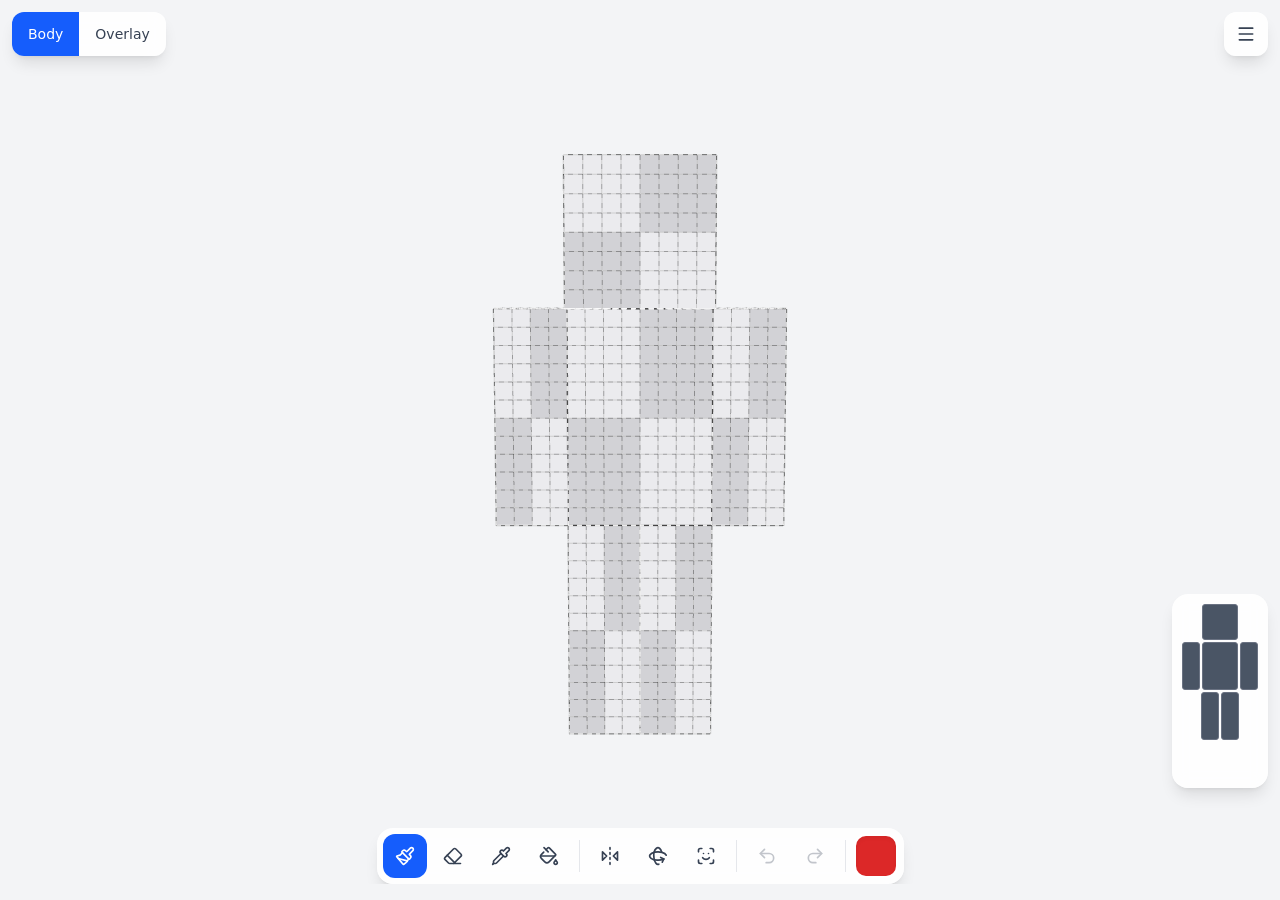
<file: craftyskins/index.html>
<!doctype html>
<html lang="en">
  <head>
    <meta charset="UTF-8" />
    <meta name="viewport" content="width=device-width, initial-scale=1.0, maximum-scale=1.0, user-scalable=no, viewport-fit=cover" />
    <title>CraftySkins</title>
    <link rel="icon" type="image/png" href="./favicon.png" />
    <link rel="manifest" href="./manifest.webmanifest" />
    <link rel="apple-touch-icon" href="./apple-touch-icon.png" />
    <meta name="apple-mobile-web-app-capable" content="yes" />
    <meta name="apple-mobile-web-app-status-bar-style" content="default" />
    <meta name="theme-color" content="#2563eb" />
    <script type="module" crossorigin src="./assets/index-DC72G6Cr.js"></script>
    <link rel="stylesheet" crossorigin href="./assets/index-MkHpmah1.css">
  </head>
  <body>
    <div id="root"></div>
  </body>
</html>
</file>
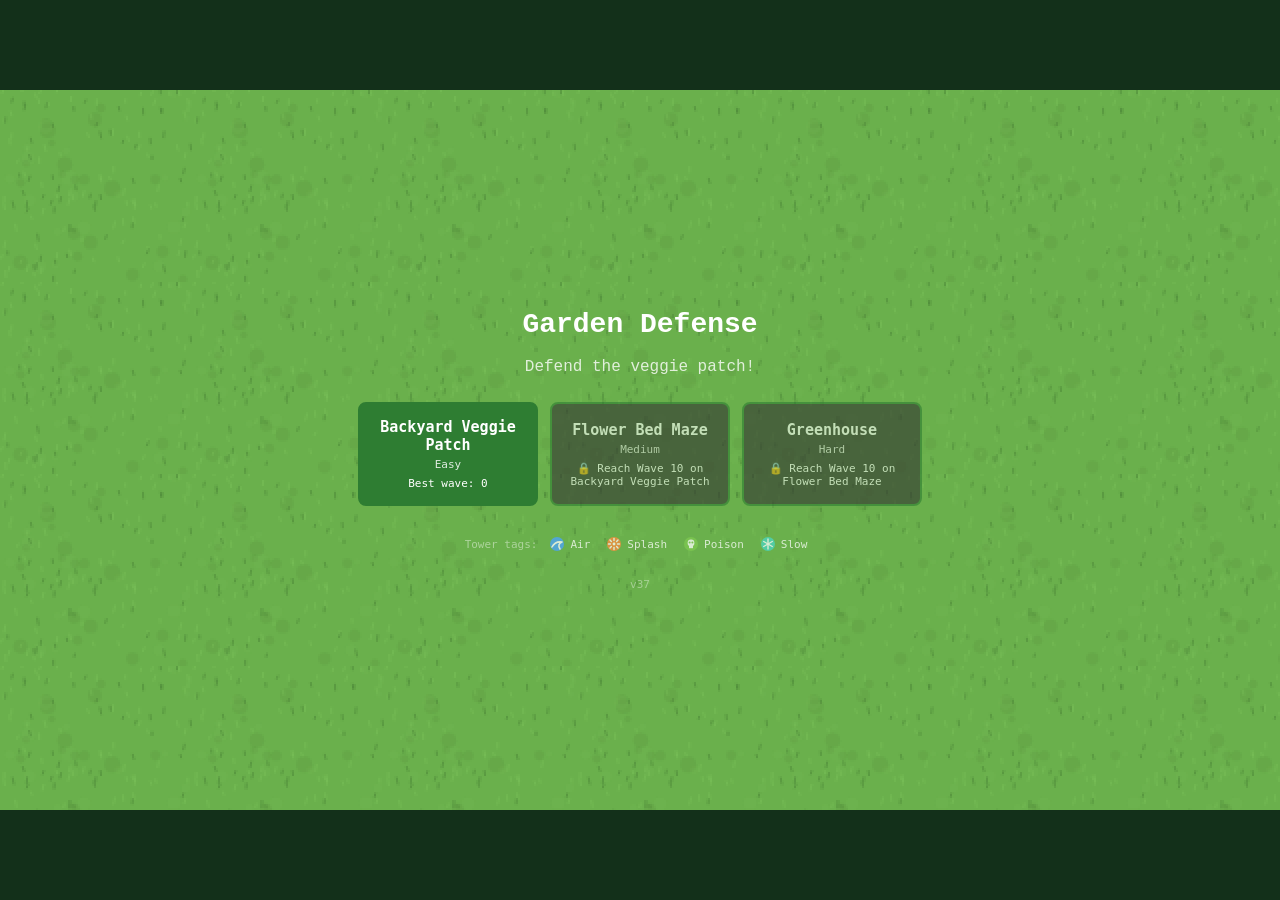
<file: garden-guard/index.html>
<!DOCTYPE html>
<html lang="en">
<head>
<meta charset="utf-8">
<meta name="viewport" content="width=device-width, initial-scale=1, maximum-scale=1, user-scalable=no, viewport-fit=cover">
<meta name="theme-color" content="#3a7d3a">
<!-- iOS standalone (home-screen) web app: fill the screen, no Safari chrome -->
<meta name="apple-mobile-web-app-capable" content="yes">
<meta name="mobile-web-app-capable" content="yes">
<meta name="apple-mobile-web-app-status-bar-style" content="black-translucent">
<meta name="apple-mobile-web-app-title" content="Garden Defense">
<link rel="apple-touch-icon" href="./icon-192.png">
<title>Garden Defense</title>
<link rel="manifest" href="./manifest.json">
<style>
  * { box-sizing: border-box; margin: 0; padding: 0; -webkit-tap-highlight-color: transparent; }
  :root { --grass:#6ab04c; --dirt:#8a5a2b; --ink:#13301a; --leaf:#3a7d3a; --sky:#bfe3ff; }
  html, body { height: 100%; }
  body {
    font-family: 'Courier New', monospace;
    background: #13301a; color: #fff;
    display: flex; justify-content: center; align-items: center;
    overflow: hidden;
  }
  #stage {
    /* 100vw/100vh include the notch/home-indicator strip under viewport-fit=cover,
       so the stage spans the FULL physical screen and the canvas centers on it. */
    position: fixed; top: 0; left: 0;
    width: 100vw; height: 100vh;
    display: flex; justify-content: center; align-items: center;
  }
  canvas {
    image-rendering: pixelated;
    image-rendering: crisp-edges;
    background: #6ab04c;
  }
  .overlay {
    position: absolute; inset: 0;
    display: flex; flex-direction: column; justify-content: center; align-items: center;
    text-align: center; gap: 12px;
  }
  .hidden { display: none !important; }
</style>
</head>
<body>
<div id="stage">
  <canvas id="game" width="640" height="360"></canvas>
  <div id="mapSelect" class="overlay"><h1>Garden Defense</h1></div>
  <div id="gameOver" class="overlay hidden"></div>
</div>
<script>
  const canvas = document.getElementById('game');
  const ctx = canvas.getContext('2d');
  const IW = 640, IH = 360; // internal resolution (landscape 16:9)
  const VERSION = 'v37';    // bump alongside CACHE_NAME in sw.js on each release

  const START_CASH = 200;
  const START_HEARTS = 20;
  const UNLOCK_WAVE = 10;          // clear this wave to unlock the next map
  const WIN_WAVE = 20;             // clear this wave to "defend the map" (win screen)
  const WAVE_CLEAR_BONUS = 26;     // cash awarded when a wave is fully cleared
  const WAVE_COUNTDOWN_MS = 8000;  // auto-start the next wave after this idle countdown
  const EARLY_START_BONUS_PER_SEC = 2; // bonus cash per whole second skipped by tapping Start Wave early

  // Tower types. range/px, dmg, fireMs (cooldown), and per-tier stats.
  // tiers[i] gives {cost, dmg, range, fireMs} for tier i (0 = base buy).
  const TOWERS = {
    can:    { name: 'Watering Can',   short:'Can',     color: '#4aa3ff', proj: 'drop', img:'tower-can',
              tiers: [ {cost:60,  dmg:6,  range:90,  fireMs:600},
                       {cost:50,  dmg:11, range:102, fireMs:540},
                       {cost:90,  dmg:20, range:116, fireMs:480} ] },
    zapper: { name: 'Bug Zapper',     short:'Zapper',  color: '#ffe14a', proj: 'zap', img:'tower-zapper', aoe:34, slow:0.5, slowMs:900, antiAir:true,
              tiers: [ {cost:90,  dmg:4,  range:88,  fireMs:1100},
                       {cost:80,  dmg:7,  range:98,  fireMs:1000},
                       {cost:130, dmg:12, range:108, fireMs:900} ] },
    sprink: { name: 'Sprinkler',      short:'Sprink',  color: '#4ad6c0', proj: 'splash', img:'tower-sprink', aoe:22,
              tiers: [ {cost:75,  dmg:3,  range:85,  fireMs:280},
                       {cost:70,  dmg:5,  range:94,  fireMs:250},
                       {cost:110, dmg:8,  range:104, fireMs:220} ] },
    scare:  { name: 'Scarecrow Sling', short:'Scare',  color: '#c98a3a', proj: 'pebble', img:'tower-scare', antiAir:true,
              tiers: [ {cost:120, dmg:22, range:140, fireMs:1400},
                       {cost:110, dmg:38, range:155, fireMs:1300},
                       {cost:170, dmg:64, range:170, fireMs:1200} ] },
    // Beehive: fires a SWARM of homing bees that chase their target until they connect
    // (guaranteed hit). bees = how many per volley; modest per-bee dmg. Great vs fast pests.
    beehive:{ name: 'Beehive',        short:'Beehive', color: '#f2b705', proj: 'bee', img:'tower-beehive', bees: 2, antiAir:true,
              tiers: [ {cost:100, dmg:5,  range:95,  fireMs:900,  bees:2},
                       {cost:90,  dmg:8,  range:105, fireMs:820,  bees:3},
                       {cost:140, dmg:13, range:118, fireMs:740,  bees:3} ] },
    // Mole Trap: no range ring — a buried trap. When a GROUND pest crosses its spot it
    // pops up for big fixed damage (chunks bosses, one-shots normal pests), then burrows
    // for a cooldown before re-arming. Can't hit flyers. The blast also SPLASHES nearby
    // ground pests (within 'splash' px) at a fraction of the damage. 'trig' = trigger radius.
    mole:   { name: 'Mole Trap',      short:'Mole',    color: '#7a5230', trap:true, trig:16, splashFrac:0.6,
              tiers: [ {cost:80,  dmg:120, range:16, fireMs:7000, splash:30},
                       {cost:70,  dmg:260, range:16, fireMs:6000, splash:40},
                       {cost:120, dmg:520, range:16, fireMs:5000, splash:52} ] },
    // Thorn Flinger: flings a single poison-tipped thorn at one target (GROUND or AIR —
    // antiAir). Low direct dmg, but the thorn POISONS: duration-based DoT that ticks small
    // damage and bypasses armor. Re-hitting refreshes/extends. Great vs tanky/slow (snails,
    // caterpillars, boss) + a 2nd anti-air option. poisTick=dmg/tick, poisMs=duration.
    sprayer:{ name: 'Thorn Flinger', short:'Thorn',   color: '#7fae3c', proj: 'poison', antiAir:true,
              tiers: [ {cost:85,  dmg:2, range:92,  fireMs:700, poisTick:4,  poisMs:2600},
                       {cost:75,  dmg:3, range:102, fireMs:640, poisTick:7,  poisMs:3000},
                       {cost:120, dmg:5, range:112, fireMs:580, poisTick:11, poisMs:3400} ] },
  };
  // Ordered by unlock wave so the bar reads left→right as a progression.
  const TOWER_ORDER = ['can','sprink','zapper','beehive','mole','sprayer','scare'];
  const SELL_REFUND = 0.6; // fraction of total spent returned on sell

  // Account-wide tower unlocks: a tower is available once the player's best wave reached
  // (across all maps) hits its threshold. 0 = unlocked from the start. Permanent once earned.
  // Thresholds roughly track when each tower's counter-threat first appears.
  const TOWER_UNLOCK = {
    can: 0, sprink: 0,   // starting kit
    zapper: 3,           // early AoE/slow
    beehive: 5,          // anti-air, before moths @ wave 6
    mole: 7,             // chokepoint trap
    sprayer: 9,          // poison DoT, before the wave-10 boss
    scare: 12,           // heavy sniper reward
  };
  function towerUnlocked(id) { return (meta.topWave || 0) >= (TOWER_UNLOCK[id] || 0); }

  // Capability tags shown as little icons on each tower slot (air / aoe / poison / slow).
  // Derived from the tower's def flags/stats; order is stable for consistent layout.
  function towerTags(id) {
    const def = TOWERS[id], t0 = def.tiers ? def.tiers[0] : {};
    const tags = [];
    if (def.antiAir) tags.push('air');
    if (def.aoe || t0.splash) tags.push('aoe');   // splash = area damage (mole blast)
    if (def.proj === 'poison' || t0.poisTick) tags.push('poison');
    if (def.slow) tags.push('slow');
    return tags;
  }

  // Pest types. hp/speed scale with wave elsewhere. hearts = cost if it leaks.
  const PESTS = {
    ant:   { name:'Ant',         hp:16,  speed:40, bounty:5,  hearts:1, color:'#8a3b2b', size:10, img:'pest-ant',    sprH:12 },
    beetle:{ name:'Beetle',      hp:52,  speed:24, bounty:12, hearts:2, color:'#2b3a8a', size:14, img:'pest-beetle', sprH:16 },
    lizard:{ name:'Lizard',      hp:11,  speed:82, bounty:6,  hearts:1, color:'#3a9d4a', size:12, img:'pest-lizard', sprH:14 },
    cat:   { name:'Caterpillar', hp:280, speed:20, bounty:60, hearts:5, color:'#b85ac0', size:20, img:'pest-cat',    sprH:24 },
    // Splitter: on death it spawns 2 'aphidling' children (less HP, faster) just behind
    // its death spot. Children don't re-split. Kill it early or get swarmed.
    aphid: { name:'Aphid',       hp:40,  speed:34, bounty:14, hearts:2, color:'#9fd14a', size:15, sprH:16, splits:2, childType:'aphidling' },
    aphidling:{ name:'Aphidling',hp:9,   speed:66, bounty:3,  hearts:1, color:'#c6e87a', size:9,  sprH:10 },
    // Flyer: only anti-air towers (Beehive/Zapper/Scarecrow) can hit it; ground traps/
    // towers whiff. Hovers above the path with a drop-shadow. Moderate HP, quick.
    moth:  { name:'Moth',        hp:28,  speed:58, bounty:12, hearts:2, color:'#d9c7a0', size:14, sprH:16, flying:true },
    // Armored: subtracts `armor` from every DIRECT hit (min 1 gets through), so rapid weak
    // shots are gutted and heavy hits punch through. Poison DoT bypasses armor (see
    // damagePest) — the Sprayer is its natural counter. Slow, chunky, good bounty.
    snail: { name:'Snail',       hp:46,  speed:22, bounty:16, hearts:2, color:'#c58a5a', size:16, sprH:18, armor:4 },
    // BOSS: huge HP, slow, big bounty + hearts if it leaks. Appears as the finale of the
    // wave-10 and wave-20 boss waves. Canvas-drawn (no sprite); boss flag drives the big
    // HP bar + screen shake on hits. Ground type (mole traps & all towers can hit it).
    grub:  { name:'Grubzilla',   hp:1400, speed:16, bounty:200, hearts:10, color:'#7b4ea0', size:34, sprH:40, boss:true },
  };

  // Maps as data. path = ordered waypoints (internal px). plots = buildable centers.
  // diff = per-map HP/wave-size multiplier. Path length drives coverage difficulty
  // under free placement (longer, windier = more shoot time = easier).
  const MAPS = [
    // EASY: long, winding S — lots of grass beside it, generous shoot time.
    { id:'backyard', name:'Backyard Veggie Patch', difficulty:'Easy', diff: 1.0,
      path: [ {x:-20,y:80}, {x:150,y:80}, {x:150,y:210}, {x:60,y:210}, {x:60,y:290},
              {x:290,y:290}, {x:290,y:140}, {x:420,y:140}, {x:420,y:280}, {x:550,y:280},
              {x:550,y:110}, {x:660,y:110} ] },
    // MEDIUM: moderate length, a few bends.
    { id:'flowerbed', name:'Flower Bed Maze', difficulty:'Medium', diff: 1.2,
      path: [ {x:-20,y:70}, {x:430,y:70}, {x:430,y:230}, {x:150,y:230}, {x:150,y:290},
              {x:560,y:290}, {x:560,y:160}, {x:660,y:160} ] },
    // HARD: short, direct Z — minimal exposure, little room to line up towers.
    { id:'greenhouse', name:'Greenhouse', difficulty:'Hard', diff: 1.4,
      path: [ {x:-20,y:120}, {x:330,y:120}, {x:330,y:280}, {x:500,y:280},
              {x:500,y:90}, {x:660,y:90} ] },
  ];

  // ---- Sprite images ----
  const IMG = {};
  function loadImages(done) {
    const names = ['tower-can','tower-zapper','tower-sprink','tower-scare',
                   'pest-ant','pest-beetle','pest-lizard','pest-cat','veggie'];
    let left = names.length;
    names.forEach(n => {
      const im = new Image();
      im.onload = im.onerror = () => { if (--left === 0) done(); };
      im.src = './public/' + n + '.png';
      IMG[n] = im;
    });
  }

  // ---- Persistent meta (unlocks + best wave) ----
  const META_KEY = 'gardenGuardMeta_v1';

  function freshMeta() {
    // best[mapId] = highest wave cleared; topWave = best wave reached across ALL maps
    // (drives account-wide tower unlocks).
    return { unlocked: { backyard: true }, best: {}, topWave: 0 };
  }
  function loadMeta() {
    try {
      const raw = localStorage.getItem(META_KEY);
      if (!raw) return freshMeta();
      const m = JSON.parse(raw);
      // Back-fill topWave for existing saves from the best per-map waves they already have.
      const best = m.best || {};
      const topWave = m.topWave != null ? m.topWave : Math.max(0, ...Object.values(best));
      return { unlocked: m.unlocked || { backyard:true }, best, topWave };
    } catch (e) { return freshMeta(); }
  }
  function saveMeta() {
    try { localStorage.setItem(META_KEY, JSON.stringify(meta)); } catch (e) {}
  }

  let meta = loadMeta();

  // Scale the canvas element to the largest fit in the viewport,
  // preserving the 16:9 internal ratio. Drawing always happens in IW×IH space.
  const stage = document.getElementById('stage');
  function fitCanvas() {
    // Use the visual viewport (true visible area) as the source of truth — on iOS
    // 100vh/stage.clientHeight over-reports (includes area behind the browser UI),
    // which made the canvas taller than the screen and clipped/off-centered it.
    const vv = window.visualViewport;
    const vw = (vv && vv.width)  || window.innerWidth  || document.documentElement.clientWidth;
    const vh = (vv && vv.height) || window.innerHeight || document.documentElement.clientHeight;
    // Keep the #stage sized to the real visible viewport so fl* centering is correct.
    stage.style.width = vw + 'px';
    stage.style.height = vh + 'px';
    const scale = Math.min(vw / IW, vh / IH);
    canvas.style.width = Math.floor(IW * scale) + 'px';
    canvas.style.height = Math.floor(IH * scale) + 'px';
  }
  window.addEventListener('resize', fitCanvas);
  // Re-fit on rotate (with delayed passes — iOS reports the old size synchronously).
  window.addEventListener('orientationchange', () => { fitCanvas(); setTimeout(fitCanvas, 250); setTimeout(fitCanvas, 600); });
  if (window.visualViewport) window.visualViewport.addEventListener('resize', fitCanvas);
  // Standalone launch settles the viewport late — re-fit on load and a few beats after.
  window.addEventListener('load', () => { fitCanvas(); setTimeout(fitCanvas, 150); setTimeout(fitCanvas, 500); });
  document.addEventListener('visibilitychange', () => { if (!document.hidden) fitCanvas(); });
  fitCanvas();

  // ---- Path geometry helpers ----

  // Precompute cumulative segment lengths for a path so we can map dist→point.
  function buildPath(points) {
    const segs = [];
    let total = 0;
    for (let i = 0; i < points.length - 1; i++) {
      const a = points[i], b = points[i+1];
      const len = Math.hypot(b.x - a.x, b.y - a.y);
      segs.push({ a, b, len, start: total });
      total += len;
    }
    return { points, segs, total };
  }
  // Map a distance traveled to an {x,y} on the path. Clamps to the ends.
  function pointAt(path, dist) {
    if (dist <= 0) return { ...path.points[0] };
    if (dist >= path.total) return { ...path.points[path.points.length - 1] };
    for (const s of path.segs) {
      if (dist <= s.start + s.len) {
        const t = (dist - s.start) / s.len;
        return { x: s.a.x + (s.b.x - s.a.x) * t, y: s.a.y + (s.b.y - s.a.y) * t };
      }
    }
    return { ...path.points[path.points.length - 1] };
  }
  function dist2(ax, ay, bx, by) { const dx=ax-bx, dy=ay-by; return dx*dx+dy*dy; }

  // ---- Free-placement geometry ----
  const PATH_HALF_W = 13;        // path stroke is 26px wide → 13px half-width
  const TOWER_R = 12;            // tower footprint radius (for spacing + path clearance)
  const PATH_CLEAR = PATH_HALF_W + TOWER_R - 2;  // min center-to-path distance to place
  const TOWER_GAP = TOWER_R * 2 - 2;             // min center-to-center between towers

  // Shortest distance from point (px,py) to a line segment a→b.
  function distToSeg(px, py, a, b) {
    const dx = b.x - a.x, dy = b.y - a.y;
    const len2 = dx*dx + dy*dy;
    let t = len2 ? ((px - a.x) * dx + (py - a.y) * dy) / len2 : 0;
    t = Math.max(0, Math.min(1, t));
    return Math.hypot(px - (a.x + t*dx), py - (a.y + t*dy));
  }
  // Shortest distance from a point to the whole path polyline.
  function distToPath(px, py) {
    let best = Infinity;
    for (const s of game.path.segs) best = Math.min(best, distToSeg(px, py, s.a, s.b));
    return best;
  }
  // Can a tower of `type` be placed centered at (x,y)? Checks bounds, path rules,
  // decor, tower spacing. Regular towers must sit OFF the path; traps must sit ON it
  // (within trigger reach of the path) so pests actually cross them.
  function canPlace(x, y, type, ignoreTower) {
    if (x < TOWER_R || x > IW - TOWER_R) return false;      // playfield bounds (x)
    if (y < 24 + TOWER_R || y > IH - 40 - TOWER_R) return false; // clear HUD top strip + tower bar
    const def = type ? TOWERS[type] : null;
    const dp = distToPath(x, y);
    if (def && def.trap) {
      // Trap: must be ON/beside the path so its trigger circle covers path pests.
      if (dp > PATH_HALF_W + (def.trig || 16) - 4) return false; // too far from the path
    } else {
      if (dp < PATH_CLEAR) return false;                    // regular tower: off the path
    }
    for (const d of game.decor) {                           // not on a tree/bush
      const clear = d.r + TOWER_R - 2;
      if (dist2(x, y, d.x, d.y) < clear*clear) return false;
    }
    for (const t of game.towers) {                          // not overlapping another tower
      if (t === ignoreTower) continue;
      if (dist2(x, y, t.x, t.y) < TOWER_GAP*TOWER_GAP) return false;
    }
    return true;
  }

  // ---- Terrain / path renderer ----

  // Texture is baked ONCE into offscreen canvases, then blitted each frame — never
  // speckle per-frame (thousands of draws/tick would tank the framerate).

  // A repeating grass tile: base green + a fine, even scatter of tiny blade marks.
  // Kept deliberately subtle (no big tonal blobs — those read as clumps on repeat).
  const GRASS_TILE = (() => {
    const T = 96, c = document.createElement('canvas'); c.width = c.height = T;
    const g = c.getContext('2d');
    g.fillStyle = '#6ab04c'; g.fillRect(0, 0, T, T);
    // very faint, small tone flecks for a touch of variation — low alpha, small radius
    for (let i = 0; i < 40; i++) {
      const lit = Math.random() < 0.5;
      g.fillStyle = lit ? 'rgba(120,186,88,0.18)' : 'rgba(78,132,56,0.16)';
      const x = Math.random()*T, y = Math.random()*T, r = 1.5 + Math.random()*2.5;
      g.beginPath(); g.arc(x, y, r, 0, Math.PI*2); g.fill();
    }
    // the main texture: lots of tiny blades, light + dark, evenly spread and low-contrast
    for (let i = 0; i < 150; i++) {
      const x = Math.random()*T, y = Math.random()*T;
      const lit = Math.random() < 0.55;
      g.strokeStyle = lit ? 'rgba(130,200,96,0.35)' : 'rgba(58,110,44,0.35)';
      g.lineWidth = 1;
      const lean = (Math.random()-0.5)*2;
      g.beginPath(); g.moveTo(x, y); g.lineTo(x + lean, y - (2 + Math.random()*2)); g.stroke();
    }
    return g.createPattern(c, 'repeat');
  })();

  // Bake the dirt path (with pebble/mottle texture) for a given path into a full-field
  // offscreen canvas. Path is fixed per game, so this runs once in newGame().
  function bakePathTexture(path) {
    const c = document.createElement('canvas'); c.width = IW; c.height = IH;
    const g = c.getContext('2d');
    // the dirt stroke itself
    g.strokeStyle = '#9a6a3a';
    g.lineWidth = 26; g.lineJoin = 'round'; g.lineCap = 'round';
    g.beginPath();
    path.points.forEach((p, i) => i ? g.lineTo(p.x, p.y) : g.moveTo(p.x, p.y));
    g.stroke();
    // a slightly darker edge: stroke again, thinner, with a subtle inner line for depth
    g.strokeStyle = 'rgba(120,82,44,0.55)'; g.lineWidth = 20;
    g.beginPath();
    path.points.forEach((p, i) => i ? g.lineTo(p.x, p.y) : g.moveTo(p.x, p.y));
    g.stroke();
    // pebbles: small dots placed within the path half-width (so they land on dirt,
    // not the grass), varied tone — this is the path's texture.
    for (const s of path.segs) {
      const steps = Math.max(2, Math.floor(s.len / 7));
      for (let i = 0; i < steps; i++) {
        const t = i / steps;
        const cx = s.a.x + (s.b.x - s.a.x) * t;
        const cy = s.a.y + (s.b.y - s.a.y) * t;
        // perpendicular offset within the path half-width
        const nx = -(s.b.y - s.a.y), ny = (s.b.x - s.a.x);
        const nl = Math.hypot(nx, ny) || 1;
        const off = (Math.random() - 0.5) * 2 * (PATH_HALF_W - 3);
        const px = cx + nx/nl * off, py = cy + ny/nl * off;
        const dark = Math.random() < 0.5;
        g.fillStyle = dark ? 'rgba(110,74,38,0.6)' : 'rgba(176,132,82,0.6)';
        const r = 0.8 + Math.random()*1.6;
        g.beginPath(); g.arc(px, py, r, 0, Math.PI*2); g.fill();
      }
    }
    return c;
  }

  function drawTerrain(path) {
    // grass: one patterned fill (texture baked into GRASS_TILE)
    ctx.fillStyle = GRASS_TILE;
    ctx.fillRect(0, 0, IW, IH);
    // dirt path: blit the pre-baked, textured path canvas
    if (game && game.pathTex) ctx.drawImage(game.pathTex, 0, 0);
    else {
      ctx.strokeStyle = '#9a6a3a';
      ctx.lineWidth = 26; ctx.lineJoin = 'round'; ctx.lineCap = 'round';
      ctx.beginPath();
      path.points.forEach((p, i) => i ? ctx.lineTo(p.x, p.y) : ctx.moveTo(p.x, p.y));
      ctx.stroke();
    }
    // veggie patch (goal) at path end
    const goal = path.points[path.points.length - 1];
    const veg = IMG['veggie'];
    if (veg && veg.width) {
      ctx.drawImage(veg, Math.round(goal.x - veg.width/2), Math.round(goal.y - veg.height + 12));
    } else {
      ctx.fillStyle = '#2e7d32';
      ctx.fillRect(goal.x - 24, goal.y - 24, 36, 48);
    }
  }

  // ---- Scenery renderer (canvas-drawn trees + bushes) ----
  function drawDecor(decor) {
    for (const d of decor) {
      // soft ground shadow for a touch of depth
      ctx.fillStyle = 'rgba(0,0,0,0.14)';
      ctx.beginPath();
      ctx.ellipse(d.x, d.y + d.r * 0.5, d.r * 1.1, d.r * 0.45, 0, 0, Math.PI*2);
      ctx.fill();
      if (d.kind === 'tree') {
        // trunk
        ctx.fillStyle = '#7a4a22';
        ctx.fillRect(Math.round(d.x - 3), Math.round(d.y), 6, Math.round(d.r * 0.8));
        // layered canopy (dark base → mid → highlight)
        const cy = d.y - d.r * 0.3;
        ctx.fillStyle = '#2f5d2a';
        ctx.beginPath(); ctx.arc(d.x, cy, d.r, 0, Math.PI*2); ctx.fill();
        ctx.fillStyle = '#3f7d36';
        ctx.beginPath(); ctx.arc(d.x - d.r*0.25, cy - d.r*0.2, d.r*0.75, 0, Math.PI*2); ctx.fill();
        ctx.fillStyle = '#56a046';
        ctx.beginPath(); ctx.arc(d.x - d.r*0.35, cy - d.r*0.35, d.r*0.4, 0, Math.PI*2); ctx.fill();
      } else {
        // bush: three overlapping blobs, lit from upper-left
        const b = d.r;
        ctx.fillStyle = '#35702e';
        ctx.beginPath(); ctx.arc(d.x - b*0.5, d.y, b*0.7, 0, Math.PI*2); ctx.fill();
        ctx.beginPath(); ctx.arc(d.x + b*0.5, d.y, b*0.7, 0, Math.PI*2); ctx.fill();
        ctx.beginPath(); ctx.arc(d.x, d.y - b*0.25, b*0.85, 0, Math.PI*2); ctx.fill();
        ctx.fillStyle = '#4e9440';
        ctx.beginPath(); ctx.arc(d.x - b*0.2, d.y - b*0.35, b*0.4, 0, Math.PI*2); ctx.fill();
      }
    }
  }

  // ---- Runtime state ----

  let game = null;
  let screen = 'mapSelect'; // 'mapSelect' | 'playing' | 'gameover'

  // ---- Scenery (trees + bushes) ----
  // Obstacle radii: the footprint a tower center must stay clear of.
  const TREE_R = 15, BUSH_R = 10;

  // Scatter random trees/bushes across the grass. Fresh per game (plain Math.random),
  // but frozen into game.decor so it's stable wave-to-wave. Rejects anything on the
  // path, on the veggie goal, under the HUD strips, or overlapping other scenery.
  function scatterDecor(path) {
    const decor = [];
    const goal = path.points[path.points.length - 1];
    const target = 8 + Math.floor(Math.random() * 7);   // aim for 8..14 pieces
    let tries = 0;
    while (decor.length < target && tries < 400) {
      tries++;
      const kind = Math.random() < 0.45 ? 'tree' : 'bush';
      const r = kind === 'tree' ? TREE_R : BUSH_R;
      const x = r + Math.random() * (IW - 2*r);
      const y = (24 + r) + Math.random() * ((IH - 40 - r) - (24 + r));
      if (distToPathPts(x, y, path) < PATH_HALF_W + r + 6) continue;  // keep off the path
      if (dist2(x, y, goal.x, goal.y) < 42*42) continue;              // clear the veggie goal
      let clash = false;
      for (const d of decor) {
        if (dist2(x, y, d.x, d.y) < (r + d.r + 4) * (r + d.r + 4)) { clash = true; break; }
      }
      if (clash) continue;
      decor.push({ x, y, kind, r });
    }
    return decor;
  }
  // Path-distance helper that takes an explicit path (used before game.path is set).
  function distToPathPts(px, py, path) {
    let best = Infinity;
    for (const s of path.segs) best = Math.min(best, distToSeg(px, py, s.a, s.b));
    return best;
  }

  function newGame(mapId) {
    const def = MAPS.find(m => m.id === mapId);
    const path = buildPath(def.path);
    game = {
      mapId, def,
      path,
      pathTex: bakePathTexture(path), // pre-rendered textured dirt path (baked once)
      decor: scatterDecor(path),  // frozen-per-game trees + bushes (placement obstacles)
      towers: [],       // free-placed {type, tier, x, y, cooldown}
      cash: START_CASH,
      hearts: START_HEARTS,
      wave: 0,
      waveActive: false,
      pests: [],        // {type, hp, maxHp, dist, speed, slowUntil}
      projectiles: [],  // {x,y, tx,ty, target, dmg, kind, aoe, slow, slowMs, speed}
      spawnQueue: [],   // pending {type, atMs} for the active wave
      elapsed: 0,       // ms since wave start, for spawn scheduling
      countdown: null,  // ms until the next wave auto-starts (null = no countdown running)
      selectedTowerType: null, // bottom-bar selection for placement
      selectedTower: null,     // placed tower whose popup is open
      ghost: null,             // {x,y} preview position while a tower type is selected
      paused: false,    // player-toggled freeze
      speed: 1,         // sim speed multiplier (1 or 2)
      wavePicker: null, // when open: the target wave being chosen in the jump picker
      pausedBeforePicker: false, // pause state to restore when the picker closes
      // --- juice ---
      pops: [],         // floating texts {x,y,vy,text,col,life,maxLife}
      particles: [],    // {x,y,vx,vy,life,maxLife,col,r}
      shake: 0,         // screen-shake magnitude (decays each frame)
      flash: 0,         // red damage-flash alpha (decays each frame)
      combo: 0,         // consecutive kills without a leak
      bestCombo: 0,     // high combo this run
      comboTimer: 0,    // ms since last kill (combo fades if idle too long)
      banner: null,     // {text, sub, life, maxLife, col} celebration banner
      winScreen: false, // true once "Map Defended!" is showing (wave 20 cleared)
    };
  }
  // Estimated cash a decent player would hold ARRIVING at the start of wave N
  // (i.e. having cleared N-1 waves). Calibrated to a real-run trajectory + a touch generous.
  function estCashForWave(N) {
    let c = START_CASH;
    for (let w = 1; w < N; w++) c += 70 + 16 * w;
    return c;
  }
  // Close the picker, restoring the pause state it had before opening.
  function closeWavePicker() {
    if (!game) return;
    game.wavePicker = null;
    game.paused = !!game.pausedBeforePicker;
  }
  // Jump straight to wave N: clean (full hearts), granting the estimated cash.
  function jumpToWave(N) {
    if (!game || game.waveActive) return;        // only between waves
    N = Math.max(1, Math.round(N));
    game.wave = N - 1;                            // startWave() increments to N
    game.cash = estCashForWave(N);
    game.countdown = null;                        // player decides when to start
    blip(880, 100);
    closeWavePicker();
  }
  // Arm the pre-wave countdown (on map start and after each wave clears).
  function armCountdown() { if (game) game.countdown = WAVE_COUNTDOWN_MS; }

  // ---- Tower economy + targeting helpers ----

  function towerBuyCost(type) { return TOWERS[type].tiers[0].cost; }
  function towerTierStats(t) { return TOWERS[t.type].tiers[t.tier]; }
  function upgradeCost(t) {
    const tiers = TOWERS[t.type].tiers;
    return t.tier + 1 < tiers.length ? tiers[t.tier + 1].cost : null; // null = maxed
  }
  function sellRefund(t) {
    const tiers = TOWERS[t.type].tiers;
    let spent = 0; for (let i = 0; i <= t.tier; i++) spent += tiers[i].cost;
    return Math.floor(spent * SELL_REFUND);
  }
  // Target the pest furthest along the path (closest to goal) within range.
  // Flyers can only be targeted by anti-air towers.
  function pickTarget(tower) {
    const s = towerTierStats(tower);
    const r2 = s.range * s.range;
    const canHitAir = !!TOWERS[tower.type].antiAir;
    let best = null;
    for (const p of game.pests) {
      if (PESTS[p.type].flying && !canHitAir) continue;   // ground tower can't hit flyers
      const pt = pointAt(game.path, p.dist);
      if (dist2(pt.x, pt.y, tower.x, tower.y) <= r2) {
        if (!best || p.dist > best.dist) best = p;
      }
    }
    return best;
  }

  // ---- Placement + upgrade + sell ----

  let actx = null;
  function blip(freq, ms, type) {
    try {
      if (!actx) actx = new (window.AudioContext || window.webkitAudioContext)();
      const o = actx.createOscillator(), g = actx.createGain();
      o.type = type || 'square'; o.frequency.value = freq;
      g.gain.value = 0.05; o.connect(g); g.connect(actx.destination);
      o.start(); o.stop(actx.currentTime + ms/1000);
    } catch (e) {}
  }

  // ---- Juice: floating popups, particles, shake, flash, combo, banners ----
  function addPop(x, y, text, col) {
    if (!game) return;
    game.pops.push({ x, y, vy: -0.03, text, col: col || '#fff', life: 900, maxLife: 900 });
    if (game.pops.length > 40) game.pops.shift();   // cap so a big wave can't pile up
  }
  function burst(x, y, col, n, spread) {
    if (!game) return;
    n = n || 8; spread = spread || 0.12;
    for (let i = 0; i < n; i++) {
      const a = Math.random() * Math.PI * 2, sp = spread * (0.4 + Math.random());
      game.particles.push({ x, y, vx: Math.cos(a)*sp, vy: Math.sin(a)*sp - 0.03,
        life: 600 + Math.random()*300, maxLife: 800, col, r: 1.5 + Math.random()*2 });
    }
    if (game.particles.length > 260) game.particles.splice(0, game.particles.length - 260);
  }
  function addShake(mag) { if (game) game.shake = Math.min(14, Math.max(game.shake, mag)); }
  function addFlash(a)   { if (game) game.flash = Math.min(0.6, Math.max(game.flash, a)); }
  function showBanner(text, sub, col, ms) {
    if (!game) return;
    game.banner = { text, sub: sub || '', col: col || '#ffe14a', life: ms || 2600, maxLife: ms || 2600 };
  }
  function bumpCombo() {
    if (!game) return;
    game.combo += 1; game.comboTimer = 0;
    if (game.combo > game.bestCombo) game.bestCombo = game.combo;
  }
  function resetCombo() { if (game) game.combo = 0; }
  // Advance all juice timers (called from update()).
  function updateJuice(dt) {
    game.shake *= Math.pow(0.86, dt / STEP);  if (game.shake < 0.2) game.shake = 0;
    game.flash *= Math.pow(0.88, dt / STEP);  if (game.flash < 0.01) game.flash = 0;
    for (const p of game.pops) { p.life -= dt; p.y += p.vy * dt; }
    game.pops = game.pops.filter(p => p.life > 0);
    for (const pr of game.particles) {
      pr.life -= dt; pr.x += pr.vx * dt; pr.y += pr.vy * dt; pr.vy += 0.0006 * dt; // gravity
    }
    game.particles = game.particles.filter(pr => pr.life > 0);
    if (game.banner) { game.banner.life -= dt; if (game.banner.life <= 0) game.banner = null; }
    if (game.combo > 0) { game.comboTimer += dt; if (game.comboTimer > 3500) resetCombo(); }
  }

  function placeTower(x, y, type) {
    if (!towerUnlocked(type)) return false;   // locked towers can't be placed
    if (game.cash < towerBuyCost(type) || !canPlace(x, y, type)) return false;
    game.cash -= towerBuyCost(type);
    game.towers.push({ type, tier: 0, x, y, cooldown: 0, strikeAnim: 0 });
    blip(660, 60);
    return true;
  }
  function upgradeTower(t) {
    const cost = upgradeCost(t);
    if (cost == null || game.cash < cost) return false;
    game.cash -= cost; t.tier += 1; blip(880, 80); return true;
  }
  function sellTower(t) {
    const i = game.towers.indexOf(t);
    if (i < 0) return;
    game.cash += sellRefund(t);
    game.towers.splice(i, 1);
  }

  // ---- Fixed-timestep loop ----

  const STEP = 1000 / 60; // fixed 60Hz update
  let acc = 0, last = 0;
  function frame(ts) {
    if (!last) last = ts;
    let delta = ts - last; last = ts;
    if (delta > 250) delta = 250; // avoid spiral after tab-away
    // Pause freezes the sim; speed (1x/2x) scales how much sim-time each real frame advances.
    const running = screen === 'playing' && game && !game.paused;
    acc += running ? delta * game.speed : 0;
    while (acc >= STEP) { if (running) update(STEP); acc -= STEP; }
    render();
    requestAnimationFrame(frame);
  }

  // ---- Wave composition + scaling ----

  // Per-map difficulty multiplier (pest HP). Set on each map in MAPS; defaults to 1.
  function mapDiff() { return (game && game.def && game.def.diff) || 1; }

  // HP grows per wave (steeper now) and scales by the map's difficulty; speed ramps a bit.
  // dist0 lets split children spawn partway along the path (at the parent's death spot).
  function scaledPest(type, n, dist0) {
    const base = PESTS[type];
    // Bosses scale GENTLY (linear-ish) — the normal 1.20^n exponential would make a
    // wave-20 boss absurd. Everything else uses the standard per-wave HP ramp.
    const hp = base.boss
      ? Math.round(base.hp * (1 + (n - 10) * 0.08) * mapDiff())   // +8% HP per wave past 10
      : Math.round(base.hp * Math.pow(1.13, n - 1) * mapDiff());  // flattened from 1.20 — 1.20
                                                                 // made the back half (18-20) an
                                                                 // unwinnable HP cliff vs linear DPS
    const speed = base.speed * (1 + Math.min(0.75, (n - 1) * 0.026));
    return { type, hp, maxHp: hp, dist: dist0 || 0, speed, slowUntil: 0 };
  }
  // Composition: counts grow with n (and a little with map difficulty); types are
  // interleaved round-robin so the stream is mixed; boss appended every 5th wave.
  function waveSpec(n) {
    const d = mapDiff();
    const bump = 1 + (d - 1) * 0.5;   // harder maps also send somewhat more pests
    const counts = {
      ant:    Math.round((3 + n) * bump),
      lizard: Math.floor(n * 0.85 * bump),
      beetle: Math.floor(n * 0.6  * bump),
      // Splitters arrive mid-game (wave 4+) and grow slowly — each one becomes 3 bodies.
      aphid:  n >= 4 ? Math.max(1, Math.round((n - 3) * 0.6 * bump)) : 0,
      // Armored snails arrive wave 5+ — want heavy hitters or poison (DoT bypasses armor).
      snail:  n >= 5 ? Math.max(1, Math.round((n - 4) * 0.5 * bump)) : 0,
      // Flyers arrive wave 6+ — need anti-air (Beehive/Zapper/Scarecrow) to hit them.
      moth:   n >= 6 ? Math.max(1, Math.round((n - 5) * 0.55 * bump)) : 0,
    };
    const order = ['ant', 'lizard', 'beetle', 'aphid', 'snail', 'moth'];
    const list = [];
    let remaining = counts.ant + counts.lizard + counts.beetle + counts.aphid + counts.snail + counts.moth;
    while (remaining > 0) {
      for (const t of order) {
        if (counts[t] > 0) { list.push(t); counts[t]--; remaining--; }
      }
    }
    // Caterpillar mini-boss every 5th wave (except the big boss waves, which get Grubzilla).
    if (n % 5 === 0 && !BOSS_WAVES.includes(n)) list.push('cat');
    // Big boss waves (10, 20): Grubzilla lumbers in as the grand finale.
    if (BOSS_WAVES.includes(n)) list.push('grub');
    return list;
  }
  const BOSS_WAVES = [10, 20];
  function isBossWave(n) { return BOSS_WAVES.includes(n); }

  // ---- Wave lifecycle + spawn scheduling ----

  const SPAWN_GAP = 650; // ms between spawns within a wave

  function startWave() {
    if (game.waveActive) return;
    // Early-start bonus: reward starting before the countdown runs out.
    if (game.countdown != null && game.countdown > 0) {
      const secsLeft = Math.ceil(game.countdown / 1000);
      game.cash += secsLeft * EARLY_START_BONUS_PER_SEC;
    }
    game.countdown = null;
    game.wave += 1;
    game.waveActive = true;
    game.elapsed = 0;
    noteWaveReached(game.wave);   // bump account-wide topWave + fire any tower unlocks
    const types = waveSpec(game.wave);
    game.spawnQueue = types.map((type, i) => {
      // The boss lumbers in last, after an extra beat so the swarm clears first.
      const extra = PESTS[type].boss ? 1400 : 0;
      return { type, atMs: i * SPAWN_GAP + extra };
    });
  }
  function leakPest(p) {
    blip(150, 140, 'sine');
    const h = PESTS[p.type].hearts;
    game.hearts -= h;
    // --- juice: a leak hurts — red flash, shake, lost-hearts popup, combo reset ---
    addFlash(0.4); addShake(6);
    const goal = game.path.points[game.path.points.length - 1];
    addPop(goal.x, goal.y - 20, '-' + h + '♥', '#ff5a5a');
    resetCombo();
    if (game.hearts <= 0) { game.hearts = 0; gameOver(); }
  }
  function onWaveCleared() {
    blip(990, 120);
    game.waveActive = false;
    game.cash += WAVE_CLEAR_BONUS;
    const prevBest = meta.best[game.mapId] || 0;
    if (game.wave > prevBest) { meta.best[game.mapId] = game.wave; saveMeta(); }
    // --- milestone celebrations ---
    if (game.wave === UNLOCK_WAVE) {
      const unlocked = unlockNext(game.mapId);   // returns the newly-unlocked map (or null)
      celebrate(unlocked ? 'Next Map Unlocked!' : 'Wave 10 Cleared!',
                unlocked ? unlocked.name + ' is open' : 'Keep going!', '#7ec0ff');
    } else if (game.wave >= UNLOCK_WAVE) {
      unlockNext(game.mapId);                     // (no-op if already unlocked)
    }
    if (game.wave === WIN_WAVE) {
      // "Map Defended!" — big celebration, then the win screen with Home / Continue.
      celebrate('Map Defended!', 'You beat ' + game.def.name + '!', '#ffe14a');
      blip(660, 180); blip(880, 220);
      game.winScreen = true;                      // shown by the renderer; pauses auto-advance
      return;                                     // don't arm the next-wave countdown yet
    }
    armCountdown(); // start the breather before the next wave
  }
  // A celebration: banner + confetti burst from the top-center.
  function celebrate(text, sub, col) {
    showBanner(text, sub, col, 3200);
    const cx = IW / 2, cy = 90;
    const colors = ['#ffe14a', '#ff7a5c', '#7ec0ff', '#5ad15a', '#f2b705'];
    for (let i = 0; i < 90; i++) {
      const a = Math.random() * Math.PI * 2, sp = 0.08 + Math.random() * 0.22;
      game.particles.push({ x: cx + (Math.random()-0.5)*120, y: cy,
        vx: Math.cos(a)*sp, vy: Math.abs(Math.sin(a))*sp*0.5 - 0.04,
        life: 1400 + Math.random()*900, maxLife: 2300,
        col: colors[(Math.random()*colors.length)|0], r: 2 + Math.random()*2.5 });
    }
    addShake(5);
  }
  // Reaching wave n: bump the account-wide topWave and celebrate any tower that just
  // crossed its unlock threshold (permanent, saved).
  function noteWaveReached(n) {
    const prev = meta.topWave || 0;
    if (n <= prev) return;
    // towers whose threshold falls in (prev, n] just unlocked
    const newly = TOWER_ORDER.filter(id => {
      const th = TOWER_UNLOCK[id] || 0;
      return th > prev && th <= n;
    });
    meta.topWave = n; saveMeta();
    if (newly.length) {
      const names = newly.map(id => TOWERS[id].name).join(' + ');
      celebrate(newly.length > 1 ? 'New Towers!' : 'New Tower!', names + ' unlocked', '#5ad15a');
      blip(740, 140); blip(990, 180);
    }
  }
  function unlockNext(mapId) {
    const idx = MAPS.findIndex(m => m.id === mapId);
    const next = MAPS[idx + 1];
    if (next && !meta.unlocked[next.id]) { meta.unlocked[next.id] = true; saveMeta(); return next; }
    return null;
  }
  function gameOver() { screen = 'gameover'; if (typeof renderGameOver === 'function') renderGameOver(); }

  // ---- Firing + projectiles + damage ----

  // Apply damage. Direct hits are reduced by the pest's flat armor (min 1 gets through);
  // poison ticks pass pierce=true to bypass armor (a tick is tiny — armor would zero it).
  function damagePest(p, dmg, pierce) {
    const armor = PESTS[p.type].armor || 0;
    if (armor && !pierce) dmg = Math.max(1, dmg - armor);
    p.hp -= dmg;
    if (p.hp <= 0) { onPestKilled(p); }
  }
  // Poison a pest: duration-based DoT. Re-spraying refreshes the duration and keeps the
  // stronger per-second tick. poisonTick = damage/second; poisonUntil = game.elapsed end.
  function applyPoison(p, tickPerSec, durMs) {
    p.poisonTick = Math.max(p.poisonTick || 0, tickPerSec);
    p.poisonUntil = Math.max(p.poisonUntil || 0, game.elapsed + durMs);
  }
  // Apply all active poison this frame (continuous DoT, armor-piercing).
  function tickPoison(dt) {
    for (const p of game.pests.slice()) {
      if (p.poisonUntil && p.poisonUntil > game.elapsed && p.poisonTick) {
        damagePest(p, p.poisonTick * (dt / 1000), true);   // pierce armor
      }
    }
  }
  function onPestKilled(p) {
    blip(440, 40, 'sawtooth');
    const def = PESTS[p.type];
    game.cash += def.bounty;
    const i = game.pests.indexOf(p);
    if (i >= 0) game.pests.splice(i, 1);
    // --- juice: cash popup, kill burst, combo ---
    const kp = pointAt(game.path, p.dist);
    const ky = kp.y - (def.flying ? 16 : 0);
    addPop(kp.x, ky, '+$' + def.bounty, '#ffe14a');
    burst(kp.x, ky, def.color, def.boss ? 26 : 7, def.boss ? 0.22 : 0.12);
    bumpCombo();
    if (def.boss) {                                   // boss down: big celebration
      blip(220, 300, 'square'); blip(440, 300, 'square');
      addShake(10);
      burst(kp.x, ky, '#ffe14a', 30, 0.25);
      addPop(kp.x, ky - 14, 'BOSS DOWN!', '#ff7a5c');
    }
    // Splitter: spawn children just BEHIND the death spot (so they don't skip ahead,
    // and sit outside any AoE blast that just landed). Children never re-split.
    if (def.splits && def.childType) {
      for (let k = 0; k < def.splits; k++) {
        const back = 10 + k * 8;                 // stagger them slightly along the path
        const d0 = Math.max(0, p.dist - back);
        game.pests.push(scaledPest(def.childType, game.wave, d0));
      }
    }
  }
  function fireTowers(dt) {
    for (const t of game.towers) {
      if (t.strikeAnim > 0) t.strikeAnim -= dt;              // tick the pop-up animation down
      if (t.cooldown > 0) t.cooldown -= dt;   // tick toward ready; never below 0 (no negative debt)
      if (t.cooldown > 0) continue;            // still cooling down
      const def = TOWERS[t.type];
      // Mole Trap: no projectile. When a GROUND pest crosses its buried spot, pop up for
      // big fixed damage, then burrow for the cooldown. Picks the furthest-along pest in trig.
      if (def.trap) {
        const s = towerTierStats(t);
        const trig = def.trig || 16, tr2 = trig * trig;
        let hit = null;
        for (const p of game.pests) {
          if (PESTS[p.type].flying) continue;                // can't trap flyers
          const pt = pointAt(game.path, p.dist);
          if (dist2(pt.x, pt.y, t.x, t.y) <= tr2) {
            if (!hit || p.dist > hit.dist) hit = p;
          }
        }
        if (hit) {
          damagePest(hit, s.dmg);
          // splash: catch nearby GROUND pests in the blast at a fraction of the damage.
          // Radius grows with tier (s.splash), so upgrading visibly widens the boom.
          const splashR = s.splash || 0;
          if (splashR) {
            const sr2 = splashR * splashR, frac = def.splashFrac || 0.5;
            for (const p of game.pests.slice()) {
              if (p === hit || PESTS[p.type].flying) continue;   // primary already hit; no flyers
              const pt = pointAt(game.path, p.dist);
              if (dist2(pt.x, pt.y, t.x, t.y) <= sr2) damagePest(p, s.dmg * frac);
            }
            burst(t.x, t.y, '#c08a4a', Math.round(10 + splashR*0.2), 0.18);  // dirt-blast puff scales a bit
          }
          blip(120, 120, 'square');
          addShake(4);
          t.strikeAnim = 320;                                // show the mole for 320ms
          t.cooldown = s.fireMs;                             // burrow + re-arm
        }
        continue;                                            // traps never shoot
      }
      const target = pickTarget(t); if (!target) continue; // ready, but no one to shoot — hold fire, stay at 0
      const s = towerTierStats(t);
      const pt = pointAt(game.path, target.dist);
      if (def.proj === 'bee') {
        // Beehive: launch a swarm of homing bees, fanned out from the hive. Each bee
        // chases its target (re-acquiring if it dies) until it connects or times out.
        const n = s.bees || def.bees || 2;
        for (let b = 0; b < n; b++) {
          const ang = Math.random() * Math.PI * 2, spread = 6 + Math.random() * 6;
          game.projectiles.push({
            x: t.x + Math.cos(ang) * spread, y: t.y + Math.sin(ang) * spread,
            tx: pt.x, ty: pt.y, target, kind: 'bee',
            dmg: s.dmg, aoe: 0, slow: 0, slowMs: 0,
            speed: 170 + Math.random() * 40,     // slight speed variance → organic swarm
            life: 2600,                          // ms before an orphaned bee gives up
          });
        }
      } else {
        game.projectiles.push({
          x: t.x, y: t.y, tx: pt.x, ty: pt.y, target,
          dmg: s.dmg, kind: def.proj, aoe: def.aoe || 0,
          slow: def.slow || 0, slowMs: def.slowMs || 0, speed: 320,
          poisTick: s.poisTick || 0, poisMs: s.poisMs || 0,   // poison payload (sprayer)
        });
      }
      t.cooldown = s.fireMs;                    // start a fresh cooldown from the shot
    }
  }
  // Nearest living pest to a point — bees use this to re-acquire when their target dies.
  function nearestPest(x, y) {
    let best = null, bd = Infinity;
    for (const p of game.pests) {
      const pt = pointAt(game.path, p.dist);
      const d = dist2(pt.x, pt.y, x, y);
      if (d < bd) { bd = d; best = p; }
    }
    return best;
  }
  function advanceProjectiles(dt) {
    const next = [];
    for (const pr of game.projectiles) {
      // Bees: age out, and chase a fresh target if the current one is gone.
      if (pr.kind === 'bee') {
        pr.life -= dt;
        if (pr.life <= 0) continue;                        // orphaned bee gives up
        if (!pr.target || !game.pests.includes(pr.target)) {
          pr.target = nearestPest(pr.x, pr.y);
          if (!pr.target) { next.push(pr); continue; }     // nothing to chase — drift, keep flying
        }
      }
      if (pr.target && game.pests.includes(pr.target)) {
        const pt = pointAt(game.path, pr.target.dist); pr.tx = pt.x; pr.ty = pt.y;
      }
      const dx = pr.tx - pr.x, dy = pr.ty - pr.y;
      const d = Math.hypot(dx, dy);
      const move = pr.speed * (dt / 1000);
      if (d <= move) {
        if (pr.aoe > 0) {
          for (const p of game.pests.slice()) {
            const ppt = pointAt(game.path, p.dist);
            if (dist2(ppt.x, ppt.y, pr.tx, pr.ty) <= pr.aoe * pr.aoe) {
              if (pr.slow) p.slowUntil = game.elapsed + pr.slowMs;
              damagePest(p, pr.dmg);
            }
          }
        } else if (pr.target && game.pests.includes(pr.target)) {
          if (pr.slow) pr.target.slowUntil = game.elapsed + pr.slowMs;
          if (pr.poisTick) applyPoison(pr.target, pr.poisTick, pr.poisMs);
          damagePest(pr.target, pr.dmg);
        }
        // projectile consumed (not pushed to next)
      } else {
        pr.x += dx / d * move; pr.y += dy / d * move; next.push(pr);
      }
    }
    game.projectiles = next;
  }

  function update(dt) {
    // Pre-wave countdown: when no wave is active, tick down and auto-start at 0.
    if (!game.waveActive && game.countdown != null) {
      game.countdown -= dt;
      if (game.countdown <= 0) { game.countdown = null; startWave(); return; }
    }
    game.elapsed += dt;
    updateJuice(dt);
    while (game.spawnQueue.length && game.spawnQueue[0].atMs <= game.elapsed) {
      const s = game.spawnQueue.shift();
      game.pests.push(scaledPest(s.type, game.wave));
      if (PESTS[s.type].boss) {                   // boss enters the field — announce it
        showBanner(PESTS[s.type].name + '!', 'Boss incoming', '#ff7a5c', 2200);
        addShake(8); blip(110, 400, 'sawtooth');
      }
    }
    for (const p of game.pests) {
      const slowed = p.slowUntil > game.elapsed ? 0.5 : 1;
      p.dist += p.speed * slowed * (dt / 1000);
    }
    const leaked = game.pests.filter(p => p.dist >= game.path.total);
    leaked.forEach(leakPest);
    if (screen !== 'playing') return;   // gameOver() fired — stop processing this frame
    game.pests = game.pests.filter(p => p.dist < game.path.total);
    fireTowers(dt);
    advanceProjectiles(dt);
    tickPoison(dt);   // damage-over-time resolves after direct hits
    // Wave clears the instant the last pest is gone — any still-airborne projectiles
    // are orphaned (their target is dead) and can't affect anything, so don't wait on them.
    if (game.waveActive && !game.spawnQueue.length && !game.pests.length) onWaveCleared();
  }

  function hudHitRects() {
    const barY = IH - 40, gap = 8, x0 = 8;
    // Fit all tower buttons across the full width (shrinks as towers are added).
    const bw = Math.floor((IW - x0*2 - gap*(TOWER_ORDER.length - 1)) / TOWER_ORDER.length);
    const towers = TOWER_ORDER.map((id, i) => ({ id, x: x0 + i*(bw+gap), y: barY, w: bw, h: 34 }));
    const startWave = { x: IW - 138, y: 26, w: 128, h: 26 };
    // Menu sits in the PLAYFIELD just below the top strip (top-left). The top ~22px strip
    // is a dead tap zone in the standalone app (system UI swallows touches there), so a
    // button up there is unreachable — keep it below y26 where taps actually register.
    const menu = { x: 8, y: 26, w: 76, h: 26 };
    const menuHit = { x: 4, y: 24, w: 86, h: 32 };   // small forgiving margin
    // Pause + speed sit to the right of Menu, same tappable row.
    const pause = { x: 92,  y: 26, w: 40, h: 26 };
    const speed = { x: 136, y: 26, w: 40, h: 26 };
    // "Jump" wave button — in the live HUD row (easy to tap), to the right of speed.
    const waveBtn = { x: 184, y: 26, w: 92, h: 26 };
    return { towers, startWave, menu, menuHit, pause, speed, waveBtn };
  }

  // Centered wave-jump picker: − [N] + with Jump and Cancel buttons stacked below.
  function wavePickerRects() {
    const w = 230, h = 130, x = (IW - w) / 2, y = 60;
    return {
      box:    { x, y, w, h },
      minus:  { x: x + 16,     y: y + 28, w: 44, h: 36 },
      plus:   { x: x + w - 60, y: y + 28, w: 44, h: 36 },
      jump:   { x: x + 28,     y: y + 72, w: w - 56, h: 24 },
      cancel: { x: x + 28,     y: y + 100, w: w - 56, h: 22 },
    };
  }

  // Max tier-0 stat values across SHOOTING towers, for normalizing the shop bars (0..1).
  // Traps (mole) are excluded — their huge fixed dmg / tiny range would wreck the scale.
  const STAT_TOWERS = TOWER_ORDER.filter(k => !TOWERS[k].trap);
  const STAT_MAX = {
    dmg:   Math.max(...STAT_TOWERS.map(k => TOWERS[k].tiers[0].dmg)),
    range: Math.max(...STAT_TOWERS.map(k => TOWERS[k].tiers[0].range)),
    rate:  Math.max(...STAT_TOWERS.map(k => 1000 / TOWERS[k].tiers[0].fireMs)),
  };
  // Shop preview panel: shows the tapped (but not-yet-placed) tower's stats as bars.
  function drawShopStats() {
    const id = game.selectedTowerType;
    if (!id) return;
    const def = TOWERS[id], t0 = def.tiers[0];
    const rate = 1000 / t0.fireMs;
    // Traps read differently: show raw hit damage + reload time, not the shooter bars.
    const rows = def.trap ? [
      { label: 'HIT',    frac: Math.min(1, t0.dmg / 600),            col: '#ff7a5c' },
      { label: 'RELOAD', frac: Math.max(0.1, 1 - t0.fireMs / 9000),  col: '#ffe14a' },
    ] : [
      { label: 'PWR',   frac: t0.dmg / STAT_MAX.dmg,     col: '#ff7a5c' },
      { label: 'RANGE', frac: t0.range / STAT_MAX.range, col: '#7ec0ff' },
      { label: 'SPEED', frac: rate / STAT_MAX.rate,      col: '#ffe14a' },
    ];
    const w = 168, h = 70, pad = 8;
    const x = 8, y = (IH - 40) - h - 6; // sit just above the tower bar, left-aligned
    ctx.fillStyle = 'rgba(0,0,0,0.82)';
    ctx.fillRect(x, y, w, h);
    ctx.strokeStyle = def.color; ctx.lineWidth = 2; ctx.strokeRect(x+1, y+1, w-2, h-2);
    ctx.fillStyle = '#fff'; ctx.font = '11px monospace'; ctx.textBaseline = 'middle';
    ctx.fillText(def.name, x + pad, y + 11);
    const barX = x + pad + 42, barW = w - pad*2 - 42, rowH = 15;
    rows.forEach((r, i) => {
      const ry = y + 26 + i*rowH;
      ctx.fillStyle = '#bbb'; ctx.font = '9px monospace';
      ctx.fillText(r.label, x + pad, ry + 4);
      ctx.fillStyle = 'rgba(255,255,255,0.15)';
      ctx.fillRect(barX, ry, barW, 7);
      ctx.fillStyle = r.col;
      ctx.fillRect(barX, ry, barW * Math.max(0.06, Math.min(1, r.frac)), 7);
    });
  }

  // Crisp canvas-drawn icons (iOS renders ▶/⏸ unicode as full-color emoji — avoid those).
  // All draw in the current ctx.fillStyle; (cx,cy) is the icon center, s the box size.
  function drawPlayIcon(cx, cy, s) {
    const h = s, w = s * 0.85;
    ctx.beginPath();
    ctx.moveTo(cx - w/2, cy - h/2);
    ctx.lineTo(cx + w/2, cy);
    ctx.lineTo(cx - w/2, cy + h/2);
    ctx.closePath();
    ctx.fill();
  }
  function drawPauseIcon(cx, cy, s) {
    const bw = s * 0.28, gap = s * 0.22, h = s;
    ctx.fillRect(cx - gap/2 - bw, cy - h/2, bw, h);
    ctx.fillRect(cx + gap/2,      cy - h/2, bw, h);
  }
  // Capability tag badge: a colored disc (~R=6) with a small white glyph. Each kind has
  // its own color + symbol so the kid learns them: air=wing/blue, aoe=burst/orange,
  // poison=skull/green, slow=snowflake/cyan.
  const TAG_COLORS = { air:'#4aa3ff', aoe:'#ff8a3c', poison:'#7ec850', slow:'#4ad6c0' };
  function drawTag(kind, cx, cy) {
    const R = 6;
    // disc + dark rim for contrast on any background
    ctx.fillStyle = 'rgba(0,0,0,0.55)';
    ctx.beginPath(); ctx.arc(cx, cy, R + 1, 0, Math.PI*2); ctx.fill();
    ctx.fillStyle = TAG_COLORS[kind] || '#ccc';
    ctx.beginPath(); ctx.arc(cx, cy, R, 0, Math.PI*2); ctx.fill();
    ctx.save();
    ctx.strokeStyle = '#fff'; ctx.fillStyle = '#fff';
    ctx.lineWidth = 1.2; ctx.lineJoin = 'round'; ctx.lineCap = 'round';
    if (kind === 'air') {
      // a little wing/chevron suggesting flight
      ctx.beginPath();
      ctx.moveTo(cx - 3, cy + 1.5); ctx.quadraticCurveTo(cx - 1, cy - 2.5, cx + 3, cy - 2);
      ctx.quadraticCurveTo(cx, cy, cx + 2, cy + 2); ctx.stroke();
    } else if (kind === 'aoe') {
      // burst: a center dot + short rays
      ctx.fillRect(cx - 1, cy - 1, 2, 2);
      for (let a = 0; a < 8; a++) {
        const an = a * Math.PI / 4;
        ctx.beginPath();
        ctx.moveTo(cx + Math.cos(an)*2.2, cy + Math.sin(an)*2.2);
        ctx.lineTo(cx + Math.cos(an)*4,   cy + Math.sin(an)*4);
        ctx.stroke();
      }
    } else if (kind === 'poison') {
      // skull: round head + two eye sockets + jaw line
      ctx.beginPath(); ctx.arc(cx, cy - 0.5, 3, 0, Math.PI*2); ctx.fill();
      ctx.fillStyle = TAG_COLORS.poison;
      ctx.beginPath(); ctx.arc(cx - 1.2, cy - 1, 0.9, 0, Math.PI*2); ctx.fill();
      ctx.beginPath(); ctx.arc(cx + 1.2, cy - 1, 0.9, 0, Math.PI*2); ctx.fill();
      ctx.fillStyle = '#fff';
      ctx.fillRect(cx - 1.6, cy + 2, 3.2, 1.6);            // jaw
      ctx.fillStyle = TAG_COLORS.poison;
      ctx.fillRect(cx - 1, cy + 2.2, 0.7, 1.2);
      ctx.fillRect(cx + 0.3, cy + 2.2, 0.7, 1.2);
    } else if (kind === 'slow') {
      // snowflake: 3 crossing lines
      for (let a = 0; a < 3; a++) {
        const an = a * Math.PI / 3;
        ctx.beginPath();
        ctx.moveTo(cx - Math.cos(an)*3.5, cy - Math.sin(an)*3.5);
        ctx.lineTo(cx + Math.cos(an)*3.5, cy + Math.sin(an)*3.5);
        ctx.stroke();
      }
    }
    ctx.restore();
  }

  // Tiny canvas-drawn padlock (locked-tower marker). cx,cy ≈ center; ~7px tall.
  function drawLock(cx, cy) {
    ctx.strokeStyle = '#ffd24a'; ctx.lineWidth = 1.3;        // shackle (amber, matches text)
    ctx.beginPath(); ctx.arc(cx, cy - 2, 1.8, Math.PI, 0); ctx.stroke();
    ctx.fillStyle = '#ffd24a';                               // body
    ctx.fillRect(cx - 2.6, cy - 1, 5.2, 4.2);
    ctx.fillStyle = '#4a3a10';                               // keyhole
    ctx.fillRect(cx - 0.4, cy + 0.2, 0.8, 1.8);
  }
  // Canvas-drawn beehive (no sprite): a stacked-dome skep with stripes + entrance hole.
  function drawBeehive(cx, cy, scale) {
    scale = scale || 1;
    const w = 20 * scale, h = 18 * scale;
    ctx.save();
    ctx.translate(cx, cy);
    // dome bands (bottom-up), light gold → darker gold
    const bands = 4;
    for (let i = 0; i < bands; i++) {
      const by = h/2 - (i+1) * (h/bands);
      const bw = w * (1 - i*0.16);
      ctx.fillStyle = i % 2 ? '#e0a200' : '#f2b705';
      ctx.beginPath();
      ctx.ellipse(0, by + (h/bands)/2, bw/2, (h/bands)/2 + 1, 0, 0, Math.PI*2);
      ctx.fill();
    }
    // entrance hole
    ctx.fillStyle = '#5a3d00';
    ctx.beginPath(); ctx.ellipse(0, h/2 - h/bands*0.5, 2.2*scale, 2.6*scale, 0, 0, Math.PI*2); ctx.fill();
    ctx.restore();
  }
  // Canvas-drawn mole trap: a dirt mound with a dark burrow hole; when 'pop' (0..1) is
  // high, a little mole head rises out of the hole (the strike animation).
  function drawMole(cx, cy, scale, pop) {
    scale = scale || 1; pop = pop || 0;
    ctx.save();
    ctx.translate(cx, cy);
    // dirt mound
    ctx.fillStyle = '#8a5a2b';
    ctx.beginPath(); ctx.ellipse(0, 4*scale, 11*scale, 6*scale, 0, 0, Math.PI*2); ctx.fill();
    ctx.fillStyle = '#6e461f';
    ctx.beginPath(); ctx.ellipse(0, 5*scale, 11*scale, 5*scale, 0, 0, Math.PI, true); ctx.fill();
    // burrow hole
    ctx.fillStyle = '#2a1a0a';
    ctx.beginPath(); ctx.ellipse(0, 1*scale, 5.5*scale, 3.5*scale, 0, 0, Math.PI*2); ctx.fill();
    // mole head popping up (only during strike)
    if (pop > 0.02) {
      const rise = 7 * scale * pop;
      ctx.fillStyle = '#4a3322';
      ctx.beginPath(); ctx.arc(0, 1*scale - rise, 4.2*scale, 0, Math.PI*2); ctx.fill();
      ctx.fillStyle = '#ffd9b0';                        // snout
      ctx.beginPath(); ctx.arc(0, 2*scale - rise, 1.6*scale, 0, Math.PI*2); ctx.fill();
      ctx.fillStyle = '#1a1008';                        // eyes
      ctx.beginPath(); ctx.arc(-1.6*scale, 0.4*scale - rise, 0.7*scale, 0, Math.PI*2); ctx.fill();
      ctx.beginPath(); ctx.arc( 1.6*scale, 0.4*scale - rise, 0.7*scale, 0, Math.PI*2); ctx.fill();
    }
    ctx.restore();
  }
  // Canvas-drawn Thorn Flinger: a bramble bush/pod with spiky stems radiating out,
  // tipped with poison thorns (purple-green). Reads as "shoots toxic thorns".
  function drawSprayer(cx, cy, scale) {
    scale = scale || 1;
    ctx.save(); ctx.translate(cx, cy);
    // spiky thorn stems radiating up/out
    ctx.strokeStyle = '#4a6b24'; ctx.lineWidth = 1.6 * scale; ctx.lineCap = 'round';
    const stems = [ [-7,-7], [0,-10], [7,-7], [-9,-1], [9,-1] ];
    for (const [ex, ey] of stems) {
      ctx.beginPath(); ctx.moveTo(0, 1*scale); ctx.lineTo(ex*scale*0.8, ey*scale*0.8); ctx.stroke();
      // poison thorn tip (a small pointed diamond)
      const tx = ex*scale*0.8, ty = ey*scale*0.8;
      ctx.fillStyle = '#9d6fc0';                            // poison purple
      ctx.beginPath();
      ctx.moveTo(tx, ty - 2.4*scale); ctx.lineTo(tx + 1.6*scale, ty);
      ctx.lineTo(tx, ty + 2.4*scale); ctx.lineTo(tx - 1.6*scale, ty); ctx.closePath(); ctx.fill();
    }
    // bramble pod / base bush
    ctx.fillStyle = '#5f8a2e';
    ctx.beginPath(); ctx.arc(0, 2*scale, 6*scale, 0, Math.PI*2); ctx.fill();
    ctx.fillStyle = '#7fae3c';                               // lit top
    ctx.beginPath(); ctx.arc(-1.5*scale, 0.5*scale, 3.2*scale, 0, Math.PI*2); ctx.fill();
    // a couple of toxic berries
    ctx.fillStyle = '#b388e0';
    ctx.beginPath(); ctx.arc(2.5*scale, 3*scale, 1.4*scale, 0, Math.PI*2); ctx.fill();
    ctx.beginPath(); ctx.arc(-2.5*scale, 4*scale, 1.1*scale, 0, Math.PI*2); ctx.fill();
    ctx.restore();
  }

  function drawHUD() {
    const hud = hudHitRects();
    // top strip
    ctx.fillStyle = 'rgba(0,0,0,0.35)';
    ctx.fillRect(0, 0, IW, 22);
    ctx.fillStyle = '#fff'; ctx.font = '12px monospace'; ctx.textBaseline = 'middle';
    ctx.fillText('♥ ' + game.hearts, 8, 11);
    ctx.fillText('$ ' + game.cash, 90, 11);
    // Wave counter shows progress toward the win (n/20); once defended, a ★ marks endless.
    const waveLabel = game.wave > WIN_WAVE
      ? 'Wave ' + game.wave + '★'
      : 'Wave ' + game.wave + '/' + WIN_WAVE;
    ctx.fillText(waveLabel, 180, 11);
    if (game.def) ctx.fillText(game.def.name, 290, 11);
    // version tag, right-aligned in the header
    ctx.textAlign = 'right'; ctx.fillStyle = 'rgba(255,255,255,0.5)';
    ctx.fillText(VERSION, IW - 8, 11);
    ctx.textAlign = 'left'; ctx.fillStyle = '#fff';

    // Menu button (return to map select) — in the playfield just below the top strip
    const mb = hud.menu;
    ctx.fillStyle = '#2e7d32';
    ctx.fillRect(mb.x, mb.y, mb.w, mb.h);
    ctx.fillStyle = '#fff'; ctx.font = '12px monospace';
    ctx.fillText('☰ Menu', mb.x + 9, mb.y + mb.h/2);

    // Pause / resume toggle
    const pb = hud.pause;
    ctx.fillStyle = game.paused ? '#b5532e' : '#2e7d32';
    ctx.fillRect(pb.x, pb.y, pb.w, pb.h);
    ctx.fillStyle = '#fff';
    if (game.paused) drawPlayIcon(pb.x + pb.w/2, pb.y + pb.h/2, 11);
    else             drawPauseIcon(pb.x + pb.w/2, pb.y + pb.h/2, 11);

    // Speed toggle (1x / 2x)
    const sb = hud.speed;
    ctx.fillStyle = game.speed === 2 ? '#c49a1f' : '#2e7d32';
    ctx.fillRect(sb.x, sb.y, sb.w, sb.h);
    ctx.fillStyle = '#fff';
    ctx.fillText(game.speed + 'x', sb.x + sb.w/2 - 8, sb.y + sb.h/2);

    // Wave-jump button (disabled-looking while a wave is active)
    const wb = hud.waveBtn;
    const canJump = !game.waveActive;
    ctx.fillStyle = canJump ? '#3a5f8a' : 'rgba(0,0,0,0.3)';
    ctx.fillRect(wb.x, wb.y, wb.w, wb.h);
    ctx.fillStyle = canJump ? '#fff' : '#888'; ctx.font = '11px monospace';
    ctx.fillText('Jump Wave', wb.x + 8, wb.y + wb.h/2);

    // small "PAUSED" label to the right of the wave button (game stays interactive)
    if (game.paused) {
      ctx.fillStyle = '#fff'; ctx.font = '12px monospace';
      drawPauseIcon(wb.x + wb.w + 15, wb.y + wb.h/2, 10);
      ctx.fillText('PAUSED', wb.x + wb.w + 24, wb.y + wb.h/2);
    }

    // bottom tower bar
    hud.towers.forEach(tb => {
      const id = tb.id;
      const locked = !towerUnlocked(id);
      const cost = towerBuyCost(id);
      const affordable = !locked && game.cash >= cost;
      const selected = game.selectedTowerType === id;
      ctx.fillStyle = selected ? '#2e7d32' : (affordable ? 'rgba(0,0,0,0.5)' : 'rgba(0,0,0,0.25)');
      ctx.fillRect(tb.x, tb.y, tb.w, tb.h);
      // tower icon (sprite) over a faint color backing; dim when unaffordable OR locked
      const dim = locked ? 0.25 : (affordable ? 1 : 0.4);
      ctx.fillStyle = affordable ? 'rgba(255,255,255,0.10)' : 'rgba(0,0,0,0.15)';
      ctx.fillRect(tb.x + 3, tb.y + 4, 26, 26);
      const im = IMG[TOWERS[id].img];
      if (im && im.width) {
        ctx.globalAlpha = dim;
        ctx.drawImage(im, tb.x + 4, tb.y + 5);   // 24x24 sprite
        ctx.globalAlpha = 1;
      } else if (id === 'beehive') {              // canvas-drawn beehive icon
        ctx.globalAlpha = dim; drawBeehive(tb.x + 16, tb.y + 17, 0.9); ctx.globalAlpha = 1;
      } else if (id === 'mole') {                 // canvas-drawn mole-trap icon
        ctx.globalAlpha = dim; drawMole(tb.x + 16, tb.y + 15, 0.95, 0.7); ctx.globalAlpha = 1;
      } else if (id === 'sprayer') {              // canvas-drawn sprayer icon
        ctx.globalAlpha = dim; drawSprayer(tb.x + 16, tb.y + 15, 0.9); ctx.globalAlpha = 1;
      } else {                                    // fallback color box if sprite missing
        ctx.fillStyle = affordable ? TOWERS[id].color : '#777';
        ctx.fillRect(tb.x + 4, tb.y + 7, 20, 20);
      }
      ctx.font = '10px monospace';
      if (locked) {
        // locked: name dimmed; a padlock + bright "Wave N" requirement under it (kept
        // left-aligned under the icon so it never crowds the right edge).
        ctx.fillStyle = '#9aa7b0';
        ctx.fillText(TOWERS[id].short || TOWERS[id].name, tb.x + 32, tb.y + 12);
        drawLock(tb.x + 35, tb.y + 25);
        ctx.fillStyle = '#ffd24a';                 // bright amber reads as "requirement"
        ctx.font = 'bold 9px monospace';
        ctx.fillText('Wv ' + TOWER_UNLOCK[id], tb.x + 42, tb.y + 25);
      } else {
        ctx.fillStyle = affordable ? '#fff' : '#999';
        ctx.fillText(TOWERS[id].short || TOWERS[id].name, tb.x + 32, tb.y + 12);
        ctx.fillText('$' + cost, tb.x + 32, tb.y + 25);
      }
      ctx.font = '12px monospace';
      // capability tag badges, floating just ABOVE the slot (right-aligned), always shown
      // (even when locked) so they double as "here's what this one does".
      const tags = towerTags(id);
      if (tags.length) {
        // sit the badges straddling the slot's top edge (~30% of their height overlaps
        // the box) so they use less of the play area above the bar.
        const gap = 15, ty = tb.y - 4;
        let tx = tb.x + tb.w - 9 - (tags.length - 1) * gap;
        ctx.globalAlpha = locked ? 0.7 : 1;
        for (const kind of tags) { drawTag(kind, tx, ty); tx += gap; }
        ctx.globalAlpha = 1;
      }
    });

    // Start Wave button when idle, with the auto-start countdown
    if (!game.waveActive) {
      const b = hud.startWave;
      const secs = game.countdown != null ? Math.ceil(game.countdown / 1000) : null;
      // urgent (red-ish) in the last 3s so it draws the eye
      ctx.fillStyle = (secs != null && secs <= 3) ? '#b5532e' : '#2e7d32';
      ctx.fillRect(b.x, b.y, b.w, b.h);
      // countdown progress fill (drains left→right as time runs out)
      if (secs != null) {
        const frac = Math.max(0, Math.min(1, game.countdown / WAVE_COUNTDOWN_MS));
        ctx.fillStyle = 'rgba(255,255,255,0.18)';
        ctx.fillRect(b.x, b.y, b.w * frac, b.h);
      }
      ctx.fillStyle = '#fff';
      drawPlayIcon(b.x + 13, b.y + b.h/2, 9);
      const label = secs != null ? ('Start  ' + secs + 's') : 'Start Wave';
      ctx.fillText(label, b.x + 22, b.y + b.h/2);
    }
  }

  // ---- Tap input ----

  function canvasPoint(evt) {
    const rect = canvas.getBoundingClientRect();
    if (!rect.width || !rect.height) return { x: -1, y: -1 };  // not laid out — treat as a miss
    const cx = (evt.touches ? evt.touches[0].clientX : evt.clientX) - rect.left;
    const cy = (evt.touches ? evt.touches[0].clientY : evt.clientY) - rect.top;
    return { x: cx / rect.width * IW, y: cy / rect.height * IH };
  }
  function inRect(p, r) { return p.x>=r.x && p.x<=r.x+r.w && p.y>=r.y && p.y<=r.y+r.h; }

  function popupHitRects(tw) {
    const w = 140, h = 96;
    // Prefer placing to the right of the tower; flip left if it'd run off the edge.
    let x = tw.x + 16;
    if (x + w > IW - 4) x = tw.x - 16 - w;
    x = Math.max(4, Math.min(IW - w - 4, x));
    const barTop = IH - 40;                          // tower bar top (matches hudHitRects)
    const y = Math.min(barTop - h - 4, Math.max(24, tw.y - h/2));
    const bw = (w - 18) / 2;                          // two side-by-side buttons
    return {
      box:    { x, y, w, h },
      upgrade:{ x: x+6,      y: y+h-26, w: bw, h: 20 },
      sell:   { x: x+12+bw,  y: y+h-26, w: bw, h: 20 },
    };
  }
  function drawPopup() {
    if (!game.selectedTower) return;
    const t = game.selectedTower, r = popupHitRects(t), b = r.box;
    const def = TOWERS[t.type], s = towerTierStats(t);
    const rate = 1000 / s.fireMs;

    // panel
    ctx.fillStyle = 'rgba(0,0,0,0.82)'; ctx.fillRect(b.x, b.y, b.w, b.h);
    ctx.strokeStyle = def.color; ctx.lineWidth = 2; ctx.strokeRect(b.x+1, b.y+1, b.w-2, b.h-2);

    // title: name + current tier
    ctx.fillStyle = '#fff'; ctx.font = '11px monospace'; ctx.textBaseline = 'middle';
    ctx.fillText(def.name, b.x + 8, b.y + 11);
    ctx.fillStyle = '#ffe14a'; ctx.font = '9px monospace';
    ctx.fillText('Lv ' + (t.tier + 1), b.x + b.w - 30, b.y + 11);

    // current-tier stat bars — traps show HIT/RELOAD, shooters show PWR/RANGE/SPEED
    const rows = def.trap ? [
      { label:'HIT',    frac: Math.min(1, s.dmg / 600),           col:'#ff7a5c' },
      { label:'RELOAD', frac: Math.max(0.1, 1 - s.fireMs / 9000), col:'#ffe14a' },
    ] : [
      { label:'PWR',   frac: s.dmg / STAT_MAX.dmg,     col:'#ff7a5c' },
      { label:'RANGE', frac: s.range / STAT_MAX.range, col:'#7ec0ff' },
      { label:'SPEED', frac: rate / STAT_MAX.rate,     col:'#ffe14a' },
    ];
    const barX = b.x + 48, barW = b.w - 8 - 48, rowH = 13;
    ctx.font = '9px monospace';
    rows.forEach((row, i) => {
      const ry = b.y + 24 + i*rowH;
      ctx.fillStyle = '#bbb'; ctx.fillText(row.label, b.x + 8, ry + 4);
      ctx.fillStyle = 'rgba(255,255,255,0.15)'; ctx.fillRect(barX, ry, barW, 6);
      ctx.fillStyle = row.col; ctx.fillRect(barX, ry, barW * Math.max(0.06, Math.min(1, row.frac)), 6);
    });

    // ---- Upgrade button (green, ▲ + cost) ----
    const up = upgradeCost(t);
    const maxed = up == null;
    const canAfford = !maxed && game.cash >= up;     // live-updates each frame as cash changes
    ctx.fillStyle = maxed ? '#555' : (canAfford ? '#2e7d32' : '#26432a');
    ctx.fillRect(r.upgrade.x, r.upgrade.y, r.upgrade.w, r.upgrade.h);
    ctx.fillStyle = maxed ? '#aaa' : (canAfford ? '#fff' : '#6f8a72');
    ctx.font = '10px monospace';
    ctx.fillText(maxed ? 'MAX' : ('▲ $' + up), r.upgrade.x + 6, r.upgrade.y + 11);

    // ---- Sell button (red, $ + refund) ----
    ctx.fillStyle = '#8a3b2b'; ctx.fillRect(r.sell.x, r.sell.y, r.sell.w, r.sell.h);
    ctx.fillStyle = '#fff';
    ctx.fillText('$ ' + sellRefund(t), r.sell.x + 6, r.sell.y + 11);
  }

  let dragging = false;  // true while press-and-dragging a ghost into place

  // Pointer DOWN: handle UI, or begin placing/selecting on the field.
  function onDown(evt) {
    evt.preventDefault();
    if (screen !== 'playing') return;   // map select & game over use DOM overlays
    const p = canvasPoint(evt);
    const hud = hudHitRects();
    dragging = false;

    // (0a) win screen is modal: only Home / Continue act.
    if (game.winScreen) {
      const r = winScreenRects();
      if (inRect(p, r.home)) { game.winScreen = false; showMapSelect(); return; }
      if (inRect(p, r.cont)) { game.winScreen = false; armCountdown(); return; }  // keep playing (endless)
      return;  // swallow other taps
    }

    // (0) wave-jump picker is modal: only its own buttons act; taps elsewhere are ignored
    //     (no tap-outside-to-cancel, to avoid accidental dismissal).
    if (game.wavePicker != null) {
      const pk = wavePickerRects();
      if (inRect(p, pk.minus))  { game.wavePicker = Math.max(1, game.wavePicker - 1); return; }
      if (inRect(p, pk.plus))   { game.wavePicker = game.wavePicker + 1; return; }
      if (inRect(p, pk.jump))   { jumpToWave(game.wavePicker); return; }
      if (inRect(p, pk.cancel)) { closeWavePicker(); return; }
      return;  // swallow taps outside the modal
    }

    // (a) HUD buttons
    if (inRect(p, hud.menuHit)) { showMapSelect(); return; }
    if (inRect(p, hud.pause))   { game.paused = !game.paused; return; }
    if (inRect(p, hud.speed))   { game.speed = game.speed === 2 ? 1 : 2; return; }
    // Jump-Wave button → open the jump picker (pauses while choosing)
    if (inRect(p, hud.waveBtn)) {
      if (!game.waveActive) {
        game.wavePicker = Math.max(1, game.wave + 1);
        game.pausedBeforePicker = game.paused;  // remember, so we don't un-pause a manual pause
        game.paused = true;
      }
      return;
    }
    if (!game.waveActive && inRect(p, hud.startWave)) { startWave(); return; }
    for (const tb of hud.towers) {
      if (inRect(p, tb)) {
        if (!towerUnlocked(tb.id)) {               // locked — soft reject, hint at the wave
          blip(200, 90, 'sine');
          showBanner('Locked', 'Reach Wave ' + TOWER_UNLOCK[tb.id] + ' to unlock', '#aaa', 1600);
          return;
        }
        game.selectedTowerType = (game.selectedTowerType === tb.id) ? null : tb.id;
        game.selectedTower = null; game.ghost = null;
        return;
      }
    }
    // (b) open popup's Upgrade/Sell buttons
    if (game.selectedTower) {
      const pop = popupHitRects(game.selectedTower);
      if (inRect(p, pop.upgrade)) { upgradeTower(game.selectedTower); return; }
      if (inRect(p, pop.sell))    { sellTower(game.selectedTower); game.selectedTower = null; return; }
    }
    // (c) a tower type is armed → begin a drag: ghost follows the pointer, placed on release
    if (game.selectedTowerType) {
      dragging = true;
      game.ghost = { x: p.x, y: p.y };
      return;
    }
    // (d) tapped an existing tower → open its popup
    let hitTower = null, bestD = TOWER_R*TOWER_R;
    for (const t of game.towers) {
      const d = dist2(p.x, p.y, t.x, t.y);
      if (d < bestD) { bestD = d; hitTower = t; }
    }
    if (hitTower) { game.selectedTower = hitTower; return; }
    // (e) empty space clears selection/popup
    game.selectedTower = null; game.ghost = null;
  }

  // Pointer MOVE: while dragging, the ghost follows (render shows live validity).
  function onMove(evt) {
    if (!dragging || !game || !game.selectedTowerType) return;
    evt.preventDefault();
    const p = canvasPoint(evt);
    game.ghost = { x: p.x, y: p.y };
  }

  // Pointer UP: drop the tower at the ghost position (place if valid+affordable).
  function onUp(evt) {
    if (!dragging) return;
    evt.preventDefault();
    dragging = false;
    if (!game || !game.selectedTowerType || !game.ghost) return;
    const g = game.ghost;
    if (placeTower(g.x, g.y, game.selectedTowerType)) {
      game.selectedTowerType = null;  // placed — disarm
    } else {
      blip(180, 90, 'sine');   // invalid spot / can't afford — soft reject, stay armed
    }
    game.ghost = null;  // clear the preview on release either way
  }

  canvas.addEventListener('mousedown', onDown);
  canvas.addEventListener('mousemove', onMove);
  window.addEventListener('mouseup', onUp);   // catch release even outside the canvas
  canvas.addEventListener('touchstart', onDown, { passive: false });
  canvas.addEventListener('touchmove',  onMove, { passive: false });
  canvas.addEventListener('touchend',   onUp,   { passive: false });

  function render() {
    if (screen !== 'playing' || !game) {
      // Not in play: paint the textured grass so the map-select / game-over
      // overlays (transparent DOM) sit on the same lawn as the game, not flat green.
      ctx.fillStyle = '#6ab04c'; ctx.fillRect(0, 0, IW, IH);
      ctx.fillStyle = GRASS_TILE; ctx.fillRect(0, 0, IW, IH);
      return;
    }
    // Screen shake: offset the whole gameplay layer by a decaying random jitter.
    ctx.save();
    if (game.shake > 0.2) {
      const sx = (Math.random() - 0.5) * game.shake, sy = (Math.random() - 0.5) * game.shake;
      ctx.translate(sx, sy);
    }
    drawTerrain(game.path);
    drawDecor(game.decor);   // trees + bushes sit on the grass, under towers/pests
    for (const p of game.pests) {
      const def = PESTS[p.type];
      const pt = pointAt(game.path, p.dist);
      const im = IMG[def.img];
      let drawH = def.sprH || def.size;
      // Boss (Grubzilla): big canvas-drawn brute with a chunky look + prominent bar.
      if (def.boss) {
        const r = def.size / 2, wob = Math.sin(p.dist / 6) * 2;
        ctx.fillStyle = 'rgba(0,0,0,0.25)';
        ctx.beginPath(); ctx.ellipse(pt.x, pt.y + r*0.7, r*1.05, r*0.45, 0, 0, Math.PI*2); ctx.fill();
        // segmented body
        for (let seg = 2; seg >= 0; seg--) {
          ctx.fillStyle = seg % 2 ? '#5f3b80' : def.color;
          ctx.beginPath(); ctx.arc(pt.x - seg*4 + wob*0.3, pt.y, r - seg*1.5, 0, Math.PI*2); ctx.fill();
        }
        ctx.fillStyle = '#3a2450';                         // spiky back ridges
        for (let k = -1; k <= 1; k++) { ctx.beginPath();
          ctx.moveTo(pt.x + k*8, pt.y - r*0.7); ctx.lineTo(pt.x + k*8 - 3, pt.y - r*1.15);
          ctx.lineTo(pt.x + k*8 + 3, pt.y - r*1.15); ctx.closePath(); ctx.fill(); }
        ctx.fillStyle = '#ffe14a';                         // angry eyes
        ctx.beginPath(); ctx.arc(pt.x + r*0.5 + wob, pt.y - r*0.2, 2.6, 0, Math.PI*2); ctx.fill();
        ctx.beginPath(); ctx.arc(pt.x + r*0.5 + wob, pt.y + r*0.3, 2.6, 0, Math.PI*2); ctx.fill();
        // big HP bar always visible above the boss
        const frac = Math.max(0, p.hp / p.maxHp), bw = 46;
        const bx = Math.round(pt.x - bw/2), by = Math.round(pt.y - r - 12);
        ctx.fillStyle = 'rgba(0,0,0,0.75)'; ctx.fillRect(bx-1, by-1, bw+2, 7);
        ctx.fillStyle = frac > 0.5 ? '#5ad15a' : frac > 0.25 ? '#ffe14a' : '#e8503a';
        ctx.fillRect(bx, by, Math.round(bw*frac), 5);
        continue;
      }
      // Flyers (moth): hover ABOVE the path with a ground shadow + fluttering wings.
      if (def.flying) {
        const lift = 14 + Math.sin(p.dist / 9) * 2;        // hover height + gentle bob
        const fx = pt.x, fy = pt.y - lift;
        ctx.fillStyle = 'rgba(0,0,0,0.18)';                // shadow on the path below
        ctx.beginPath(); ctx.ellipse(pt.x, pt.y + 2, 6, 2.4, 0, 0, Math.PI*2); ctx.fill();
        const r = def.size / 2;
        const flap = (Math.floor(game.elapsed / 70) % 2) ? 1 : 0.6;  // wing-beat
        ctx.fillStyle = 'rgba(190,175,140,0.9)';           // wings
        ctx.beginPath(); ctx.ellipse(fx - r*0.7, fy, r*0.8, r*flap, -0.5, 0, Math.PI*2); ctx.fill();
        ctx.beginPath(); ctx.ellipse(fx + r*0.7, fy, r*0.8, r*flap,  0.5, 0, Math.PI*2); ctx.fill();
        ctx.fillStyle = def.color;                         // body
        ctx.beginPath(); ctx.ellipse(fx, fy, r*0.4, r*0.75, 0, 0, Math.PI*2); ctx.fill();
        ctx.fillStyle = 'rgba(60,45,20,0.8)';              // two tiny antennae dots
        ctx.beginPath(); ctx.arc(fx - 1.5, fy - r*0.7, 0.9, 0, Math.PI*2); ctx.fill();
        ctx.beginPath(); ctx.arc(fx + 1.5, fy - r*0.7, 0.9, 0, Math.PI*2); ctx.fill();
        if (p.hp < p.maxHp) {                              // health bar above the flyer
          const frac = Math.max(0, p.hp / p.maxHp), bw = 16;
          const bx = Math.round(fx - bw/2), by = Math.round(fy - r - 8);
          ctx.fillStyle = 'rgba(0,0,0,0.7)'; ctx.fillRect(bx-1, by-1, bw+2, 5);
          ctx.fillStyle = frac > 0.5 ? '#5ad15a' : frac > 0.25 ? '#ffe14a' : '#e8503a';
          ctx.fillRect(bx, by, Math.round(bw*frac), 3);
        }
        continue;
      }
      if (im && im.width) {
        const fw = im.width / 2;                       // 2-frame walk strip
        const frame = Math.floor(p.dist / 8) % 2;      // wiggle by distance traveled
        drawH = im.height;
        ctx.drawImage(im, frame*fw, 0, fw, im.height, Math.round(pt.x - fw/2), Math.round(pt.y - im.height/2), fw, im.height);
      } else if (def.armor) {
        // Snail: a foot/body with a spiral shell on top — reads as the armored one.
        const r = def.size / 2, wob = Math.sin(p.dist / 6) * 0.8;
        ctx.fillStyle = 'rgba(0,0,0,0.18)';
        ctx.beginPath(); ctx.ellipse(pt.x, pt.y + r*0.6, r*1.05, r*0.4, 0, 0, Math.PI*2); ctx.fill();
        // soft body/foot
        ctx.fillStyle = '#d8b48a';
        ctx.beginPath(); ctx.ellipse(pt.x + wob, pt.y + r*0.3, r*1.0, r*0.5, 0, 0, Math.PI*2); ctx.fill();
        // head + eye stalks (leading, in travel direction ≈ to the right)
        ctx.beginPath(); ctx.ellipse(pt.x + r*0.9 + wob, pt.y + r*0.1, r*0.4, r*0.35, 0, 0, Math.PI*2); ctx.fill();
        ctx.strokeStyle = '#d8b48a'; ctx.lineWidth = 1.5;
        ctx.beginPath(); ctx.moveTo(pt.x + r*1.0, pt.y); ctx.lineTo(pt.x + r*1.2, pt.y - r*0.7); ctx.stroke();
        ctx.fillStyle = '#3a2a1a';
        ctx.beginPath(); ctx.arc(pt.x + r*1.2, pt.y - r*0.7, 1, 0, Math.PI*2); ctx.fill();
        // the armored shell (spiral)
        ctx.fillStyle = def.color;
        ctx.beginPath(); ctx.arc(pt.x - r*0.2 + wob, pt.y - r*0.15, r*0.85, 0, Math.PI*2); ctx.fill();
        ctx.strokeStyle = '#7a4f2a'; ctx.lineWidth = 1.5;
        ctx.beginPath(); ctx.arc(pt.x - r*0.2 + wob, pt.y - r*0.15, r*0.55, 0, Math.PI*2); ctx.stroke();
        ctx.beginPath(); ctx.arc(pt.x - r*0.2 + wob, pt.y - r*0.15, r*0.28, 0, Math.PI*2); ctx.stroke();
        ctx.fillStyle = 'rgba(255,255,255,0.3)';
        ctx.beginPath(); ctx.arc(pt.x - r*0.45 + wob, pt.y - r*0.4, r*0.2, 0, Math.PI*2); ctx.fill();
      } else {
        // No sprite (aphids): draw a little rounded body with a darker rim + top highlight,
        // plus two tiny antennae so it reads as a bug, not a plain dot.
        const r = def.size / 2;
        const wob = Math.sin(p.dist / 5) * 1.2;          // subtle waddle
        ctx.fillStyle = 'rgba(0,0,0,0.18)';              // ground shadow
        ctx.beginPath(); ctx.ellipse(pt.x, pt.y + r*0.7, r*0.95, r*0.4, 0, 0, Math.PI*2); ctx.fill();
        ctx.strokeStyle = 'rgba(0,0,0,0.35)'; ctx.lineWidth = 1;
        ctx.beginPath(); ctx.moveTo(pt.x - r*0.3, pt.y - r); ctx.lineTo(pt.x - r*0.6, pt.y - r*1.5); ctx.stroke();
        ctx.beginPath(); ctx.moveTo(pt.x + r*0.3, pt.y - r); ctx.lineTo(pt.x + r*0.6, pt.y - r*1.5); ctx.stroke();
        ctx.fillStyle = def.color;
        ctx.beginPath(); ctx.arc(pt.x + wob, pt.y, r, 0, Math.PI*2); ctx.fill();
        ctx.fillStyle = 'rgba(255,255,255,0.35)';        // top-left highlight
        ctx.beginPath(); ctx.arc(pt.x + wob - r*0.3, pt.y - r*0.3, r*0.35, 0, Math.PI*2); ctx.fill();
      }
      // poison tint: a bright pulsing aura + rising bubbles while poisoned. Toxic green
      // reads poorly on grass, so we go bold — brighter, bigger, with a dark rim.
      if (p.poisonUntil && p.poisonUntil > game.elapsed) {
        const r = def.size / 2;
        const pulse = 0.5 + 0.5 * Math.sin(game.elapsed / 140);   // 0..1 breathe
        // dark rim so the green stands out against grass
        ctx.strokeStyle = 'rgba(40,70,10,0.5)'; ctx.lineWidth = 2;
        ctx.beginPath(); ctx.arc(pt.x, pt.y, r + 4, 0, Math.PI*2); ctx.stroke();
        // bright glow aura (alpha pulses)
        ctx.fillStyle = 'rgba(140,235,50,' + (0.3 + pulse * 0.25) + ')';
        ctx.beginPath(); ctx.arc(pt.x, pt.y, r + 4, 0, Math.PI*2); ctx.fill();
        // more + bigger bubbles rising higher, with a dark outline each
        for (let b = 0; b < 4; b++) {
          const ph = (game.elapsed / 420 + b * 0.27) % 1;
          const bx = pt.x + Math.sin(b * 2 + game.elapsed / 300) * (r * 0.7);
          const by = pt.y - r - ph * 14;
          const br = (1 - ph) * 2.4 + 0.8;                        // shrink as they rise
          ctx.fillStyle = 'rgba(40,70,10,0.5)';
          ctx.beginPath(); ctx.arc(bx, by, br + 0.6, 0, Math.PI*2); ctx.fill();
          ctx.fillStyle = 'rgba(175,245,90,' + (1 - ph) + ')';
          ctx.beginPath(); ctx.arc(bx, by, br, 0, Math.PI*2); ctx.fill();
        }
      }
      // health bar — thin, above the pest, only once it has taken damage
      if (p.hp < p.maxHp) {
        const frac = Math.max(0, p.hp / p.maxHp);
        const bw = Math.max(14, drawH);               // wider bar for bigger pests
        const bx = Math.round(pt.x - bw / 2), by = Math.round(pt.y - drawH / 2 - 6);
        ctx.fillStyle = 'rgba(0,0,0,0.7)';            // backing + 1px outline
        ctx.fillRect(bx - 1, by - 1, bw + 2, 5);
        ctx.fillStyle = frac > 0.5 ? '#5ad15a' : frac > 0.25 ? '#ffe14a' : '#e8503a';
        ctx.fillRect(bx, by, Math.round(bw * frac), 3);
      }
    }
    for (const t of game.towers) {
      const im = IMG[TOWERS[t.type].img];
      if (im && im.width) {
        ctx.drawImage(im, Math.round(t.x - im.width/2), Math.round(t.y - im.height/2 - 2));
        if (t.tier > 0) {                              // tier pips below the tower
          for (let i = 0; i < t.tier; i++) {
            ctx.fillStyle = '#ffe14a';
            ctx.fillRect(t.x - 6 + i*6, t.y + 11, 4, 4);
          }
        }
      } else if (t.type === 'beehive') {
        drawBeehive(t.x, t.y, 1 + t.tier * 0.12);
        if (t.tier > 0) {
          for (let i = 0; i < t.tier; i++) {
            ctx.fillStyle = '#ffe14a';
            ctx.fillRect(t.x - 6 + i*6, t.y + 11, 4, 4);
          }
        }
      } else if (t.type === 'mole') {
        const pop = t.strikeAnim > 0 ? Math.min(1, t.strikeAnim / 240) : 0;  // rise on strike
        drawMole(t.x, t.y, 1 + t.tier * 0.1, pop);
        // Status badge above the mound: outlined dot for contrast on any terrain.
        // Ready = green; reloading = orange dot + a depleting ring showing time-to-arm.
        const bx = t.x, by = t.y - 13, R = 4;
        const reloading = t.cooldown > 0;
        if (reloading) {
          const maxCd = towerTierStats(t).fireMs;
          const frac = Math.max(0, Math.min(1, 1 - t.cooldown / maxCd));  // 0→1 as it re-arms
          ctx.strokeStyle = 'rgba(0,0,0,0.55)'; ctx.lineWidth = 3;        // dark track
          ctx.beginPath(); ctx.arc(bx, by, R + 2.5, 0, Math.PI*2); ctx.stroke();
          ctx.strokeStyle = '#ffb020'; ctx.lineWidth = 2;                 // filling arc
          ctx.beginPath(); ctx.arc(bx, by, R + 2.5, -Math.PI/2, -Math.PI/2 + frac*Math.PI*2); ctx.stroke();
        }
        ctx.fillStyle = 'rgba(0,0,0,0.6)';                                // outline ring
        ctx.beginPath(); ctx.arc(bx, by, R + 1, 0, Math.PI*2); ctx.fill();
        ctx.fillStyle = reloading ? '#ffb020' : '#54df54';               // the dot
        ctx.beginPath(); ctx.arc(bx, by, R, 0, Math.PI*2); ctx.fill();
        ctx.fillStyle = 'rgba(255,255,255,0.6)';                         // tiny highlight
        ctx.beginPath(); ctx.arc(bx - 1.2, by - 1.2, 1.3, 0, Math.PI*2); ctx.fill();
        if (t.tier > 0) {
          for (let i = 0; i < t.tier; i++) {
            ctx.fillStyle = '#ffe14a';
            ctx.fillRect(t.x - 6 + i*6, t.y + 11, 4, 4);
          }
        }
      } else if (t.type === 'sprayer') {
        drawSprayer(t.x, t.y, 1 + t.tier * 0.1);
        if (t.tier > 0) {
          for (let i = 0; i < t.tier; i++) {
            ctx.fillStyle = '#ffe14a';
            ctx.fillRect(t.x - 6 + i*6, t.y + 12, 4, 4);
          }
        }
      } else {
        ctx.fillStyle = TOWERS[t.type].color;
        const s = 18 + t.tier * 2;
        ctx.fillRect(t.x - s/2, t.y - s/2, s, s);
      }
    }
    for (const pr of game.projectiles) {
      if (pr.kind === 'bee') {
        // little buzzing bee: yellow body + dark stripe + faint wing flicker
        const bw = (Math.floor(game.elapsed / 40) % 2) ? 1 : -1;  // wing-beat flicker
        ctx.fillStyle = 'rgba(255,255,255,0.5)';
        ctx.beginPath(); ctx.ellipse(pr.x, pr.y - 1, 3, 1.5, 0, 0, Math.PI*2); ctx.fill(); // wings
        ctx.fillStyle = '#f2b705';
        ctx.beginPath(); ctx.arc(pr.x, pr.y, 2.4, 0, Math.PI*2); ctx.fill();
        ctx.fillStyle = '#3a2a00';
        ctx.fillRect(pr.x - 0.6 + bw*0.3, pr.y - 2.4, 1.2, 4.8);   // stripe
      } else if (pr.kind === 'poison') {
        // a flying thorn: a small pointed sliver aimed along its travel direction
        const ang = Math.atan2(pr.ty - pr.y, pr.tx - pr.x);
        ctx.save(); ctx.translate(pr.x, pr.y); ctx.rotate(ang);
        ctx.fillStyle = '#9d6fc0';                              // poison-purple thorn
        ctx.beginPath();
        ctx.moveTo(4, 0); ctx.lineTo(-3, 1.6); ctx.lineTo(-3, -1.6); ctx.closePath(); ctx.fill();
        ctx.fillStyle = '#5a7d2a';                              // green base
        ctx.fillRect(-3.5, -1, 1.6, 2);
        ctx.restore();
      } else {
        ctx.fillStyle = '#fff';
        ctx.beginPath(); ctx.arc(pr.x, pr.y, 3, 0, Math.PI*2); ctx.fill();
      }
    }
    // selected (placed) tower's range ring (or the small trigger radius for a trap)
    if (game.selectedTower) {
      const t = game.selectedTower, s = towerTierStats(t), def = TOWERS[t.type];
      if (def.trap) {
        // blast-radius: a translucent fill + bright bold ring (grows with tier) so the
        // area is obvious, then the solid trigger circle inside it.
        if (s.splash) {
          ctx.fillStyle = 'rgba(255,120,30,0.16)';
          ctx.beginPath(); ctx.arc(t.x, t.y, s.splash, 0, Math.PI*2); ctx.fill();
          ctx.strokeStyle = '#ff7a1a'; ctx.setLineDash([6, 4]); ctx.lineWidth = 2.5;
          ctx.beginPath(); ctx.arc(t.x, t.y, s.splash, 0, Math.PI*2); ctx.stroke();
        }
        ctx.strokeStyle = '#ffe14a'; ctx.setLineDash([4, 3]); ctx.lineWidth = 1.5;
        ctx.beginPath(); ctx.arc(t.x, t.y, def.trig || 16, 0, Math.PI*2); ctx.stroke();
        ctx.setLineDash([]); ctx.lineWidth = 1;
      } else {
        ctx.strokeStyle = 'rgba(255,255,255,0.5)';
        ctx.beginPath(); ctx.arc(t.x, t.y, s.range, 0, Math.PI*2); ctx.stroke();
      }
    }
    // placement ghost: translucent tower + range ring, green=valid / red=blocked
    if (game.selectedTowerType && game.ghost) {
      const g = game.ghost, type = game.selectedTowerType;
      const ok = canPlace(g.x, g.y, type) && game.cash >= towerBuyCost(type);
      const tint = ok ? 'rgba(90,209,90,0.9)' : 'rgba(232,80,58,0.9)';
      const def = TOWERS[type], s0 = def.tiers[0];
      ctx.strokeStyle = tint; ctx.lineWidth = 2;
      // trap shows its small trigger circle; everything else shows the attack range
      ctx.beginPath(); ctx.arc(g.x, g.y, def.trap ? (def.trig || 16) : s0.range, 0, Math.PI*2); ctx.stroke();
      const im = IMG[def.img];
      if (im && im.width) {
        ctx.globalAlpha = 0.55;
        ctx.drawImage(im, Math.round(g.x - im.width/2), Math.round(g.y - im.height/2 - 2));
        ctx.globalAlpha = 1;
      } else if (type === 'beehive') {
        ctx.globalAlpha = 0.6; drawBeehive(g.x, g.y, 1); ctx.globalAlpha = 1;
      } else if (type === 'mole') {
        ctx.globalAlpha = 0.6; drawMole(g.x, g.y, 1, 0); ctx.globalAlpha = 1;
      } else if (type === 'sprayer') {
        ctx.globalAlpha = 0.6; drawSprayer(g.x, g.y, 1); ctx.globalAlpha = 1;
      }
      ctx.fillStyle = tint;
      ctx.beginPath(); ctx.arc(g.x, g.y, 3, 0, Math.PI*2); ctx.fill();  // center dot
    }
    // world-space juice (inside the shake transform): particles + floating popups
    for (const pr of game.particles) {
      ctx.globalAlpha = Math.max(0, Math.min(1, pr.life / pr.maxLife));
      ctx.fillStyle = pr.col;
      ctx.beginPath(); ctx.arc(pr.x, pr.y, pr.r, 0, Math.PI*2); ctx.fill();
    }
    ctx.globalAlpha = 1;
    ctx.textAlign = 'center'; ctx.textBaseline = 'middle';
    for (const p of game.pops) {
      ctx.globalAlpha = Math.max(0, Math.min(1, p.life / 400));
      ctx.font = 'bold 12px monospace';
      ctx.fillStyle = 'rgba(0,0,0,0.6)'; ctx.fillText(p.text, p.x + 1, p.y + 1);
      ctx.fillStyle = p.col; ctx.fillText(p.text, p.x, p.y);
    }
    ctx.globalAlpha = 1; ctx.textAlign = 'left';
    ctx.restore();   // end screen-shake transform — UI below is NOT shaken

    // red damage flash (full-screen tint)
    if (game.flash > 0.01) {
      ctx.fillStyle = 'rgba(220,40,40,' + game.flash + ')';
      ctx.fillRect(0, 0, IW, IH);
    }
    drawHUD();
    drawShopStats();
    drawPopup();
    drawComboBadge();
    drawBanner();
    drawWavePicker();
    drawWinScreen();
  }

  function drawWavePicker() {
    if (!game || game.wavePicker == null) return;
    const N = game.wavePicker, r = wavePickerRects(), b = r.box;
    // dim the field behind so it reads as a modal
    ctx.fillStyle = 'rgba(0,0,0,0.45)'; ctx.fillRect(0, 22, IW, IH - 22);
    ctx.fillStyle = 'rgba(0,0,0,0.9)'; ctx.fillRect(b.x, b.y, b.w, b.h);
    ctx.strokeStyle = '#2e7d32'; ctx.lineWidth = 2; ctx.strokeRect(b.x+1, b.y+1, b.w-2, b.h-2);
    ctx.fillStyle = '#fff'; ctx.textBaseline = 'middle'; ctx.textAlign = 'center';
    ctx.font = '12px monospace';
    ctx.fillText('Jump to wave', b.x + b.w/2, b.y + 14);
    // − button
    ctx.fillStyle = '#444'; ctx.fillRect(r.minus.x, r.minus.y, r.minus.w, r.minus.h);
    ctx.fillStyle = '#fff'; ctx.font = '20px monospace';
    ctx.fillText('−', r.minus.x + r.minus.w/2, r.minus.y + r.minus.h/2);
    // the big number
    ctx.font = '26px monospace';
    ctx.fillText(N, b.x + b.w/2, r.minus.y + r.minus.h/2);
    // + button
    ctx.fillStyle = '#444'; ctx.fillRect(r.plus.x, r.plus.y, r.plus.w, r.plus.h);
    ctx.fillStyle = '#fff'; ctx.font = '20px monospace';
    ctx.fillText('+', r.plus.x + r.plus.w/2, r.plus.y + r.plus.h/2);
    // Jump button (shows the estimated cash)
    ctx.fillStyle = '#2e7d32'; ctx.fillRect(r.jump.x, r.jump.y, r.jump.w, r.jump.h);
    ctx.fillStyle = '#fff'; ctx.font = '12px monospace';
    ctx.fillText('Jump  ($' + estCashForWave(N) + ')', b.x + b.w/2, r.jump.y + r.jump.h/2);
    // Cancel button
    ctx.fillStyle = '#5a3030'; ctx.fillRect(r.cancel.x, r.cancel.y, r.cancel.w, r.cancel.h);
    ctx.fillStyle = '#fff'; ctx.font = '11px monospace';
    ctx.fillText('Cancel', b.x + b.w/2, r.cancel.y + r.cancel.h/2);
    ctx.textAlign = 'left';
  }

  // Combo badge (top-right-ish of the playfield) once the streak is interesting.
  function drawComboBadge() {
    if (!game || game.combo < 3) return;
    const x = IW - 86, y = 54;
    ctx.textAlign = 'center'; ctx.textBaseline = 'middle';
    const pulse = 1 + Math.max(0, (200 - game.comboTimer) / 200) * 0.25;  // pop on each kill
    ctx.save(); ctx.translate(x, y); ctx.scale(pulse, pulse);
    ctx.fillStyle = 'rgba(0,0,0,0.45)'; ctx.fillRect(-44, -12, 88, 24);
    ctx.fillStyle = game.combo >= 15 ? '#ff7a5c' : game.combo >= 8 ? '#ffe14a' : '#fff';
    ctx.font = 'bold 15px monospace';
    ctx.fillText(game.combo + '× COMBO', 0, 0);
    ctx.restore();
    ctx.textAlign = 'left';
  }

  // Celebration banner: big text that slides in, holds, and fades near the top.
  function drawBanner() {
    if (!game || !game.banner) return;
    const b = game.banner, t = 1 - b.life / b.maxLife;    // 0→1 over its lifetime
    const inY = Math.min(1, t / 0.12);                     // slide/fade in over first 12%
    const alpha = b.life < 500 ? b.life / 500 : inY;       // fade out in last 500ms
    const y = 74 - (1 - inY) * 20;
    ctx.save(); ctx.globalAlpha = Math.max(0, Math.min(1, alpha));
    ctx.textAlign = 'center'; ctx.textBaseline = 'middle';
    ctx.font = 'bold 30px monospace';
    ctx.fillStyle = 'rgba(0,0,0,0.55)'; ctx.fillText(b.text, IW/2 + 2, y + 2);
    ctx.fillStyle = b.col; ctx.fillText(b.text, IW/2, y);
    if (b.sub) {
      ctx.font = '13px monospace'; ctx.fillStyle = '#fff';
      ctx.fillText(b.sub, IW/2, y + 24);
    }
    ctx.restore(); ctx.textAlign = 'left';
  }

  function winScreenRects() {
    const w = 320, h = 150, x = (IW - w)/2, y = (IH - h)/2 - 6;
    const bw = (w - 40) / 2;
    return {
      box:   { x, y, w, h },
      home:  { x: x + 14,        y: y + h - 42, w: bw, h: 30 },
      cont:  { x: x + 26 + bw,   y: y + h - 42, w: bw, h: 30 },
    };
  }
  // "Map Defended!" win screen with Return Home / Continue (Endless) buttons.
  function drawWinScreen() {
    if (!game || !game.winScreen) return;
    const r = winScreenRects(), b = r.box;
    ctx.fillStyle = 'rgba(0,0,0,0.55)'; ctx.fillRect(0, 0, IW, IH);
    ctx.fillStyle = 'rgba(20,48,26,0.97)'; ctx.fillRect(b.x, b.y, b.w, b.h);
    ctx.strokeStyle = '#ffe14a'; ctx.lineWidth = 3; ctx.strokeRect(b.x+1.5, b.y+1.5, b.w-3, b.h-3);
    ctx.textAlign = 'center'; ctx.textBaseline = 'middle';
    ctx.fillStyle = '#ffe14a'; ctx.font = 'bold 26px monospace';
    ctx.fillText('★ Map Defended! ★', b.x + b.w/2, b.y + 34);
    ctx.fillStyle = '#fff'; ctx.font = '13px monospace';
    ctx.fillText('You beat ' + game.def.name + ' (Wave ' + game.wave + ')', b.x + b.w/2, b.y + 64);
    // buttons
    ctx.fillStyle = '#2e7d32'; ctx.fillRect(r.home.x, r.home.y, r.home.w, r.home.h);
    ctx.fillStyle = '#fff'; ctx.font = 'bold 13px monospace';
    ctx.fillText('⌂ Home', r.home.x + r.home.w/2, r.home.y + r.home.h/2);
    ctx.fillStyle = '#3a5f8a'; ctx.fillRect(r.cont.x, r.cont.y, r.cont.w, r.cont.h);
    ctx.fillStyle = '#fff';
    ctx.fillText('Endless ➜', r.cont.x + r.cont.w/2, r.cont.y + r.cont.h/2);
    ctx.textAlign = 'left';
  }

  function renderMapSelect() {
    const el = document.getElementById('mapSelect');
    el.innerHTML = '<h1 style="font-size:28px;margin-bottom:6px">Garden Defense</h1>' +
      '<p style="opacity:.8;margin-bottom:14px">Defend the veggie patch!</p>' +
      '<div id="mapCards" style="display:flex;gap:12px;flex-wrap:wrap;justify-content:center"></div>';
    const cards = el.querySelector('#mapCards');
    MAPS.forEach(m => {
      const unlocked = !!meta.unlocked[m.id];
      const best = meta.best[m.id] || 0;
      const card = document.createElement('button');
      card.style.cssText = 'width:180px;padding:14px;border:2px solid #2e7d32;border-radius:8px;'
        + 'background:' + (unlocked ? '#2e7d32' : '#333') + ';color:#fff;font-family:monospace;'
        + 'cursor:pointer;opacity:' + (unlocked ? '1' : '0.6');
      card.innerHTML = '<div style="font-size:15px;font-weight:bold">' + m.name + '</div>'
        + '<div style="font-size:11px;opacity:.85;margin-top:4px">' + m.difficulty + '</div>'
        + (unlocked
            ? '<div style="font-size:11px;margin-top:6px">Best wave: ' + best + '</div>'
            : '<div style="font-size:11px;margin-top:6px">🔒 Reach Wave ' + UNLOCK_WAVE + ' on ' + prevMapName(m.id) + '</div>');
      if (unlocked) card.onclick = () => startMap(m.id);
      cards.appendChild(card);
    });
    // Capability legend: teaches the little tower-tag icons shown in the game bar.
    const legendItems = [
      { kind:'air',    col:'#4aa3ff', label:'Air',    glyph:'<path d="M3 11 Q6 5 13 6 Q8 8 11 13" fill="none" stroke="#fff" stroke-width="1.6" stroke-linecap="round" stroke-linejoin="round"/>' },
      { kind:'aoe',    col:'#ff8a3c', label:'Splash', glyph:'<g stroke="#fff" stroke-width="1.4" stroke-linecap="round"><circle cx="8" cy="8" r="1.4" fill="#fff" stroke="none"/><line x1="8" y1="2.5" x2="8" y2="4.5"/><line x1="8" y1="11.5" x2="8" y2="13.5"/><line x1="2.5" y1="8" x2="4.5" y2="8"/><line x1="11.5" y1="8" x2="13.5" y2="8"/><line x1="4" y1="4" x2="5.4" y2="5.4"/><line x1="10.6" y1="10.6" x2="12" y2="12"/><line x1="12" y1="4" x2="10.6" y2="5.4"/><line x1="5.4" y1="10.6" x2="4" y2="12"/></g>' },
      { kind:'poison', col:'#7ec850', label:'Poison', glyph:'<circle cx="8" cy="7" r="3.4" fill="#fff"/><circle cx="6.6" cy="6.6" r="1" fill="#7ec850"/><circle cx="9.4" cy="6.6" r="1" fill="#7ec850"/><rect x="6" y="10" width="4" height="2.2" fill="#fff"/>' },
      { kind:'slow',   col:'#4ad6c0', label:'Slow',   glyph:'<g stroke="#fff" stroke-width="1.4" stroke-linecap="round"><line x1="8" y1="3" x2="8" y2="13"/><line x1="3.7" y1="5.5" x2="12.3" y2="10.5"/><line x1="12.3" y1="5.5" x2="3.7" y2="10.5"/></g>' },
    ];
    const legendHTML = legendItems.map(it =>
      '<span style="display:inline-flex;align-items:center;gap:5px;margin:0 8px">'
      + '<svg width="16" height="16" viewBox="0 0 16 16"><circle cx="8" cy="8" r="7" fill="' + it.col + '"/>' + it.glyph + '</svg>'
      + '<span>' + it.label + '</span></span>').join('');
    el.insertAdjacentHTML('beforeend',
      '<div style="margin-top:18px;font-size:11px;opacity:.75;font-family:monospace;display:flex;'
      + 'flex-wrap:wrap;justify-content:center;align-items:center;max-width:420px">'
      + '<span style="opacity:.6;margin-right:4px">Tower tags:</span>' + legendHTML + '</div>');
    el.insertAdjacentHTML('beforeend',
      '<div style="margin-top:14px;font-size:11px;opacity:.4;font-family:monospace">' + VERSION + '</div>');
    el.classList.remove('hidden');
  }
  function prevMapName(mapId) {
    const i = MAPS.findIndex(m => m.id === mapId);
    return i > 0 ? MAPS[i-1].name : '';
  }
  let loopStarted = false;
  function startMap(id) {
    newGame(id); screen = 'playing';
    // No countdown on load: let the player size up the fresh level and tap Start Wave
    // themselves. After wave 1 clears, onWaveCleared() arms the auto-start countdown,
    // so every subsequent wave rolls automatically.
    document.getElementById('mapSelect').classList.add('hidden');
    hideGameOver();
    if (!loopStarted) { loopStarted = true; requestAnimationFrame(frame); }
  }
  function showMapSelect() { screen = 'mapSelect'; renderMapSelect(); }

  function renderGameOver() {
    const el = document.getElementById('gameOver');
    const best = meta.best[game.mapId] || 0;
    el.innerHTML = '<h1 style="font-size:26px">🐛 Garden Overrun!</h1>'
      + '<p style="margin:8px 0">You reached <b>Wave ' + game.wave + '</b></p>'
      + '<p style="opacity:.8;font-size:12px">Best on this map: Wave ' + best + '</p>'
      + '<div style="display:flex;gap:10px;margin-top:14px"></div>';
    const row = el.querySelector('div');
    const retry = document.createElement('button');
    retry.textContent = '↻ Retry';
    styleBtn(retry); retry.onclick = () => startMap(game.mapId);
    const menu = document.createElement('button');
    menu.textContent = '⌂ Maps';
    styleBtn(menu); menu.onclick = () => { hideGameOver(); showMapSelect(); };
    row.append(retry, menu);
    el.classList.remove('hidden');
  }
  function styleBtn(b) {
    b.style.cssText = 'padding:10px 16px;border:2px solid #2e7d32;border-radius:6px;'
      + 'background:#2e7d32;color:#fff;font-family:monospace;font-size:14px;cursor:pointer';
  }
  function hideGameOver() { document.getElementById('gameOver').classList.add('hidden'); }

  // Boot: preload sprites, then start on map-select. Loop runs always; update() is gated on screen==='playing'.
  window.addEventListener('load', () => {
    loadImages(() => {
      showMapSelect();
      requestAnimationFrame(frame); // loop runs always; update() is gated on screen==='playing'
      loopStarted = true;
    });
  });
</script>
<script>
  if ('serviceWorker' in navigator) {
    window.addEventListener('load', () => navigator.serviceWorker.register('./sw.js').catch(()=>{}));
  }
</script>
</body>
</html>
</file>
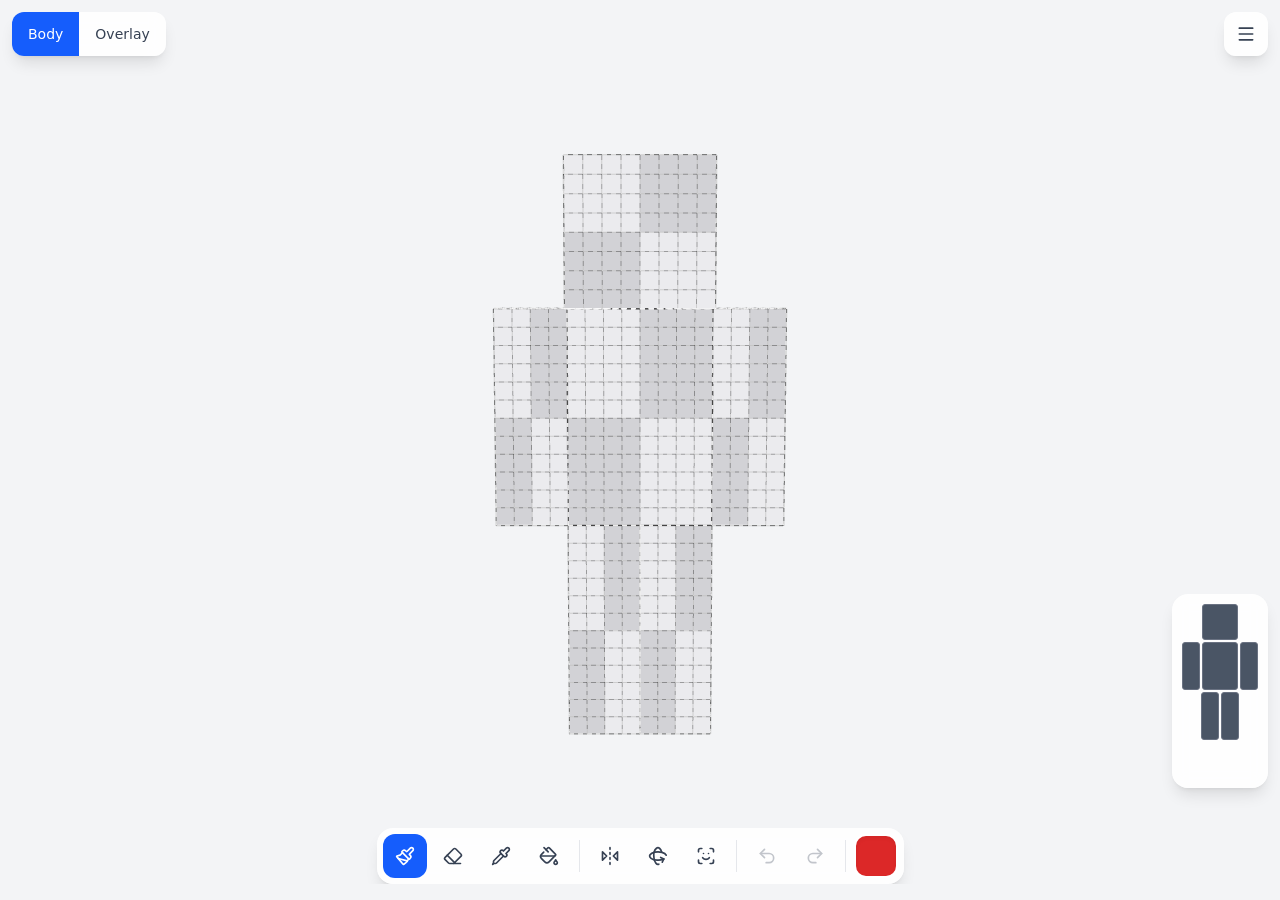
<file: skinforge/index.html>
<!doctype html>
<html lang="en">
  <head>
    <meta charset="UTF-8" />
    <title>CraftySkins (moved)</title>
    <meta http-equiv="refresh" content="0; url=/craftyskins/" />
    <link rel="canonical" href="https://dojohnso.github.io/craftyskins/" />
    <script>location.replace('/craftyskins/' + location.search + location.hash)</script>
  </head>
  <body>
    <p>SkinForge is now <a href="/craftyskins/">CraftySkins</a> — redirecting…</p>
  </body>
</html>
</file>
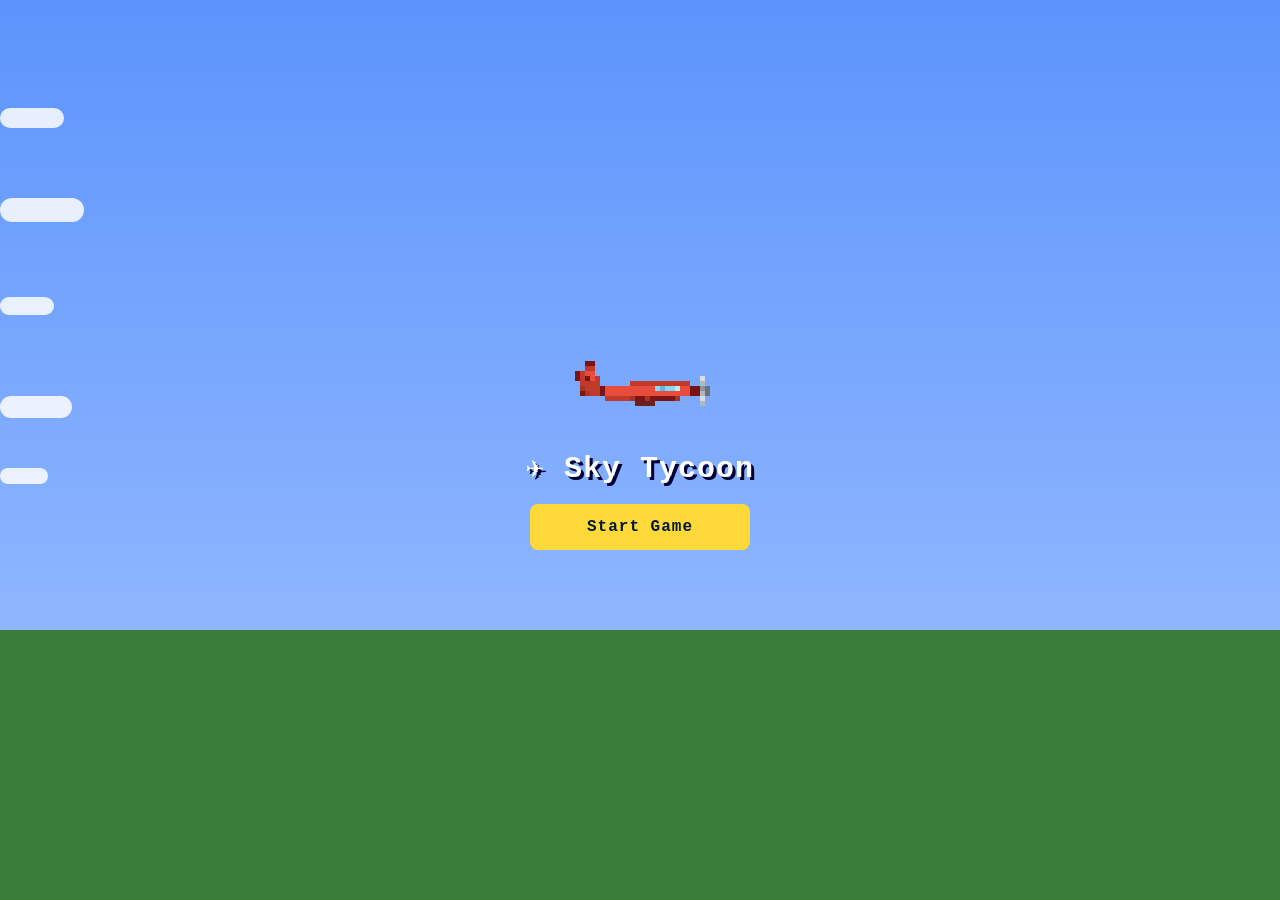
<file: sky-tycoon/index.html>
<!DOCTYPE html>
<html lang="en">
<head>
<meta charset="utf-8">
<meta name="viewport" content="width=device-width, initial-scale=1, maximum-scale=1, user-scalable=no">
<title>Sky Tycoon</title>
<meta name="description" content="Fly jobs, earn money, and upgrade your plane from a single-prop to a Concorde!">
<link rel="manifest" href="./manifest.json">
<meta name="theme-color" content="#001a33">
<meta name="apple-mobile-web-app-capable" content="yes">
<meta name="apple-mobile-web-app-status-bar-style" content="black-translucent">
<meta name="apple-mobile-web-app-title" content="Sky Tycoon">
<link rel="apple-touch-icon" href="./icon-192.png">
<link rel="icon" type="image/png" href="./icon-192.png">
<style>
  * { box-sizing: border-box; margin: 0; padding: 0; -webkit-tap-highlight-color: transparent; }
  :root { --ink:#001a33; --gold:#ffd83a; --sky:#5c94fc; --sky2:#8fb6ff; --grass:#3a7d3a; }
  :root {
    --spr-prop: url("[data-uri]");
    --spr-twin: url("[data-uri]");
    --spr-turbo: url("[data-uri]");
    --spr-jet: url("[data-uri]");
    --spr-concorde: url("[data-uri]");
    --spr-jumbo: url("[data-uri]");
  }
  html, body { height: 100%; }
  body {
    font-family: 'Courier New', monospace;
    background: #11131d; color: #fff;
    display: flex; justify-content: center; align-items: center;
    image-rendering: pixelated;
  }
  #app {
    width: 100%; max-width: 420px; height: 100%; max-height: 760px;
    background: var(--sky); display: flex; flex-direction: column;
    position: relative; overflow: hidden;
  }
  /* top bar */
  #topbar {
    display: flex; justify-content: space-between; align-items: center;
    padding: 12px 14px; background: var(--ink);
  }
  #money { font-size: 22px; font-weight: 800; color: var(--gold); text-shadow: 2px 2px 0 #000; }
  #planeName { font-size: 12px; opacity: .9; }
  /* scene */
  #scene {
    height: 180px; position: relative; overflow: hidden;
    background: linear-gradient(180deg, var(--sky) 0%, var(--sky2) 72%, var(--grass) 72%, var(--grass) 100%);
    flex-shrink: 0;
  }
  /* content card */
  #content { flex: 1; min-height: 0; display: flex; flex-direction: column; overflow: hidden; background: #1b2030; }
  /* Upgrade/Shop: the whole view scrolls (restores the old #content padding+scroll). */
  .view-scroll { flex: 1; min-height: 0; overflow-y: auto; padding: 12px; }
  /* Fly view: pinned header (stats/toggle/queue/hint) + a scrolling job list. */
  .fly-pinned { padding: 12px 12px 0; }
  .fly-board { flex: 1; min-height: 0; overflow-y: auto; padding: 12px; }
  /* bottom nav */
  #nav { display: flex; background: var(--ink); }
  .nav-btn {
    position: relative;
    flex: 1; padding: 16px 0; text-align: center; font-weight: 800; font-size: 13px;
    color: #fff; background: var(--ink); border: none; border-top: 3px solid transparent;
    cursor: pointer; font-family: inherit; letter-spacing: 1px;
  }
  .nav-btn.active { color: var(--gold); border-top-color: var(--gold); }
  /* affordability dot: a small gold circle in the tab's top-right corner when something's buyable */
  .nav-btn.has-dot::after {
    content: ''; position: absolute; top: 8px; right: 12px;
    width: 8px; height: 8px; border-radius: 50%; background: var(--gold);
  }
  /* home button */
  #homeBtn { width:32px; height:32px; flex-shrink:0; margin-right:10px;
    background:#0a2a4a; color:var(--gold); border:2px solid #1d4a72; border-radius:6px;
    font-family:inherit; font-weight:800; font-size:18px; line-height:1; cursor:pointer; padding:0; }
  #homeBtn:active { background:#1d4a72; }
  @media (hover: hover) { #homeBtn:hover { background:#1d4a72; } }
  /* scene layers + plane + progress */
  #scene > * { position:absolute; }
  /* parallax scenery layers: a 200%-wide strip we slide leftward to scroll */
  .layer { top:0; left:0; height:100%; width:200%; will-change:transform; }
  /* Layers are positioned by JS each tick (progress-driven parallax), not CSS keyframes.
     A short linear transition interpolates between the 10fps tick steps so they glide. */
  .layer.scroll-clouds, .layer.scroll-trees { transition:transform .12s linear; }
  .cloud { position:absolute; background:#fff; border-radius:50px; opacity:.85; }
  .tree  { position:absolute; bottom:0; }
  .tree .trunk { position:absolute; bottom:0; left:50%; transform:translateX(-50%);
    width:6px; height:14px; background:#6b4a2b; }
  .tree .leaves { position:absolute; bottom:10px; left:50%; transform:translateX(-50%);
    width:26px; height:26px; background:#2f6b2f; border-radius:6px;
    box-shadow:0 -8px 0 -4px #357a35, -10px 4px 0 -6px #2f6b2f, 10px 4px 0 -6px #2f6b2f; }
  .bush { position:absolute; bottom:0; width:20px; height:12px; background:#357a35; border-radius:8px 8px 0 0; }
  /* Airports (departure + arrival). Centered base; renderScene drives each one's
     transform every tick at the trees' ground speed, so parallax matches. The
     runway top sits at the plane's wheel line (~140px); the plane renders on top
     so its wheels visually rest on the tarmac. Hidden while fully off-screen so
     a repositioned element never streaks across view. */
  .airport { position:absolute; left:50%; bottom:0; transform:translateX(-50%);
    width:160px; height:50px; pointer-events:none;
    /* The airport is repositioned by JS each 100ms tick; a linear transform
       transition slightly longer than the tick interpolates between steps so it
       glides like the CSS-animated trees instead of stepping ~13px at 10fps.
       Each airport only moves one direction, so this never animates a big jump. */
    transition:transform .12s linear; }
  .airport.hidden { visibility:hidden; }
  .runway { position:absolute; bottom:30px; left:50%; transform:translateX(-50%); width:120px; height:12px;
    background:#6b7178; border-top:2px solid #aeb8c0;
    background-image:repeating-linear-gradient(90deg, #fff 0 10px, transparent 10px 24px);
    background-size:100% 3px; background-repeat:no-repeat; background-position:center; }
  .tower { position:absolute; bottom:30px; right:0; width:11px; height:26px; background:#9aa3ad; }
  .tower-cab { position:absolute; top:-8px; left:-4px; width:18px; height:10px;
    background:#3a5a78; border:2px solid #cfd6dd; box-sizing:border-box; }
  .plane { left:50%; transform:translateX(-50%);
    background-repeat:no-repeat; background-position:center; background-size:contain;
    image-rendering:pixelated; image-rendering:crisp-edges;
    transition:top .12s linear; }
  /* Per-tier sprites (embedded). Heights scale up the native pixel art ~4x. */
  .plane[data-plane="prop"]  { width:128px; height:64px; background-image:var(--spr-prop); }
  .plane[data-plane="twin"]  { width:152px; height:68px; background-image:var(--spr-twin); }
  .plane[data-plane="turbo"] { width:164px; height:68px; background-image:var(--spr-turbo); }
  .plane[data-plane="jet"]   { width:176px; height:68px; background-image:var(--spr-jet); }
  .plane[data-plane="concorde"] { width:188px; height:68px; background-image:var(--spr-concorde); }
  .plane[data-plane="jumbo"]    { width:190px; height:68px; background-image:var(--spr-jumbo); }
  /* gentle bob layered on top of the progress-driven top position */
  .plane.flying { animation: bob 1.4s ease-in-out infinite; }
  @keyframes bob { 0%,100%{margin-top:0} 50%{margin-top:-4px} }
  .flight-label { position:absolute; bottom:16px; width:100%; text-align:center;
    font-size:12px; font-weight:800; letter-spacing:1px; text-shadow:1px 1px 0 #003; }
  /* flight label only shows while a flight is active (the queue card carries the
     visual progress fill now, so the scene no longer has its own progress bar) */
  #scene:not(.flying) .flight-label { display:none; }
  /* job board */
  .job-board { display:flex; flex-direction:column; gap:8px; }
  .job { display:flex; align-items:center; gap:10px;
    background:#252b3d; border:2px solid #3a425c;
    padding:10px 12px; cursor:pointer; position:relative; overflow:hidden; }
  .job.disabled { opacity:.6; cursor:default; }
  /* the in-flight job: full opacity + a gold fill that tracks progress (--pct) */
  .job.active { opacity:1; border-color:var(--gold); }
  .job.active::before { content:''; position:absolute; inset:0; z-index:0;
    width:var(--pct,0%); background:linear-gradient(90deg, rgba(255,216,58,.28), rgba(255,216,58,.14));
    transition:width .12s linear; pointer-events:none; }
  .job > * { position:relative; z-index:1; }
  .job-main { flex:1; min-width:0; }
  .job-who { font-weight:800; font-size:13px; }
  .job-meta { font-size:13px; color:#c8d2e0; font-weight:600; margin-top:3px; }
  .job-pay { font-weight:800; color:var(--gold); text-align:right; font-size:14px; }
  .job-pay .lock { display:block; font-size:11px; color:#ff6b5e; font-weight:700; margin-top:3px; }
  .job-decline { flex-shrink:0; width:26px; height:26px; border:none; cursor:pointer;
    background:#3a425c; color:#c8d2e0; font-family:inherit; font-weight:800; font-size:13px;
    border-radius:50%; line-height:1; padding:0; opacity:.85; }
  .job-decline:active { background:#ff6b5e; color:#fff; opacity:1; }
  @media (hover: hover) {
    .job-decline:hover { background:#ff6b5e; color:#fff; opacity:1; }
  }
  /* lock shown in the decline slot when flying without autopilot-on (same box as ✕) */
  .job-lock { flex-shrink:0; width:26px; height:26px; display:flex; align-items:center;
    justify-content:center; font-size:13px; opacity:.5; pointer-events:none; }
  /* autopilot hint + toggle (Fly view) */
  .autopilot-hint { font-size:11px; color:#9fb0c8; margin:0 0 10px; opacity:.9; }
  .autopilot-toggle { font-family:inherit; font-weight:800; font-size:12px; letter-spacing:1px;
    border:2px solid #3a425c; background:#1b2030; color:#9fb0c8; border-radius:6px;
    padding:8px 12px; cursor:pointer; margin-bottom:12px; width:100%; }
  .autopilot-toggle.on { border-color:var(--gold); color:var(--ink); background:var(--gold); }
  /* stat panel (main view) + shared segmented bars */
  .stat-panel { display:flex; gap:10px; margin-bottom:12px; }
  .stat-row { flex:1; background:#252b3d; border:2px solid #3a425c; padding:8px 10px; }
  .stat-label { font-size:11px; font-weight:800; letter-spacing:1px; color:#9fb0c8; }
  .stat-val { font-size:17px; font-weight:800; color:#fff; margin:2px 0 6px; }
  .stat-max { font-size:10px; font-weight:800; color:var(--ink); background:var(--gold);
    padding:1px 5px; border-radius:3px; vertical-align:middle; letter-spacing:1px; }
  /* queue strip (FLY view) */
  .queue-strip { margin-bottom:12px; }
  .queue-label { font-size:11px; font-weight:800; letter-spacing:1px; color:#9fb0c8; margin-bottom:6px; }
  .queue-slots { display:flex; gap:6px; }
  .queue-slot { flex:1; min-width:0; height:46px; border:2px solid #3a425c; border-radius:4px;
    background:#1b2030; display:flex; flex-direction:column; align-items:center; justify-content:center;
    font-size:11px; color:#c8d2e0; padding:2px; }
  .queue-slot.filled { background:#252b3d; border-color:#5bb8e0; cursor:pointer; }
  .queue-slot.empty  { border-style:dashed; color:#5a6577; }
  .queue-slot .qs-place { font-weight:800; font-size:11px; white-space:nowrap; overflow:hidden;
    text-overflow:ellipsis; max-width:100%; }
  .queue-slot .qs-meta { opacity:.8; }
  /* the flying job's slot (slot 0): gold progress fill tracking --pct, like the old job row */
  .queue-slot { position:relative; overflow:hidden; }
  .queue-slot.active { border-color:var(--gold); cursor:default; }
  .queue-slot.active::before { content:''; position:absolute; inset:0; z-index:0;
    width:var(--pct,0%); background:linear-gradient(90deg, rgba(255,216,58,.30), rgba(255,216,58,.14));
    transition:width .12s linear; pointer-events:none; }
  .queue-slot > * { position:relative; z-index:1; }
  .statbar { display:flex; gap:3px; }
  .statbar > i { flex:1; height:8px; background:#10141f; border:1px solid #3a425c; }
  .statbar > i.on { background:#5bb8e0; border-color:#5bb8e0; }
  .statbar.maxed > i.on, .statbar > i.max { background:var(--gold); border-color:var(--gold); }
  /* upgrade */
  .up-card { background:#252b3d; border:2px solid #3a425c; padding:12px; margin-bottom:10px; }
  .up-title { font-size:13px; font-weight:800; margin-bottom:8px; }
  .up-card .statbar { margin-bottom:10px; }
  .up-maxed { text-align:center; font-size:12px; font-weight:800; color:var(--gold);
    background:#1a2030; border:2px dashed #4a5570; padding:11px 8px; letter-spacing:.5px; }
  .up-btn, .buy-btn { font-family:inherit; font-weight:800; font-size:13px; color:var(--ink);
    background:var(--gold); border:none; padding:12px; width:100%; cursor:pointer; }
  .up-btn.disabled, .buy-btn.disabled { background:#555c70; color:#9aa; cursor:default; }
  /* shop */
  .shop-list { display:flex; flex-direction:column; gap:8px; }
  .plane-row { display:flex; align-items:center; gap:12px;
    background:#252b3d; border:2px solid #3a425c; padding:12px; }
  .plane-thumb { flex-shrink:0; width:72px; height:40px;
    background-repeat:no-repeat; background-position:center; background-size:contain;
    image-rendering:pixelated; image-rendering:crisp-edges;
    background-color:var(--sky); border-radius:4px; }
  .plane-thumb[data-plane-thumb="prop"]  { background-image:var(--spr-prop); }
  .plane-thumb[data-plane-thumb="twin"]  { background-image:var(--spr-twin); }
  .plane-thumb[data-plane-thumb="turbo"] { background-image:var(--spr-turbo); }
  .plane-thumb[data-plane-thumb="jet"]   { background-image:var(--spr-jet); }
  .plane-thumb[data-plane-thumb="concorde"] { background-image:var(--spr-concorde); }
  .plane-thumb[data-plane-thumb="jumbo"] { background-image:var(--spr-jumbo); }
  .plane-info { flex:1; min-width:0; }
  .plane-name { font-weight:800; font-size:14px; }
  .plane-stats { font-size:11px; opacity:.8; margin-top:2px; }
  /* RPG-style plane stat comparison bars (continuous fill = plane power vs the fleet;
     distinct from the segmented blue/gold upgrade dots below). */
  .cmp-bars { display:flex; flex-direction:column; gap:3px; margin-top:5px; }
  .cmp-bar { display:flex; align-items:center; gap:6px; }
  .cmp-lbl { font-size:9px; font-weight:800; letter-spacing:1px; color:#9fb0c8; width:38px; flex-shrink:0; }
  .cmp-track { flex:1; height:7px; background:#10141f; border:1px solid #3a425c; border-radius:2px; overflow:hidden; }
  .cmp-track > i { display:block; height:100%; background:linear-gradient(90deg, #ff9e3d, #ffb86b); }
  /* compact per-stat upgrade dot bars in the shop plane rows */
  .shop-bars { display:flex; flex-direction:column; gap:3px; margin-top:6px; }
  .shop-bar { display:flex; align-items:center; gap:6px; }
  .shop-bar-lbl { font-size:9px; font-weight:800; letter-spacing:1px; color:#9fb0c8; width:38px; flex-shrink:0; }
  .shop-bar .statbar { flex:1; }
  .shop-bar .statbar > i { height:6px; }   /* slightly shorter pips to fit the row */
  .buy-btn { flex-shrink:0; width:auto; padding:10px 16px; }
  .owned { flex-shrink:0; color:#7cff7c; font-weight:800; font-size:12px; }
  .switch-btn { flex-shrink:0; width:auto; padding:10px 16px; font-family:inherit;
    font-weight:800; font-size:13px; color:#fff; background:#1d6fa5; border:none; cursor:pointer; }
  .switch-btn.disabled { background:#555c70; color:#9aa; cursor:default; }
  /* title screen */
  #title { display:none; position:absolute; inset:0; z-index:20; overflow:hidden;
    flex-direction:column; align-items:center; justify-content:center; gap:18px;
    background:linear-gradient(180deg, var(--sky) 0%, var(--sky2) 70%, var(--grass) 70%, var(--grass) 100%); }
  body.show-title #title { display:flex; }
  body.show-title #app { display:none; }
  #title-clouds { position:absolute; inset:0; pointer-events:none; }
  /* Clouds drift slowly across the title sky (the plane bobs in place, so the world moving
     past sells the "flying" feel). The keyframe sweeps each cloud from just off the RIGHT
     edge to just off the LEFT, then loops seamlessly (both ends are off-screen, so the
     wrap is invisible). All clouds enter from the right on every cycle. To fill the sky at
     load (instead of all clumping off-right), a couple of clouds get a negative
     animation-delay that advances them into the sky for the first frame; from their next
     cycle on they too sweep in from the right. Varied durations avoid lockstep. */
  .t-cloud { position:absolute; left:0; background:#fff; border-radius:50px; opacity:.85;
    animation:title-cloud-drift linear infinite; will-change:transform; }
  @keyframes title-cloud-drift { from{transform:translateX(100vw)} to{transform:translateX(-200px)} }
  #title-plane { width:160px; height:80px; background:var(--spr-prop) center/contain no-repeat;
    image-rendering:pixelated; image-rendering:crisp-edges; animation:title-bob 2s ease-in-out infinite; }
  @keyframes title-bob { 0%,100%{transform:translateY(0)} 50%{transform:translateY(-8px)} }
  #title-name { color:#fff; font-size:30px; font-weight:800; letter-spacing:1px;
    text-shadow:3px 3px 0 #003; text-align:center; }
  #title-buttons { display:flex; flex-direction:column; gap:12px; width:220px; z-index:1; }
  .t-btn { font-family:inherit; font-weight:800; font-size:16px; padding:14px 0; width:100%;
    border:none; border-radius:8px; cursor:pointer; letter-spacing:1px; }
  .t-primary { background:var(--gold); color:var(--ink); }
  .t-secondary { background:#0a2a4a; color:#fff; border:2px solid #1d4a72; }
  .t-danger { background:#ff6b5e; color:#fff; }
  #title-confirm { z-index:1; width:240px; text-align:center; background:#001a33cc;
    border:2px solid #1d4a72; border-radius:8px; padding:14px; }
  .confirm-text { color:#fff; font-weight:700; font-size:14px; margin-bottom:12px; }
  .confirm-row { display:flex; gap:10px; }
  .confirm-row .t-btn { font-size:14px; padding:11px 0; }
</style>
</head>
<body>
  <div id="app">
    <div id="topbar">
      <button id="homeBtn" data-home aria-label="Home" title="Home">⌂</button>
      <div id="money">$0</div>
      <div id="planeName">Single Prop</div>
    </div>
    <div id="scene"></div>
    <div id="content"></div>
    <div id="nav">
      <button class="nav-btn active" data-view="fly">FLY</button>
      <button class="nav-btn" data-view="upgrade">UPGRADE</button>
      <button class="nav-btn" data-view="shop">SHOP</button>
    </div>
  </div>
  <div id="title">
    <div id="title-clouds">
      <!-- Pre-placed in the sky at load (negative delay advances them in), so the title
           isn't empty on first paint. They sweep in from the right on every later cycle. -->
      <div class="t-cloud" style="top:22%;width:84px;height:24px;animation-duration:34s;animation-delay:-19s"></div>
      <div class="t-cloud" style="top:44%;width:72px;height:22px;animation-duration:32s;animation-delay:-12s"></div>
      <!-- Start off the right edge (no delay) and drift in — no mid-sky pop-in. -->
      <div class="t-cloud" style="top:12%;width:64px;height:20px;animation-duration:28s"></div>
      <div class="t-cloud" style="top:33%;width:54px;height:18px;animation-duration:30s;animation-delay:-25s"></div>
      <div class="t-cloud" style="top:52%;width:48px;height:16px;animation-duration:26s"></div>
    </div>
    <div id="title-plane"></div>
    <h1 id="title-name">✈ Sky&nbsp;Tycoon</h1>
    <div id="title-buttons"></div>
    <div id="title-confirm" hidden>
      <div class="confirm-text">Erase your progress and start over?</div>
      <div class="confirm-row">
        <button class="t-btn t-danger" data-title-action="confirm-new">Erase</button>
        <button class="t-btn t-secondary" data-title-action="cancel-new">Cancel</button>
      </div>
    </div>
  </div>
<script>
  'use strict';

  // ---- Config ----
  // Each plane upgrades up to MAX_UPGRADES times per stat. Steps are tuned so a
  // fully-upgraded plane lands near the next plane's base — maxing out a plane
  // pushes you toward the next one. Upgrade COST scales per plane (upgradeBase):
  // cost = upgradeBase*(count+1), so big planes are a real investment to max.
  //   Capacity: prop 2→7, twin 8→13, turbo 14→24, jet 26→41, concorde 40→60
  //   Speed:    prop 1.0→2.0, twin 2.2→3.2, turbo 3.4→4.9, jet 5.1→7.1, concorde 7.5→10.0
  const MAX_UPGRADES = 5;   // upgrades allowed per stat, per plane
  const PLANES = [
    { id: 'prop',     name: 'Single Prop', cap: 2,  speed: 1.0, price: 0,    capStep: 1, speedStep: 0.2, upgradeBase: 15 },
    { id: 'twin',     name: 'Twin Prop',   cap: 8,  speed: 2.2, price: 400,  capStep: 1, speedStep: 0.2, upgradeBase: 20 },
    { id: 'turbo',    name: 'Turboprop',   cap: 14, speed: 3.4, price: 2000, capStep: 2, speedStep: 0.3, upgradeBase: 80 },
    { id: 'jet',      name: 'Small Jet',   cap: 26, speed: 5.1, price: 5000, capStep: 3, speedStep: 0.4, upgradeBase: 200 },
    { id: 'concorde', name: 'Concorde',    cap: 40, speed: 7.5, price: 9000,  capStep: 4, speedStep: 0.5, upgradeBase: 360 },
    { id: 'jumbo',    name: 'Jumbo Jet',   cap: 70, speed: 4.5, price: 16000, capStep: 6, speedStep: 0.5, upgradeBase: 640 },
  ];
  const BOARD_SIZE = 5;     // jobs visible at once
  const QUEUE_BASE = 2;            // jobs you can queue with no upgrades
  const MAX_QUEUE_UPGRADES = 4;    // queue grows from 2 up to 6
  const QUEUE_COSTS = [50, 120, 250, 500];  // cost of the Nth queue upgrade (0-indexed)
  function queueUpgradeCost(count) { return QUEUE_COSTS[count]; }
  const AUTOPILOT_PRICE = 1000;    // one-time autopilot unlock (priced in the Twin→Turbo gap)

  // ---- Pure helpers ----
  // Cost of the next upgrade given how many of that stat you've bought AND the current
  // plane's upgrade base. Bigger/pricier planes cost proportionally more to upgrade.
  function upgradeCost(count, base) { return base * (count + 1); }

  function planeStats(planeId, speedUps, capUps) {
    const base = PLANES.find(p => p.id === planeId);
    return {
      name: base.name,
      capacity: base.cap + capUps * base.capStep,
      speed: +(base.speed + speedUps * base.speedStep).toFixed(2),
    };
  }

  const CUSTOMERS = ['Mara','Theo','Iris','Gus','Pip','Nadia','León','Wren','Otto','Suki'];
  const PLACES = ['Riverside','Pine Bluff','Cedar Cove','Fox Hollow','Bayfield','Stonepark','Larkton','Mistport'];

  function pick(arr) { return arr[Math.floor(Math.random() * arr.length)]; }

  // capacity: player's current capacity, used to scale job size.
  // forceTakeable: clamp cargo to capacity so the job is always acceptable
  // (used to guarantee the board never soft-locks with only too-big jobs).
  function generateJob(capacity, forceTakeable) {
    const maxCargo = forceTakeable ? capacity : Math.max(2, Math.round(capacity * 1.5));
    const cargo = 1 + Math.floor(Math.random() * maxCargo);
    const flightTime = 5 + Math.floor(Math.random() * 6);  // 5–10 base seconds
    const payout = Math.round((cargo * 4 + flightTime * 1.5) * (1 + Math.random() * 0.4) * 0.55);
    return {
      id: 'j' + Math.random().toString(36).slice(2, 9),
      customer: pick(CUSTOMERS),
      place: pick(PLACES),
      cargo, flightTime, payout,
    };
  }

  function canTakeJob(job, capacity) { return job.cargo <= capacity; }

  // ---- State ----
  const SAVE_KEY = 'skyTycoonSave_v1';
  let state = null;

  function freshState() {
    return {
      money: 0,
      planeId: 'prop',
      // Owned planes → their per-plane upgrade counts. You start owning the prop.
      planes: { prop: { speedUps: 0, capUps: 0 } },
      jobs: [],
      queue: [],          // jobs lined up to run after the active flight, in order
      queueUps: 0,        // GLOBAL queue-size upgrade count (not per-plane)
      autopilotOwned: false, // bought autopilot? (account-level, permanent)
      autopilotOn: false,    // autopilot toggle (only meaningful when owned)
      activeFlight: null, // { jobId, place, totalMs, elapsedMs, payout }
    };
  }

  function save() {
    try { localStorage.setItem(SAVE_KEY, JSON.stringify(state)); } catch (e) {}
  }

  function load() {
    try {
      const raw = localStorage.getItem(SAVE_KEY);
      if (!raw) return freshState();
      const parsed = JSON.parse(raw);
      // Merge onto fresh defaults so missing fields don't break older saves.
      const merged = Object.assign(freshState(), parsed);
      if (!Array.isArray(merged.jobs)) merged.jobs = [];
      if (!Array.isArray(merged.queue)) merged.queue = [];   // corrupt/old save → empty queue
      // Unified-queue invariant: if a flight is active, its job must be queue[0].
      // Old saves kept the flying job OUT of the queue — migrate it to the front.
      const af = merged.activeFlight;
      if (af && (!merged.queue[0] || merged.queue[0].id !== af.jobId)) {
        merged.queue.unshift({ id: af.jobId, place: af.place, payout: af.payout, cargo: 1, flightTime: 1 });
      }
      // Migrate legacy saves (old single-plane shape: top-level speedUps/capUps,
      // no own `planes` map). Decide based on the SAVED data (parsed), because
      // freshState() always supplies a default planes map. Seed the planes map
      // from the saved plane's upgrades so the player keeps them.
      const legacyPlanes = !parsed.planes || typeof parsed.planes !== 'object';
      if (legacyPlanes) {
        merged.planes = { [merged.planeId]: { speedUps: parsed.speedUps || 0, capUps: parsed.capUps || 0 } };
      }
      // Reject a tampered/unknown current plane id rather than crashing later
      // stat reads (planeStats would dereference an undefined PLANES entry).
      if (!PLANES.find(p => p.id === merged.planeId)) return freshState();
      // Always ensure the current plane has an upgrade record so stat reads can't crash.
      if (!merged.planes[merged.planeId]) {
        merged.planes[merged.planeId] = { speedUps: 0, capUps: 0 };
      }
      // Drop the now-unused legacy top-level counts.
      delete merged.speedUps;
      delete merged.capUps;
      return merged;
    } catch (e) { return freshState(); }
  }

  // The upgrade record for the plane currently being flown.
  function curPlane() { return state.planes[state.planeId]; }
  function curPlaneBase() { return PLANES.find(p => p.id === state.planeId).upgradeBase; }

  function queueSize() { return QUEUE_BASE + state.queueUps; }   // current max queue length
  function currentStats() { return planeStats(state.planeId, curPlane().speedUps, curPlane().capUps); }

  // ---- Actions ----
  function refillBoard() {
    const cap = currentStats().capacity;
    while (state.jobs.length < BOARD_SIZE) state.jobs.push(generateJob(cap));
    // Anti-soft-lock: if nothing on the board is takeable (e.g. maxed plane but
    // every job rolled too big), replace one slot with a guaranteed-takeable job
    // so the player can always earn money toward the next plane.
    if (!state.jobs.some(j => canTakeJob(j, cap))) {
      state.jobs[state.jobs.length - 1] = generateJob(cap, true);
    }
  }

  // Drop a job from the board (no cost) and pull a fresh one in its place.
  function declineJob(jobId) {
    const before = state.jobs.length;
    state.jobs = state.jobs.filter(j => j.id !== jobId);
    if (state.jobs.length === before) return false; // unknown id
    refillBoard();
    save();
    return true;
  }

  // Add a takeable board job to the queue. The queue holds the active flight (slot
  // 0) plus waiting jobs, so this works whether or not a flight is active: it pushes
  // the job and, if nothing is flying, starts it (it's now at the front). Isolated
  // as the autopilot hook. Returns true if added.
  function enqueueJob(job) {
    if (state.queue.length >= queueSize()) return false;         // all slots full
    if (!canTakeJob(job, currentStats().capacity)) return false; // takeable only
    state.jobs = state.jobs.filter(j => j.id !== job.id);        // move off the board
    state.queue.push(job);
    if (!state.activeFlight) startJob(job);                      // it's now the front → fly it
    refillBoard();
    save();
    return true;
  }

  // Remove a WAITING job from the queue (slot 1+). The flying job (slot 0) can't be
  // removed. The removed job disappears; board refills to stay full.
  function dequeueJob(jobId) {
    if (state.activeFlight && state.queue[0] && state.queue[0].id === jobId) return false; // can't cancel the flying job
    const before = state.queue.length;
    state.queue = state.queue.filter(j => j.id !== jobId);
    if (state.queue.length === before) return false;       // unknown id
    refillBoard();
    save();
    return true;
  }

  // Actual flight duration (ms) for a job on the CURRENT plane: base time ÷ speed, floored
  // at MIN_FLIGHT_MS so fast planes still get a smooth takeoff/cruise/landing.
  function flightDurationMs(job) {
    return Math.max(MIN_FLIGHT_MS, (job.flightTime / currentStats().speed) * 1000);
  }

  function startJob(job) {
    if (state.activeFlight) return false;
    const cap = currentStats().capacity;
    if (!canTakeJob(job, cap)) return false;
    const totalMs = flightDurationMs(job);
    state.activeFlight = {
      jobId: job.id, place: job.place,
      totalMs, startedAt: Date.now(), elapsedMs: 0, payout: job.payout,
    };
    save();
    return true;
  }

  function completeFlight() {
    const f = state.activeFlight;
    if (!f) return;
    state.money += f.payout;
    state.queue.shift();             // the finished flight was queue[0]; remove it
    state.activeFlight = null;
    // Promote the next queued job to flying (it's now the front), if any.
    if (state.queue.length > 0) {
      startJob(state.queue[0]);      // startJob saves; uses current stats
    }
    refillBoard();
    save();
  }

  function buyEngineUpgrade() {
    const cp = curPlane();
    if (cp.speedUps >= MAX_UPGRADES) return false;   // this plane maxed on speed
    const cost = upgradeCost(cp.speedUps, curPlaneBase());
    if (state.money < cost) return false;
    state.money -= cost;
    cp.speedUps += 1;
    save();
    return true;
  }

  function buyCargoUpgrade() {
    const cp = curPlane();
    if (cp.capUps >= MAX_UPGRADES) return false;     // this plane maxed on capacity
    const cost = upgradeCost(cp.capUps, curPlaneBase());
    if (state.money < cost) return false;
    state.money -= cost;
    cp.capUps += 1;
    save();
    return true;
  }

  function buyQueueUpgrade() {
    if (state.queueUps >= MAX_QUEUE_UPGRADES) return false; // queue maxed
    const cost = queueUpgradeCost(state.queueUps);
    if (state.money < cost) return false;
    state.money -= cost;
    state.queueUps += 1;
    save();
    return true;
  }

  function buyAutopilot() {
    if (state.autopilotOwned) return false;
    if (state.money < AUTOPILOT_PRICE) return false;
    state.money -= AUTOPILOT_PRICE;
    state.autopilotOwned = true;
    save();
    return true;
  }

  function toggleAutopilot() {
    if (!state.autopilotOwned) return false;
    state.autopilotOn = !state.autopilotOn;
    save();
    return true;
  }

  // The takeable board job with the highest $/sec (payout ÷ effective flight time).
  // null if no board job fits current capacity. effSeconds matches startJob's timing.
  function bestTakeableJob() {
    const cap = currentStats().capacity;
    let best = null, bestRate = -1;
    for (const job of state.jobs) {
      if (job.cargo > cap) continue;                 // not takeable
      const effSeconds = flightDurationMs(job) / 1000;
      const rate = job.payout / effSeconds;
      if (rate > bestRate) { bestRate = rate; best = job; }
    }
    return best;
  }

  // When autopilot is owned + ON, keep the queue topped up with the best takeable
  // jobs. Reuses enqueueJob (which starts the first flight from idle). Returns true
  // if it added at least one job (so the caller can re-render).
  function autoFillQueue() {
    if (!(state.autopilotOwned && state.autopilotOn)) return false;
    let added = false;
    while (state.queue.length < queueSize()) {
      const job = bestTakeableJob();
      if (!job) break;                 // nothing takeable on the board
      if (!enqueueJob(job)) break;     // safety: stop if it refused
      added = true;
    }
    return added;
  }

  function buyPlane(planeId) {
    const plane = PLANES.find(p => p.id === planeId);
    if (!plane || state.planes[planeId]) return false;   // invalid or already owned
    if (state.money < plane.price) return false;
    state.money -= plane.price;
    state.planes[planeId] = { speedUps: 0, capUps: 0 };  // now owned, fresh upgrades
    // Only auto-fly the new plane when parked. Mid-flight, you own it but keep
    // flying the current plane until you land (then you can Switch to it).
    if (!state.activeFlight) state.planeId = planeId;
    // New (larger) capacity may make current locked jobs takeable; board stays.
    save();
    return true;
  }

  function switchPlane(planeId) {
    if (state.activeFlight) return false;                // can't switch mid-flight
    if (!state.planes[planeId] || planeId === state.planeId) return false; // unowned or already flying
    state.planeId = planeId;
    save();
    return true;
  }

  // ---- Render ----
  let currentView = 'fly';
  const $ = sel => document.querySelector(sel);

  // Top-level screen: 'title' or 'game'. Transient (not persisted) — a reload
  // always returns to the title; only the game save persists.
  let screen = 'title';
  // Whether a save existed when the app loaded (captured before boot re-saves),
  // so the title shows Continue/New for returning players but Start for new ones.
  let savePresentAtLoad = false;

  function hasSave() { return savePresentAtLoad; }

  function renderTitle() {
    const btns = $('#title-buttons');
    if (hasSave()) {
      btns.innerHTML =
        '<button class="t-btn t-primary" data-title-action="continue">Continue</button>' +
        '<button class="t-btn t-secondary" data-title-action="new">New Game</button>';
    } else {
      btns.innerHTML =
        '<button class="t-btn t-primary" data-title-action="start">Start Game</button>';
    }
    $('#title-confirm').hidden = true;   // always start with confirm hidden
  }

  function showTitle() {
    if (screen === 'game') save();       // preserve progress when leaving the game
    screen = 'title';
    renderTitle();
    document.body.classList.add('show-title');
  }

  function startGame() {
    screen = 'game';
    savePresentAtLoad = true;   // once playing, the title should offer Continue
    document.body.classList.remove('show-title');
    refillBoard();
    save();                     // persist immediately so Continue/refresh resumes this game
    renderAll();
  }

  function resetGame() {
    // Mutate state only; startGame() then refills the board and saves.
    try { localStorage.removeItem(SAVE_KEY); } catch (e) {}
    state = freshState();
  }

  function fmt(n) { return '$' + n.toLocaleString('en-US'); }

  // A segmented upgrade-progress bar. Drawn with MAX_UPGRADES+1 pips and the
  // first pip always lit (a fresh plane reads as 1/6, not an empty/decorative
  // bar), filling one more per upgrade up to a fully-gold 6/6 when maxed.
  function statBar(count, max) {
    if (max == null) max = MAX_UPGRADES;
    const maxed = count >= max;
    const filled = count + 1;            // base level counts as the first pip
    const total = max + 1;
    let pips = '';
    for (let i = 0; i < total; i++) {
      pips += '<i class="' + (i < filled ? 'on' : '') + (maxed ? ' max' : '') + '"></i>';
    }
    return '<div class="statbar' + (maxed ? ' maxed' : '') + '">' + pips + '</div>';
  }

  // One stat row for the main-view panel: label, current value, segmented bar.
  function statRow(label, value, count) {
    const maxed = count >= MAX_UPGRADES;
    return (
      '<div class="stat-row">' +
        '<div class="stat-label">' + label + '</div>' +
        '<div class="stat-val">' + value + (maxed ? ' <span class="stat-max">MAX</span>' : '') + '</div>' +
        statBar(count) +
      '</div>'
    );
  }

  function renderTopBar() {
    $('#money').textContent = fmt(state.money);
    $('#planeName').textContent = currentStats().name;
  }

  // Scene altitude (plane `top` in px). Ground = parked on grass; cruise = high.
  const GROUND_TOP = 96, CRUISE_TOP = 26;
  const MIN_FLIGHT_MS = 2000;            // floor so fast flights aren't a sub-second bounce
  const CLIMB_MS = 700, DESCENT_MS = 700; // wall-clock takeoff/landing target (clamped per flight)
  const MIN_CLIMB_FRAC = 0.30;           // climb/descent each at LEAST this fraction of the flight
  const MAX_CLIMB_FRAC = 0.45;           // …and at most this fraction
  // Map flight progress (0..1) to a takeoff → cruise → landing altitude curve. The climb and
  // descent each aim for a fixed wall-clock time (CLIMB_MS/DESCENT_MS) but are CLAMPED to
  // [MIN_CLIMB_FRAC, MAX_CLIMB_FRAC] of the flight. The MIN floor is key: on a long (slow-plane)
  // flight, 700ms is a tiny fraction, which used to cram the descent into the last ~9% — the
  // plane stayed level then dived at the very end (helicopter). The floor makes the descent a
  // gradual glide (~last 30%) regardless of flight length; the MAX keeps short fast flights smooth.
  function planeTopForProgress(p, totalMs) {
    const climbFrac = Math.max(MIN_CLIMB_FRAC, Math.min(MAX_CLIMB_FRAC, CLIMB_MS / totalMs));
    const descentStart = 1 - Math.max(MIN_CLIMB_FRAC, Math.min(MAX_CLIMB_FRAC, DESCENT_MS / totalMs));
    if (p <= climbFrac) return GROUND_TOP + (CRUISE_TOP - GROUND_TOP) * (p / climbFrac);            // climb
    if (p >= descentStart) {
      // Descent: ease-OUT the altitude (drop fast early, flare gentle at touchdown) so the
      // plane's vertical speed decelerates in step with the ground/airport — a plane-like
      // glide slope that flattens onto the runway, instead of a helicopter sink-straight-down
      // (which is what a LINEAR descent looked like against the decelerating ground).
      const t = (p - descentStart) / (1 - descentStart);   // 0..1 through the descent
      const te = t * (2 - t);                              // ease-out: fast early, slow at the end
      return CRUISE_TOP + (GROUND_TOP - CRUISE_TOP) * te;                                          // descend
    }
    return CRUISE_TOP;                                                                              // cruise
  }

  // Ground scroll speed, matched to the trees so the runway parallax is correct:
  // the trees layer is 200% wide and travels -50% (= -100% of the scene width)
  // over 3.2s, i.e. one scene-width per 3.2s. Runways move at this same speed.
  const SCENE_W = 420;                                  // app max-width (scene width)
  const OFFSCREEN = SCENE_W / 2 + 90;                   // past the edge incl. airport half-width
  // Airports are PROGRESS milestones, not ground-speed-tracked positions — so their
  // spacing is the same one-screen-width regardless of plane speed (fast planes don't
  // collapse the gap / make them overlap and jump). The trees/clouds still scroll fast,
  // so speed reads via the parallax; the airports just mark "departed here → arriving
  // there" across the flight: departure centered at 0%, gone by DEP_OUT; open sky;
  // arrival slides in from ARR_IN, centered at 100%. Each only moves one direction.
  const DEP_OUT = 0.35;   // departure airport fully off-screen-left by this much GROUND travel
  const ARR_IN  = 0.45;   // arrival airport starts sliding in (progress). Earlier than the
                          // descent start so the fixed off-screen→center slide is spread over
                          // more ground travel — making the airport move ~1.4× SLOWER than the
                          // foreground trees (correct mid-ground parallax) instead of faster.
                          // Still leaves an open-sky cruise gap (departure gone ~28%, arrival
                          // appears ~47%).
  const GROUND_DECEL = 0.65;  // ground runs linearly until here, then eases out to a stop at landing
  // Cumulative ground-distance fraction (0..1) over a flight. Linear through takeoff/cruise,
  // then a constant-deceleration ease-out during the descent so the WHOLE ground (trees,
  // clouds, airports) glides to a stop together exactly as the plane touches down (no airport
  // freezing while the ground still moves, no landing hop). Total stays 1 (distance conserved).
  function groundFrac(prog) {
    const v0 = 1 / (GROUND_DECEL + (1 - GROUND_DECEL) / 2);   // base velocity so total = 1
    if (prog <= GROUND_DECEL) return v0 * prog;
    const t = (prog - GROUND_DECEL) / (1 - GROUND_DECEL);     // 0..1 within the descent
    return v0 * GROUND_DECEL + v0 * (1 - GROUND_DECEL) * (t - t * t / 2);  // decelerate to stop
  }
  // Airports are positioned by GROUND fraction (not raw progress), so they ride the ground and
  // decelerate with it. Departure slides off-left over the first DEP_OUT of ground travel;
  // arrival slides in from off-screen-right starting at ARR_IN of ground travel, reaching
  // dead-center (0) exactly at full ground travel (touchdown). gA/g1 anchor the arrival window.
  function depRunwayOffset(prog) { return -OFFSCREEN * Math.min(1, groundFrac(prog) / DEP_OUT); }
  function arrRunwayOffset(prog) {
    const gA = groundFrac(ARR_IN), g1 = groundFrac(1);
    const f = (groundFrac(prog) - gA) / (g1 - gA);
    return OFFSCREEN * (1 - Math.min(1, Math.max(0, f)));
  }
  // Progress-driven parallax: over one full flight the 1× reference travels one
  // screen-width; trees (foreground) and clouds (far) scroll at these ratios. The
  // ground distance ACCUMULATES across flights (wrapped to the SCENE_W tile period)
  // so the trees/clouds freeze on landing and resume next flight (no snap-to-start).
  const GROUND_PER_FLIGHT = SCENE_W;   // 1× layer travels one screen-width per flight
  const PARALLAX_TREES = 2.2;
  const PARALLAX_CLOUDS = 0.35;
  const CLOUD_DRIFT_PX_PER_TICK = 0.4;   // gentle always-on cloud float (~4px/sec at 100ms tick)

  // Build the repeating parallax strips once (each is 200% wide and scrolls -50%,
  // so the content must repeat across the first half to loop seamlessly).
  function cloudStripHTML() {
    const spots = [[6,18,70,22],[24,40,90,28],[40,30,60,18],[62,50,84,26],[80,22,74,22]];
    let h = '';
    for (let pass = 0; pass < 2; pass++) {
      spots.forEach(([x,y,w,hh]) =>
        h += '<div class="cloud" style="left:' + (x/2 + pass*50) + '%;top:' + y + 'px;width:' + w + 'px;height:' + hh + 'px"></div>');
    }
    return h;
  }
  function treeStripHTML() {
    // x positions (across a 50% span) + type; repeated twice for the loop.
    const items = [[3,'tree'],[11,'bush'],[18,'tree'],[27,'bush'],[34,'tree'],[42,'tree'],[47,'bush']];
    let h = '';
    for (let pass = 0; pass < 2; pass++) {
      items.forEach(([x,type]) => {
        const left = x/2 + pass*50;
        if (type === 'tree') h += '<div class="tree" style="left:' + left + '%"><div class="leaves"></div><div class="trunk"></div></div>';
        else h += '<div class="bush" style="left:' + left + '%"></div>';
      });
    }
    return h;
  }

  let sceneTier = null;     // which plane tier the scene shell was last built for
  let sceneFlightId = null; // which flight the scene last rendered (to detect a new takeoff)
  let lastRenderedView = null;   // which view .view-scroll last rendered (to preserve scroll on same-view re-renders)
  let groundDist = 0;     // accumulated 1×-reference scroll distance (px), wrapped per layer
  let lastProg = 0;       // previous frame's flight progress, to advance groundDist by the delta
  let lastGroundFrac = 0;   // previous frame's groundFrac(prog), to advance groundDist by eased deltas
  let cloudDrift = 0;     // always-on ambient cloud offset (advances every tick, parked or flying)

  // The shell is rebuilt ONLY when the plane tier changes (a new sprite). Flight
  // state is just toggled on the existing nodes, so the scrolling clouds/trees
  // keep their animation position across flights (freeze on landing, resume next
  // flight) instead of resetting to 0 on every rebuild.
  function buildSceneShell(tier) {
    const scene = $('#scene');
    const airportHTML = '<div class="runway"></div><div class="tower"><div class="tower-cab"></div></div>';
    scene.innerHTML =
      '<div class="layer scroll-clouds">' + cloudStripHTML() + '</div>' +
      // Airports are MID-ground: behind the trees (which are the foreground and must
      // occlude them) but in front of the clouds. They're progress milestones (the
      // 1× parallax reference). Each only moves one direction; hidden while off-screen.
      '<div class="airport" id="airport-dep">' + airportHTML + '</div>' +
      '<div class="airport" id="airport-arr">' + airportHTML + '</div>' +
      '<div class="layer scroll-trees">' + treeStripHTML() + '</div>' +
      '<div class="plane" data-plane="' + tier + '"></div>' +
      '<div class="flight-label"></div>';
    sceneTier = tier;
  }

  function renderScene() {
    const f = state.activeFlight;
    const tier = state.planeId;
    if (sceneTier === null) {
      buildSceneShell(tier);                 // first build: create the scene shell
    } else if (sceneTier !== tier) {
      // Plane switched: swap only the plane sprite, keeping the clouds/trees layers
      // (and their animation position) intact — no rebuild, no scroll reset.
      const planeEl = $('.plane');
      if (planeEl) planeEl.setAttribute('data-plane', tier);
      sceneTier = tier;
    }

    const scene = $('#scene');
    const plane = $('.plane');
    const dep = $('#airport-dep');
    const arr = $('#airport-arr');
    const flying = !!f;
    scene.classList.toggle('flying', flying);
    plane.classList.toggle('flying', flying);

    if (f) {
      const prog = Math.min(1, f.elapsedMs / f.totalMs);
      const pct = Math.round(prog * 100);
      plane.style.top = planeTopForProgress(prog, f.totalMs).toFixed(1) + 'px';
      // On a NEW flight's first frame (including a queue auto-advance, where there's
      // no idle frame to snap on), the departure runway jumps from off-screen-left
      // back to center. Snap it that frame so the transition doesn't animate the
      // jump (which read as a zoom-in from the left). After that, it glides.
      const newFlight = f.jobId !== sceneFlightId;
      // Advance the accumulated ground scroll by this frame's progress delta (so the
      // parallax speeds up with fast planes and resumes across flights). On a NEW
      // flight, prog jumps to ~0 — treat the delta as 0 that frame to avoid a lurch.
      // Advance the ground by the EASED fraction delta (decelerates on landing). On a NEW
      // flight, groundFrac jumps to ~0 — treat the delta as 0 that frame to avoid a lurch.
      const gFrac = groundFrac(prog);
      const dFrac = newFlight ? 0 : Math.max(0, gFrac - lastGroundFrac);
      groundDist += dFrac * GROUND_PER_FLIGHT;
      // Fold the flight's cloud-parallax contribution INTO cloudDrift (rather than adding
      // groundDist*PARALLAX_CLOUDS as a separate term only while flying). This keeps the
      // clouds on ONE continuous position (cloudDrift) in both the flying and parked
      // branches — so takeoff/landing don't cross a discontinuity (which previously
      // snapped on takeoff and animated a backward slide on landing).
      cloudDrift += dFrac * GROUND_PER_FLIGHT * PARALLAX_CLOUDS;
      scrollLayer($('.scroll-trees'), groundDist * PARALLAX_TREES, newFlight);
      scrollLayer($('.scroll-clouds'), cloudDrift, newFlight);
      lastGroundFrac = gFrac;
      lastProg = prog;
      placeAirport(dep, depRunwayOffset(prog), newFlight);    // centered at 0%, slides off left by DEP_OUT
      placeAirport(arr, arrRunwayOffset(prog), newFlight);    // slides in from ARR_IN, centered at 100%
      sceneFlightId = f.jobId;
      $('.flight-label').textContent = 'Flying to ' + f.place + '… ' + pct + '%';
    } else {
      plane.style.top = GROUND_TOP + 'px';
      placeAirport(dep, 0, true);           // parked: snap (no transition) to centered, no streak
      arr.classList.add('hidden');          // arrival not needed while parked
      sceneFlightId = null;
      lastProg = 0;                         // reset progress tracker; groundDist persists (freeze)
      lastGroundFrac = 0;   // reset eased-ground tracker; groundDist persists (freeze)
      scrollLayer($('.scroll-clouds'), cloudDrift, false);
    }
  }

  // Position one airport at a horizontal offset from center, hiding it once it's
  // fully off-screen so a far-offset element never streaks into view. `snap`
  // disables the smoothing transition for one frame, for instant repositioning
  // (e.g. resetting the departure runway to center on landing without a streak).
  function placeAirport(el, offsetPx, snap) {
    el.classList.toggle('hidden', Math.abs(offsetPx) >= OFFSCREEN);
    if (snap) {
      el.style.transition = 'none';
      el.style.transform = 'translateX(calc(-50% + ' + offsetPx.toFixed(1) + 'px))';
      el.offsetWidth;                        // force reflow so the next change re-enables transition
      el.style.transition = '';
      return;
    }
    el.style.transform = 'translateX(calc(-50% + ' + offsetPx.toFixed(1) + 'px))';
  }

  // Position a parallax layer at an accumulated scroll distance, wrapped to the strip's
  // SCENE_W tile period so it tiles infinitely (never runs out). The target x lives in
  // (-SCENE_W, 0]. The strip repeats every SCENE_W, so adding/removing exactly SCENE_W to
  // the rendered position is INVISIBLE (identical tile). When the accumulated distance
  // crosses a tile boundary, the naive target jumps forward by ~SCENE_W − step — a VISIBLE
  // ~SCENE_W backward shift if applied directly (the old bug, worse on short fast flights).
  // Fix: on a wrap, first teleport the rendered position by exactly +SCENE_W with NO
  // transition (invisible — same tile), THEN glide to the target. The only visible motion
  // is the normal small leftward step. `snap` (new flight) forces an instant set.
  function scrollLayer(el, dist, snap) {
    if (!el) return;
    const x = -(((dist % SCENE_W) + SCENE_W) % SCENE_W);   // target, wrapped into (-SCENE_W, 0]
    const prevX = parseFloat(el.dataset.x);
    const wrapped = !isNaN(prevX) && (x - prevX) > SCENE_W / 2;  // target jumped forward → seam crossed
    el.dataset.x = x;
    if (snap) {
      // Instant set (new flight): no transition, no glide.
      el.style.transition = 'none';
      el.style.transform = 'translateX(' + x.toFixed(1) + 'px)';
      el.offsetWidth;            // reflow so the next change re-enables the transition
      el.style.transition = '';
    } else if (wrapped) {
      // Invisible +SCENE_W teleport (identical tile) with no transition, then glide to x so
      // only the small step animates — no visible backward jump across the screen.
      el.style.transition = 'none';
      el.style.transform = 'translateX(' + (prevX + SCENE_W).toFixed(1) + 'px)';
      el.offsetWidth;            // commit the invisible teleport
      el.style.transition = '';
      el.style.transform = 'translateX(' + x.toFixed(1) + 'px)';  // glide the normal step
    } else {
      el.style.transform = 'translateX(' + x.toFixed(1) + 'px)';
    }
  }

  // Update the flying job's queue-slot gold fill (cheap; called each tick on the
  // Fly view). Slot 0 is built by queueStripHTML with class `active`.
  function updateActiveJobProgress() {
    const f = state.activeFlight;
    if (!f) return;
    const slot = $('.queue-slot.active');
    if (!slot) return;
    const pct = Math.round(Math.min(1, f.elapsedMs / f.totalMs) * 100);
    slot.style.setProperty('--pct', pct + '%');
  }

  function renderFly() {
    const cap = currentStats().capacity;
    const f = state.activeFlight;
    const flying = !!f;
    const autoActive = state.autopilotOwned && state.autopilotOn;
    const locked = flying && !autoActive;   // flying but can't manage the board
    const queueHasRoom = state.queue.length < queueSize();
    const rows = state.jobs.map(job => {
      const takeable = canTakeJob(job, cap);
      const ok = takeable && queueHasRoom;     // tappable when room in the queue
      const isLockedRow = !takeable;
      const cls = 'job' + (ok ? '' : ' disabled');
      // decline slot: working ✕ when NOT locked; a non-interactive 🔒 when locked.
      const slot = locked
        ? '<div class="job-lock" title="Autopilot lets you manage jobs while flying">🔒</div>'
        : '<button class="job-decline" data-decline="' + job.id +
            '" title="Decline this job" aria-label="Decline job">✕</button>';
      return (
        '<div class="' + cls + '" ' + (ok ? 'data-job="' + job.id + '"' : '') + '>' +
          '<div class="job-main">' +
            '<div class="job-who">' + job.customer + ' → ' + job.place + '</div>' +
            '<div class="job-meta">📦 ' + job.cargo + '  ·  ' + Math.round(flightDurationMs(job) / 1000) + 's</div>' +
          '</div>' +
          '<div class="job-pay">' + fmt(job.payout) +
            (isLockedRow ? '<span class="lock">Need more capacity</span>' : '') +
          '</div>' +
          slot +
        '</div>'
      );
    }).join('');
    const st = currentStats();
    const cp = curPlane();
    const panel =
      '<div class="stat-panel">' +
        statRow('📦 CARGO', st.capacity, cp.capUps) +
        statRow('SPEED', st.speed.toFixed(1), cp.speedUps) +
      '</div>';
    const toggle = state.autopilotOwned
      ? '<button class="autopilot-toggle' + (state.autopilotOn ? ' on' : '') +
          '" data-autopilot-toggle>AUTOPILOT: ' + (state.autopilotOn ? 'ON' : 'OFF') + '</button>'
      : '';
    const hint = locked
      ? '<div class="autopilot-hint">✈ Autopilot lets you manage jobs while flying.</div>'
      : '';
    // Re-rendering replaces the .fly-board node, which would reset its scroll to
    // the top — jarring when a flight lands while you're scrolled down managing the
    // board. Preserve and restore the scroll position across the re-render.
    const prevBoard = $('.fly-board');
    const prevScroll = prevBoard ? prevBoard.scrollTop : 0;
    $('#content').innerHTML =
      '<div class="fly-pinned">' + panel + toggle + queueStripHTML() + hint + '</div>' +
      '<div class="fly-board"><div class="job-board">' + rows + '</div></div>';
    const newBoard = $('.fly-board');
    if (newBoard && prevScroll) newBoard.scrollTop = prevScroll;
  }

  // The queue strip: a label + a row of slots (filled jobs are tap-to-remove).
  function queueStripHTML() {
    const size = queueSize();
    const f = state.activeFlight;
    let slots = '';
    for (let i = 0; i < size; i++) {
      const job = state.queue[i];
      if (job) {
        const isFlying = !!f && i === 0;     // slot 0 is the active flight
        const pct = isFlying ? Math.round(Math.min(1, f.elapsedMs / f.totalMs) * 100) : 0;
        slots += '<div class="queue-slot filled' + (isFlying ? ' active" style="--pct:' + pct + '%"' : '" data-dequeue="' + job.id + '" title="Remove from queue"') + '>' +
          '<div class="qs-place">→ ' + job.place + '</div>' +
          '<div class="qs-meta">' + fmt(job.payout) + '</div>' +
        '</div>';
      } else {
        slots += '<div class="queue-slot empty">·</div>';
      }
    }
    return '<div class="queue-strip">' +
      '<div class="queue-label">QUEUE ' + state.queue.length + '/' + size + '</div>' +
      '<div class="queue-slots">' + slots + '</div>' +
    '</div>';
  }

  function renderUpgrade() {
    const st = currentStats();
    const cp = curPlane();
    const capMaxed = cp.capUps >= MAX_UPGRADES;
    const speedMaxed = cp.speedUps >= MAX_UPGRADES;
    const base = curPlaneBase();
    const engineCost = upgradeCost(cp.speedUps, base);
    const cargoCost = upgradeCost(cp.capUps, base);
    const canEngine = !speedMaxed && state.money >= engineCost;
    const canCargo = !capMaxed && state.money >= cargoCost;
    const engineBtn = speedMaxed
      ? '<div class="up-maxed">MAXED — buy a bigger plane in the Shop</div>'
      : '<button class="up-btn' + (canEngine ? '' : ' disabled') + '" data-up="engine">' +
          'Upgrade Engine — ' + fmt(engineCost) + '</button>';
    const cargoBtn = capMaxed
      ? '<div class="up-maxed">MAXED — buy a bigger plane in the Shop</div>'
      : '<button class="up-btn' + (canCargo ? '' : ' disabled') + '" data-up="cargo">' +
          'Upgrade Cargo Hold — ' + fmt(cargoCost) + '</button>';
    const queueMaxed = state.queueUps >= MAX_QUEUE_UPGRADES;
    const queueCost = queueMaxed ? 0 : queueUpgradeCost(state.queueUps);
    const canQueue = !queueMaxed && state.money >= queueCost;
    const queueBtn = queueMaxed
      ? '<div class="up-maxed">MAXED — queue is at its biggest</div>'
      : '<button class="up-btn' + (canQueue ? '' : ' disabled') + '" data-up="queue">' +
          'Upgrade Queue — ' + fmt(queueCost) + '</button>';
    setViewScrollContent('upgrade',
      '<div class="up-card">' +
        '<div class="up-title">Engine · Speed ' + st.speed.toFixed(2) + '</div>' +
        statBar(cp.speedUps) + engineBtn +
      '</div>' +
      '<div class="up-card">' +
        '<div class="up-title">📦 Cargo Hold · Capacity ' + st.capacity + '</div>' +
        statBar(cp.capUps) + cargoBtn +
      '</div>' +
      '<div class="up-card">' +
        '<div class="up-title">Queue · Size ' + queueSize() + '</div>' +
        statBar(state.queueUps, MAX_QUEUE_UPGRADES) + queueBtn +
      '</div>'
    );
  }

  // Set #content to a scrolling .view-scroll wrapper, preserving the scroll position when
  // re-rendering the SAME view (so a job completing mid-scroll doesn't snap you to the top).
  // A real tab switch (different view) starts at the top.
  function setViewScrollContent(view, innerHTML) {
    const prev = $('.view-scroll');
    const keepScroll = prev && lastRenderedView === view ? prev.scrollTop : 0;
    $('#content').innerHTML = '<div class="view-scroll">' + innerHTML + '</div>';
    lastRenderedView = view;
    const next = $('.view-scroll');
    if (next && keepScroll) next.scrollTop = keepScroll;
  }

  function renderShop() {
    const flying = !!state.activeFlight;
    const maxCap = Math.max(...PLANES.map(p => p.cap));
    const maxSpd = Math.max(...PLANES.map(p => p.speed));
    const rows = PLANES.map(p => {
      const isCurrent = p.id === state.planeId;
      const owned = !!state.planes[p.id];
      const ups = state.planes[p.id] || { speedUps: 0, capUps: 0 };   // unowned → base (0/0)
      const upgradeBars =
        '<div class="shop-bars">' +
          '<div class="shop-bar"><span class="shop-bar-lbl">SPD</span>' + statBar(ups.speedUps) + '</div>' +
          '<div class="shop-bar"><span class="shop-bar-lbl">CARGO</span>' + statBar(ups.capUps) + '</div>' +
        '</div>';
      const cmpBars =
        '<div class="cmp-bars">' +
          '<div class="cmp-bar"><span class="cmp-lbl">CAP</span>' +
            '<div class="cmp-track"><i style="width:' + Math.round(p.cap / maxCap * 100) + '%"></i></div></div>' +
          '<div class="cmp-bar"><span class="cmp-lbl">SPD</span>' +
            '<div class="cmp-track"><i style="width:' + Math.round(p.speed / maxSpd * 100) + '%"></i></div></div>' +
        '</div>';
      let right;
      if (isCurrent) {
        right = '<span class="owned">FLYING</span>';
      } else if (owned) {
        // While flying you can't switch — the button itself says "Land first" (disabled)
        // instead of a side note, so the row spacing doesn't shift.
        right = '<button class="switch-btn' + (flying ? ' disabled' : '') +
                '" data-switch="' + p.id + '">' + (flying ? 'Land first' : 'Switch') + '</button>';
      } else {
        const affordable = state.money >= p.price;
        right = '<button class="buy-btn' + (affordable ? '' : ' disabled') +
                '" data-plane="' + p.id + '">' + fmt(p.price) + '</button>';
      }
      return (
        '<div class="plane-row">' +
          '<div class="plane-thumb" data-plane-thumb="' + p.id + '"></div>' +
          '<div class="plane-info"><div class="plane-name">' + p.name + '</div>' +
          cmpBars + upgradeBars + '</div>' +
          right +
        '</div>'
      );
    }).join('');
    const apOwned = state.autopilotOwned;
    const apAffordable = !apOwned && state.money >= AUTOPILOT_PRICE;
    const apRight = apOwned
      ? '<span class="owned">OWNED</span>'
      : '<button class="buy-btn' + (apAffordable ? '' : ' disabled') + '" data-buy-autopilot>' + fmt(AUTOPILOT_PRICE) + '</button>';
    const apRow =
      '<div class="plane-row">' +
        '<div class="plane-info"><div class="plane-name">🤖 Autopilot</div>' +
        '<div class="plane-stats">Auto-flies jobs · manage board while flying</div></div>' +
        apRight +
      '</div>';
    setViewScrollContent('shop', '<div class="shop-list">' + rows + apRow + '</div>');
  }

  function renderCurrentView() {
    if (currentView === 'fly') renderFly();
    else if (currentView === 'upgrade') renderUpgrade();
    else if (currentView === 'shop') renderShop();
  }

  // ---- Affordability dots (nav-bar indicators) ----
  // True if the player can afford ANY non-maxed upgrade (engine, cargo, or queue).
  function canAffordUpgrade() {
    const cp = curPlane();
    const base = curPlaneBase();
    if (cp.speedUps < MAX_UPGRADES && state.money >= upgradeCost(cp.speedUps, base)) return true;
    if (cp.capUps < MAX_UPGRADES && state.money >= upgradeCost(cp.capUps, base)) return true;
    if (state.queueUps < MAX_QUEUE_UPGRADES && state.money >= queueUpgradeCost(state.queueUps)) return true;
    return false;
  }
  // True if the player can afford ANY unowned plane, or unowned autopilot.
  function canAffordShop() {
    for (const p of PLANES) {
      if (!state.planes[p.id] && state.money >= p.price) return true;
    }
    if (!state.autopilotOwned && state.money >= AUTOPILOT_PRICE) return true;
    return false;
  }
  // Toggle the .has-dot class on the UPGRADE and SHOP nav tabs based on affordability.
  function refreshNavDots() {
    const up = document.querySelector('.nav-btn[data-view="upgrade"]');
    const shop = document.querySelector('.nav-btn[data-view="shop"]');
    if (up) up.classList.toggle('has-dot', canAffordUpgrade());
    if (shop) shop.classList.toggle('has-dot', canAffordShop());
  }

  function renderAll() {
    if (screen !== 'game') return;
    renderTopBar();
    renderScene();        // keep the always-visible scene plane in sync (cheap; cache-guarded)
    renderCurrentView();
    refreshNavDots();     // light up UPGRADE/SHOP tabs when something's affordable
  }

  function setView(view) {
    currentView = view;
    document.querySelectorAll('.nav-btn').forEach(b =>
      b.classList.toggle('active', b.dataset.view === view));
    renderScene();          // keep the always-visible scene in sync on tab change
    renderCurrentView();
  }

  // ---- Loop ----
  const TICK_MS = 100;
  function tick() {
    // Autopilot tops up the queue (and kicks off the first flight when parked).
    const autoAdded = autoFillQueue();
    if (autoAdded && screen === 'game' && currentView === 'fly') renderAll();

    // Ambient cloud drift advances every tick (parked or flying) so the sky always floats.
    if (screen === 'game') cloudDrift += CLOUD_DRIFT_PX_PER_TICK;

    const f = state.activeFlight;
    if (f) {
      // Drive progress from wall-clock so a mid-flight reload keeps its place.
      f.elapsedMs = Date.now() - f.startedAt;
      if (f.elapsedMs >= f.totalMs) {
        completeFlight();
        renderAll();
      } else if (screen === 'game') {
        // Update the always-visible scene every tick regardless of the active
        // tab, plus the in-flight job row's progress fill while on the Fly view.
        renderScene();
        if (currentView === 'fly') updateActiveJobProgress();
      }
    } else if (screen === 'game') {
      renderScene();   // parked: keep the ambient clouds drifting (scene is always visible up top)
    }
  }

  // ---- Events ----
  function onContentClick(e) {
    // Decline must be checked before job-start: the ✕ lives inside the job card.
    const declineEl = e.target.closest('[data-decline]');
    if (declineEl) {
      if (declineJob(declineEl.dataset.decline)) renderAll();
      return;
    }
    const dequeueEl = e.target.closest('[data-dequeue]');
    if (dequeueEl) {
      if (dequeueJob(dequeueEl.dataset.dequeue)) renderAll();
      return;
    }
    const jobEl = e.target.closest('[data-job]');
    if (jobEl) {
      const job = state.jobs.find(j => j.id === jobEl.dataset.job);
      if (job && enqueueJob(job)) renderAll();
      return;
    }
    const upBtn = e.target.closest('[data-up]');
    if (upBtn) {
      const which = upBtn.dataset.up;
      const ok = which === 'engine' ? buyEngineUpgrade()
               : which === 'cargo'  ? buyCargoUpgrade()
               : which === 'queue'  ? buyQueueUpgrade() : false;
      if (ok) renderAll();
      return;
    }
    const switchEl = e.target.closest('[data-switch]');
    if (switchEl) {
      if (switchPlane(switchEl.dataset.switch)) renderAll();
      return;
    }
    const apToggle = e.target.closest('[data-autopilot-toggle]');
    if (apToggle) {
      if (toggleAutopilot()) renderAll();
      return;
    }
    const apBuy = e.target.closest('[data-buy-autopilot]');
    if (apBuy) {
      if (buyAutopilot()) renderAll();
      return;
    }
    const planeBtn = e.target.closest('[data-plane]');
    if (planeBtn) {
      if (buyPlane(planeBtn.dataset.plane)) renderAll();
      return;
    }
  }

  function onNavClick(e) {
    const btn = e.target.closest('.nav-btn');
    if (btn) setView(btn.dataset.view);
  }

  function onTitleClick(e) {
    const btn = e.target.closest('[data-title-action]');
    if (!btn) return;
    const action = btn.dataset.titleAction;
    if (action === 'start' || action === 'continue') { startGame(); return; }
    if (action === 'new') { $('#title-confirm').hidden = false; return; }
    if (action === 'cancel-new') { $('#title-confirm').hidden = true; return; }
    if (action === 'confirm-new') { resetGame(); startGame(); return; }
  }

  function onTopbarClick(e) {
    if (e.target.closest('[data-home]')) showTitle();
  }

  // ---- Boot ----
  function boot() {
    try { savePresentAtLoad = !!localStorage.getItem(SAVE_KEY); } catch (e) { savePresentAtLoad = false; }
    state = load();
    // Reconcile a persisted flight: derive startedAt from saved elapsed so
    // progress resumes from where it left off (and old saves without it heal).
    const f = state.activeFlight;
    if (f && typeof f.startedAt !== 'number') {
      f.startedAt = Date.now() - (f.elapsedMs || 0);
    }
    refillBoard();
    save();
    $('#content').addEventListener('click', onContentClick);
    $('#nav').addEventListener('click', onNavClick);
    $('#title').addEventListener('click', onTitleClick);
    $('#topbar').addEventListener('click', onTopbarClick);
    currentView = 'fly';
    // Set the active nav tab without rendering the (hidden) game view yet;
    // startGame() → renderAll() renders it when the player actually enters.
    document.querySelectorAll('.nav-btn').forEach(b =>
      b.classList.toggle('active', b.dataset.view === 'fly'));
    showTitle();             // land on the title screen, not straight into the game
    setInterval(tick, TICK_MS);
  }
  boot();

  // Register the service worker for offline play / installability (best-effort).
  if ('serviceWorker' in navigator) {
    window.addEventListener('load', function () {
      navigator.serviceWorker.register('./sw.js').catch(function () {});
    });
  }
</script>
</body>
</html>
</file>
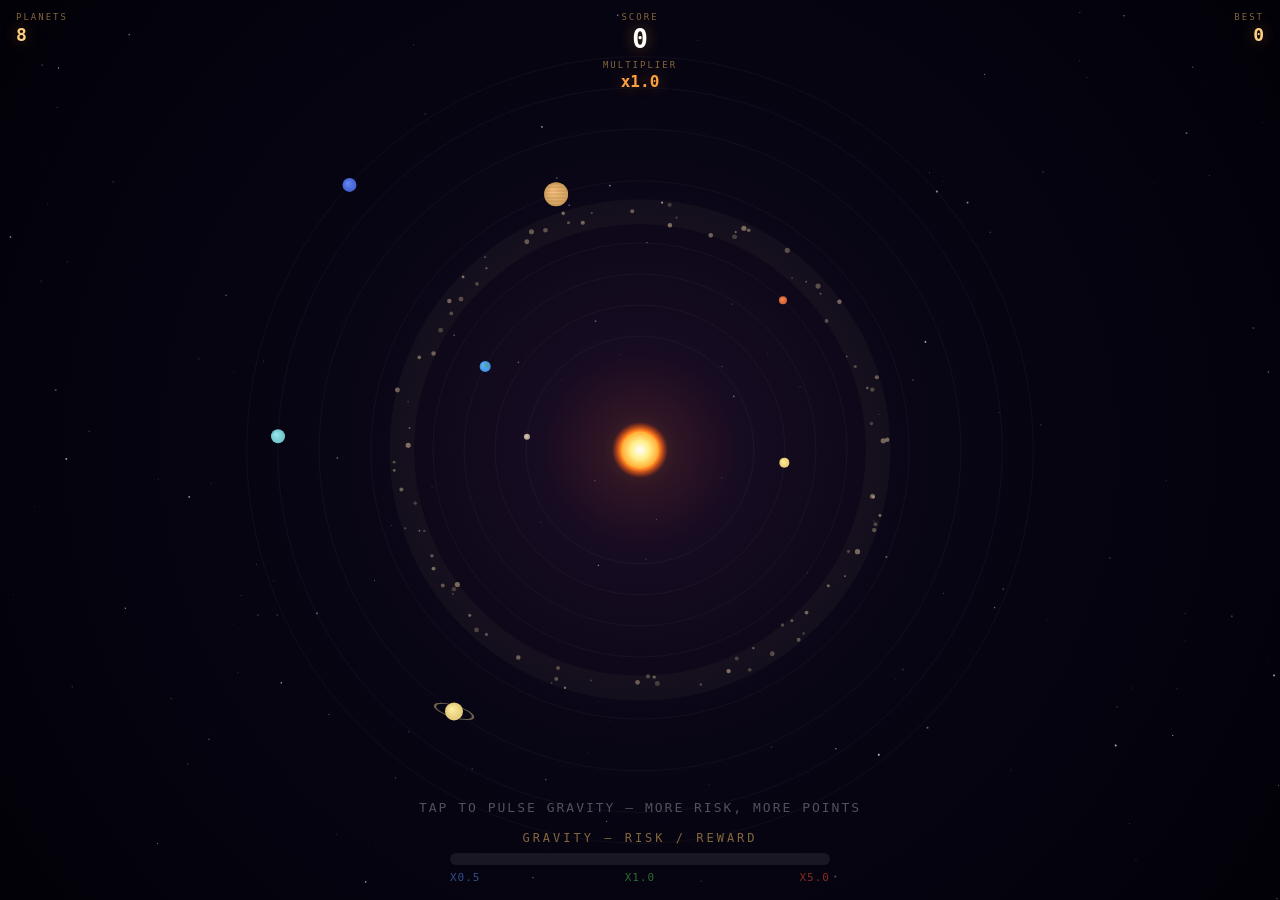
<file: solar-pwa/index.html>
<!DOCTYPE html>
<html lang="en">
<head>
<meta charset="UTF-8">
<meta name="viewport" content="width=device-width, initial-scale=1.0, user-scalable=no, viewport-fit=cover">
<meta name="apple-mobile-web-app-capable" content="yes">
<meta name="apple-mobile-web-app-status-bar-style" content="black">
<meta name="apple-mobile-web-app-title" content="Solar Pulse">
<meta name="theme-color" content="#000000">
<link rel="manifest" href="manifest.json">
<link rel="apple-touch-icon" href="icon-192.png">
<title>Solar Pulse</title>
<style>
  * { margin: 0; padding: 0; box-sizing: border-box; }
  html, body {
    background: #000;
    overflow: hidden;
    touch-action: manipulation;
    -webkit-user-select: none;
    user-select: none;
    font-family: monospace;
    cursor: pointer;
    height: 100%;
    width: 100%;
    position: fixed;
    top: 0; left: 0;
  }
  canvas { display: block; width: 100%; height: 100%; }
  #hud {
    position: fixed; top: 0; left: 0; right: 0;
    padding: 12px 16px;
    display: flex; justify-content: space-between; align-items: flex-start;
    z-index: 10; pointer-events: none;
  }
  .hud-col { display: flex; flex-direction: column; gap: 2px; }
  .hud-col.center { align-items: center; position: absolute; left: 50%; transform: translateX(-50%); }
  .hud-col.right { align-items: flex-end; }
  .hl { font-size: 9px; letter-spacing: 2px; color: rgba(255,200,100,0.5); text-transform: uppercase; }
  .hv { font-size: 18px; font-weight: bold; color: #ffd080; text-shadow: 0 0 15px rgba(255,160,40,0.4); }
  .hv.big { font-size: 26px; color: #fff; }
  .hv.mult { font-size: 16px; color: #ffa040; }
  .hv.mult.hot { color: #ff5030; }
  .hv.mult.cool { color: #6090ff; }

  #gbar-wrap {
    position: fixed; bottom: 16px; left: 50%; transform: translateX(-50%);
    width: min(80vw, 380px); z-index: 10; pointer-events: none;
  }
  #glabel { text-align: center; font-size: 12px; letter-spacing: 3px; color: rgba(255,200,100,0.5); text-transform: uppercase; margin-bottom: 8px; }
  #gbg { width: 100%; height: 12px; background: rgba(255,255,255,0.08); border-radius: 6px; overflow: hidden; }
  #gfill { height: 100%; border-radius: 6px; transition: width 0.1s ease; }
  #zones { display: flex; justify-content: space-between; margin-top: 6px; font-size: 11px; letter-spacing: 1px; text-transform: uppercase; }
  .zl { color: rgba(100,150,255,0.5); }
  .zs { color: rgba(100,255,100,0.4); }
  .zh { color: rgba(255,80,50,0.5); }

  #msg {
    position: fixed; top: 70px; left: 50%; transform: translateX(-50%);
    font-size: 13px; color: #ffd080; text-align: center;
    z-index: 20; pointer-events: none; opacity: 0; transition: opacity 0.4s;
    background: rgba(0,0,0,0.7); border: 1px solid rgba(255,180,60,0.3);
    padding: 8px 18px; border-radius: 6px;
    text-shadow: 0 0 10px rgba(255,160,40,0.4);
    max-width: 90vw; white-space: nowrap;
  }
  #msg.show { opacity: 1; }

  #hint {
    position: fixed; bottom: 85px; left: 50%; transform: translateX(-50%);
    font-size: 13px; color: rgba(255,255,255,0.3); letter-spacing: 2px; text-transform: uppercase;
    z-index: 10; pointer-events: none;
  }

  #gameover {
    position: fixed; inset: 0; background: rgba(0,0,0,0.85);
    z-index: 100; display: none; justify-content: center; align-items: center;
    flex-direction: column; gap: 16px;
  }
  #gameover.show { display: flex; }
  #gameover h1 { font-size: 28px; color: #ffd080; text-shadow: 0 0 30px rgba(255,160,40,0.4); }
  #gameover p { color: rgba(255,255,255,0.6); font-size: 13px; }
  #gameover .fs { font-size: 20px; color: #fff; }
  #rbtn {
    font-size: 13px; padding: 12px 28px;
    background: rgba(255,160,40,0.15); border: 1px solid rgba(255,160,40,0.4);
    color: #ffd080; border-radius: 4px; cursor: pointer; pointer-events: all;
    letter-spacing: 2px;
  }
</style>
</head>
<body>
<canvas id="c"></canvas>

<div id="hud">
  <div class="hud-col"><span class="hl">Planets</span><span class="hv" id="pc">8</span></div>
  <div class="hud-col center"><span class="hl">Score</span><span class="hv big" id="sc">0</span><span class="hl" style="margin-top:4px">Multiplier</span><span class="hv mult" id="mult">x1.0</span></div>
  <div class="hud-col right"><span class="hl">Best</span><span class="hv" id="bs">0</span></div>
</div>

<div id="gbar-wrap">
  <div id="glabel">Gravity — Risk / Reward</div>
  <div id="gbg"><div id="gfill"></div></div>
  <div id="zones"><span class="zl">x0.5</span><span class="zs">x1.0</span><span class="zh">x5.0</span></div>
</div>

<div id="hint">TAP TO PULSE GRAVITY — MORE RISK, MORE POINTS</div>
<div id="msg"></div>

<div id="gameover">
  <h1>STAR COLLAPSED</h1>
  <p>All planets lost</p>
  <p class="fs" id="fsc"></p>
  <button id="rbtn">REIGNITE</button>
</div>

<script>
(function() {
  var canvas = document.getElementById('c');
  var ctx = canvas.getContext('2d');
  var W, H, cx, cy;

  function resize() {
    W = canvas.width = canvas.clientWidth;
    H = canvas.height = canvas.clientHeight;
    cx = W / 2;
    cy = H / 2;
  }
  resize();
  window.addEventListener('resize', resize);

  // State
  var gravity = 0.5;
  var score = 0;
  var best = 0;
  var alive = true;
  var started = false;
  var sunRadius = 20;
  var tapFlash = 0;
  var shakeMag = 0;
  var scoreAccum = 0;
  var timeAcc = 0;
  var pulseRings = [];
  var burnParts = [];
  var driftParts = [];

  // UFO system
  var ufo = null;
  var ufoTimer = 0;
  var UFO_FIRST_DELAY = 20; // seconds before first UFO
  var UFO_RESPAWN_MIN = 15;
  var UFO_RESPAWN_MAX = 30;
  var nextUfoTime = UFO_FIRST_DELAY;
  var UFO_DRAIN = 0.003; // extra gravity decay per frame when UFO present
  var ufoParts = [];

  // Asteroid system
  var asteroids = [];
  var asteroidTimer = 0;
  var ASTEROID_MIN_INTERVAL = 8;
  var ASTEROID_MAX_INTERVAL = 20;
  var nextAsteroidTime = 10 + Math.random() * 5;

  // Asteroid belt (between Mars and Jupiter)
  var BELT_ORBIT_BASE = 1.15; // between Mars 1.0 and Jupiter 1.30
  var beltRocks = [];
  var BELT_COUNT = 90;
  var BELT_DRIFT_SHIELD = 0.6; // inner planets drift 60% slower

  var DECAY = 0.003;
  var TAP_BOOST = 0.06;
  var DRIFT_ZONE = 0.2;
  var DANGER_ZONE = 0.8;

  var PDEFS = [
    { name:'Mercury', color:'#b0a090', r:3,  ob:0.55, spd:2.8 },
    { name:'Venus',   color:'#e8c870', r:5,  ob:0.70, spd:2.2 },
    { name:'Earth',   color:'#4090e0', r:5.5,ob:0.85, spd:1.8, land:true },
    { name:'Mars',    color:'#d06030', r:4,  ob:1.00, spd:1.5 },
    { name:'Jupiter', color:'#d0a060', r:12, ob:1.30, spd:1.0, stripes:true },
    { name:'Saturn',  color:'#e0c878', r:9,  ob:1.55, spd:0.8, rings:true },
    { name:'Uranus',  color:'#70c0c8', r:7,  ob:1.75, spd:0.6 },
    { name:'Neptune', color:'#4060d0', r:7,  ob:1.90, spd:0.5 }
  ];

  var planets = [];

  function orbitR(base) {
    return base * Math.min(W, H) * 0.23;
  }

  function initPlanets() {
    planets = [];
    for (var i = 0; i < PDEFS.length; i++) {
      var d = PDEFS[i];
      var a = Math.random() * Math.PI * 2;
      var or = orbitR(d.ob);
      planets.push({
        name: d.name, color: d.color, r: d.r, ob: d.ob, spd: d.spd,
        land: d.land || false, stripes: d.stripes || false, rings: d.rings || false,
        angle: a,
        orbitR: or,
        baseOrbitR: or,
        alive: true, burnT: 0, driftVel: 0, opacity: 1,
        x: cx + Math.cos(a) * or,
        y: cy + Math.sin(a) * or
      });
    }
  }

  function initBelt() {
    beltRocks = [];
    for (var i = 0; i < BELT_COUNT; i++) {
      var angleSpread = (Math.random() - 0.5) * 0.12; // slight orbit variation
      beltRocks.push({
        angle: (i / BELT_COUNT) * Math.PI * 2 + (Math.random() - 0.5) * 0.3,
        orbitMult: BELT_ORBIT_BASE + angleSpread,
        size: 0.8 + Math.random() * 1.8,
        speed: 0.4 + Math.random() * 0.15,
        bright: 0.3 + Math.random() * 0.4
      });
    }
  }

  // Stars
  var stars = [];
  for (var i = 0; i < 250; i++) {
    stars.push({
      x: Math.random(), y: Math.random(),
      s: Math.random() * 1.5 + 0.3,
      b: Math.random() * 0.5 + 0.3,
      tw: Math.random() * 6.28
    });
  }

  // Input
  function handleTap(e) {
    e.preventDefault();
    if (!alive) return;
    if (!started) {
      started = true;
      document.getElementById('hint').style.display = 'none';
    }

    // Check if tapping the UFO
    if (ufo && (ufo.phase === 'entering' || ufo.phase === 'orbiting')) {
      var rect = canvas.getBoundingClientRect();
      var tx = (e.clientX - rect.left) * (W / rect.width);
      var ty = (e.clientY - rect.top) * (H / rect.height);
      var dx = tx - ufo.x;
      var dy = ty - ufo.y;
      var dist = Math.sqrt(dx * dx + dy * dy);
      var hitRadius = 35; // generous tap target

      if (dist < hitRadius && ufo.hitCooldown <= 0) {
        ufo.hp--;
        ufo.hitCooldown = ufo.HIT_COOLDOWN_TIME;
        ufo.hitFlash = 1.0;
        shakeMag = 4;
        spawnBurn(ufo.x, ufo.y, 10);

        if (ufo.hp <= 0) {
          spawnBurn(ufo.x, ufo.y, 30);
          shakeMag = 10;
          showMsg('UFO destroyed! Gravity restored.');
          removeUfo();
          return;
        } else {
          showMsg('UFO hit! (' + ufo.hp + ' more)');
        }
      }
    }

    gravity = Math.min(1.0, gravity + TAP_BOOST);
    tapFlash = 1.0;
    shakeMag = Math.min(shakeMag + 1.5, 8);
    pulseRings.push({ r: sunRadius, op: 0.7 });
  }

  canvas.addEventListener('pointerdown', handleTap);
  document.getElementById('rbtn').addEventListener('click', restart);

  function spawnBurn(x, y, n) {
    for (var i = 0; i < n; i++) {
      var a = Math.random() * 6.28;
      var sp = Math.random() * 3 + 1;
      burnParts.push({
        x:x, y:y, vx:Math.cos(a)*sp, vy:Math.sin(a)*sp,
        life:1, dec:0.01+Math.random()*0.02, sz:Math.random()*3+1
      });
    }
  }

  function spawnDrift(x, y, a, n) {
    for (var i = 0; i < n; i++) {
      var ang = a + (Math.random()-0.5)*0.5;
      var sp = Math.random() * 2 + 1;
      driftParts.push({
        x:x, y:y, vx:Math.cos(ang)*sp, vy:Math.sin(ang)*sp,
        life:1, dec:0.005+Math.random()*0.01, sz:Math.random()*2+1
      });
    }
  }

  var msgTimer = null;
  function showMsg(t) {
    var el = document.getElementById('msg');
    el.textContent = t;
    el.classList.add('show');
    clearTimeout(msgTimer);
    msgTimer = setTimeout(function() { el.classList.remove('show'); }, 2000);
  }

  // ── UFO Functions ──
  function spawnUfo() {
    // Pick a random edge to fly in from
    var edge = Math.floor(Math.random() * 4);
    var sx, sy, angle;
    if (edge === 0) { sx = -30; sy = Math.random() * H; angle = 0; }
    else if (edge === 1) { sx = W + 30; sy = Math.random() * H; angle = Math.PI; }
    else if (edge === 2) { sx = Math.random() * W; sy = -30; angle = Math.PI * 0.5; }
    else { sx = Math.random() * W; sy = H + 30; angle = -Math.PI * 0.5; }

    var lifespan = 20 + Math.random() * 15; // 20-35 seconds
    var willBurn = Math.random() < 0.4; // 40% chance gets sucked into sun

    ufo = {
      x: sx, y: sy,
      angle: Math.atan2(cy - sy, cx - sx), // aim toward center initially
      orbitAngle: Math.atan2(sy - cy, sx - cx),
      orbitR: Math.min(W, H) * 0.3, // orbit distance from sun
      targetOrbitR: Math.min(W, H) * (0.15 + Math.random() * 0.2),
      speed: 1.5 + Math.random(),
      lifespan: lifespan,
      age: 0,
      phase: 'entering', // entering, orbiting, leaving, burning
      willBurn: willBurn,
      opacity: 1,
      beamFlicker: 0,
      hp: 3,
      hitCooldown: 0,
      HIT_COOLDOWN_TIME: 2.0, // seconds between hits
      hitFlash: 0
    };
    showMsg('UFO INCOMING — Gravity drain!');
  }

  function updateUfo(dt) {
    var u = ufo;
    u.age += dt;
    u.beamFlicker = 0.6 + Math.sin(timeAcc * 8) * 0.3;
    u.hitCooldown = Math.max(0, u.hitCooldown - dt);
    u.hitFlash *= 0.9;

    if (u.phase === 'entering') {
      // Fly toward orbit position
      var tx = cx + Math.cos(u.orbitAngle) * u.targetOrbitR;
      var ty = cy + Math.sin(u.orbitAngle) * u.targetOrbitR;
      var dx = tx - u.x;
      var dy = ty - u.y;
      var dist = Math.sqrt(dx * dx + dy * dy);
      if (dist < 5) {
        u.phase = 'orbiting';
        u.orbitR = u.targetOrbitR;
      } else {
        var spd = Math.min(dist, 200 * dt * 60) * 0.08;
        u.x += (dx / dist) * spd * dt * 60;
        u.y += (dy / dist) * spd * dt * 60;
      }
    } else if (u.phase === 'orbiting') {
      // Circle the sun
      u.orbitAngle += u.speed * 0.008 * dt * 60;
      u.x = cx + Math.cos(u.orbitAngle) * u.orbitR;
      u.y = cy + Math.sin(u.orbitAngle) * u.orbitR;

      // Check if time to leave
      if (u.age >= u.lifespan) {
        if (u.willBurn) {
          u.phase = 'burning';
          showMsg('UFO pulled into the sun!');
        } else {
          u.phase = 'leaving';
          u.leaveAngle = u.orbitAngle;
          showMsg('UFO departing...');
        }
      }
    } else if (u.phase === 'burning') {
      // Spiral into the sun
      u.orbitR -= 2.5 * dt * 60;
      u.orbitAngle += u.speed * 0.02 * dt * 60;
      u.x = cx + Math.cos(u.orbitAngle) * Math.max(0, u.orbitR);
      u.y = cy + Math.sin(u.orbitAngle) * Math.max(0, u.orbitR);
      u.opacity = Math.max(0, u.orbitR / u.targetOrbitR);

      if (u.orbitR <= sunRadius) {
        // UFO destroyed
        spawnBurn(u.x, u.y, 25);
        shakeMag = 8;
        removeUfo();
        showMsg('UFO destroyed! Gravity restored.');
        return;
      }
    } else if (u.phase === 'leaving') {
      // Fly away from sun
      var la = u.leaveAngle;
      u.x += Math.cos(la) * 3 * dt * 60;
      u.y += Math.sin(la) * 3 * dt * 60;
      u.opacity -= 0.01 * dt * 60;

      if (u.x < -50 || u.x > W + 50 || u.y < -50 || u.y > H + 50 || u.opacity <= 0) {
        removeUfo();
        showMsg('UFO departed. Gravity restored.');
        return;
      }
    }

    // Spawn drain particles (beam effect toward sun)
    if (u.phase === 'orbiting' || u.phase === 'entering') {
      if (Math.random() < 0.3) {
        var pa = Math.atan2(cy - u.y, cx - u.x);
        ufoParts.push({
          x: u.x, y: u.y,
          vx: Math.cos(pa) * (1 + Math.random()),
          vy: Math.sin(pa) * (1 + Math.random()),
          life: 1, dec: 0.02 + Math.random() * 0.01, sz: 1 + Math.random()
        });
      }
    }

    // Update UFO particles
    for (var i = ufoParts.length - 1; i >= 0; i--) {
      var p = ufoParts[i];
      p.x += p.vx * dt * 60;
      p.y += p.vy * dt * 60;
      p.life -= p.dec * dt * 60;
      if (p.life <= 0) ufoParts.splice(i, 1);
    }
  }

  function removeUfo() {
    ufo = null;
    ufoParts = [];
    ufoTimer = 0;
    nextUfoTime = UFO_RESPAWN_MIN + Math.random() * (UFO_RESPAWN_MAX - UFO_RESPAWN_MIN);
  }

  function drawUfo(u) {
    ctx.save();
    ctx.globalAlpha = u.opacity;

    // Tractor beam toward sun (drain visual)
    if (u.phase === 'orbiting' || u.phase === 'entering') {
      ctx.save();
      ctx.globalAlpha = u.beamFlicker * 0.15 * u.opacity;
      ctx.beginPath();
      ctx.moveTo(u.x - 8, u.y);
      ctx.lineTo(u.x + 8, u.y);
      ctx.lineTo(cx + 4, cy);
      ctx.lineTo(cx - 4, cy);
      ctx.closePath();
      ctx.fillStyle = '#40ff90';
      ctx.fill();
      ctx.restore();
    }

    // UFO drain particles
    for (var i = 0; i < ufoParts.length; i++) {
      var p = ufoParts[i];
      ctx.beginPath();
      ctx.arc(p.x, p.y, p.sz * p.life, 0, Math.PI * 2);
      ctx.fillStyle = 'rgba(80,255,150,' + (p.life * 0.6) + ')';
      ctx.fill();
    }

    // Saucer body - dome
    ctx.fillStyle = 'rgba(150,200,180,0.7)';
    ctx.beginPath();
    ctx.ellipse(u.x, u.y - 3, 6, 5, 0, Math.PI, 0);
    ctx.fill();

    // Saucer body - disc
    ctx.fillStyle = '#889898';
    ctx.beginPath();
    ctx.ellipse(u.x, u.y, 12, 4, 0, 0, Math.PI * 2);
    ctx.fill();

    // Saucer highlight
    ctx.fillStyle = 'rgba(200,255,220,0.5)';
    ctx.beginPath();
    ctx.ellipse(u.x, u.y - 1, 8, 2, 0, Math.PI, 0);
    ctx.fill();

    // Lights
    var lightCount = 4;
    for (var i = 0; i < lightCount; i++) {
      var la = (i / lightCount) * Math.PI * 2 + timeAcc * 3;
      var lx = u.x + Math.cos(la) * 9;
      var ly = u.y + Math.sin(la) * 2.5;
      ctx.beginPath();
      ctx.arc(lx, ly, 1.5, 0, Math.PI * 2);
      ctx.fillStyle = i % 2 === 0 ? 'rgba(80,255,150,0.9)' : 'rgba(255,80,80,0.9)';
      ctx.fill();
    }

    // Green glow around UFO
    var gg = ctx.createRadialGradient(u.x, u.y, 5, u.x, u.y, 30);
    gg.addColorStop(0, 'rgba(80,255,150,0.15)');
    gg.addColorStop(1, 'rgba(80,255,150,0)');
    ctx.fillStyle = gg;
    ctx.beginPath();
    ctx.arc(u.x, u.y, 30, 0, Math.PI * 2);
    ctx.fill();

    // Hit flash overlay
    if (u.hitFlash > 0.05) {
      ctx.beginPath();
      ctx.arc(u.x, u.y, 18, 0, Math.PI * 2);
      ctx.fillStyle = 'rgba(255,255,255,' + (u.hitFlash * 0.6) + ')';
      ctx.fill();
    }

    // HP pips above UFO
    var pipY = u.y - 16;
    var pipSpacing = 8;
    var pipStartX = u.x - ((3 - 1) * pipSpacing) / 2;
    for (var i = 0; i < 3; i++) {
      ctx.beginPath();
      ctx.arc(pipStartX + i * pipSpacing, pipY, 2.5, 0, Math.PI * 2);
      if (i < u.hp) {
        ctx.fillStyle = u.hitCooldown > 0 ? 'rgba(255,100,100,0.6)' : 'rgba(80,255,150,0.8)';
      } else {
        ctx.fillStyle = 'rgba(100,100,100,0.3)';
      }
      ctx.fill();
    }

    ctx.restore();
  }

  // ── Asteroid Functions ──
  function spawnAsteroid() {
    // Pick random edge
    var edge = Math.floor(Math.random() * 4);
    var sx, sy;
    if (edge === 0) { sx = -20; sy = Math.random() * H; }
    else if (edge === 1) { sx = W + 20; sy = Math.random() * H; }
    else if (edge === 2) { sx = Math.random() * W; sy = -20; }
    else { sx = Math.random() * W; sy = H + 20; }

    // Decide if it aims at the sun or flies through
    var hitsSun = Math.random() < 0.35; // 35% chance to hit sun
    var tx, ty;
    if (hitsSun) {
      // Aim at center with slight offset
      tx = cx + (Math.random() - 0.5) * 20;
      ty = cy + (Math.random() - 0.5) * 20;
    } else {
      // Aim at a random point across the screen
      var ex = Math.random() * W;
      var ey = Math.random() * H;
      // Make sure it crosses through the visible area
      tx = sx + (ex - sx) * 2;
      ty = sy + (ey - sy) * 2;
    }

    var angle = Math.atan2(ty - sy, tx - sx);
    var speed = 1.5 + Math.random() * 2;
    var size = 3 + Math.random() * 5;

    // Generate jagged shape vertices
    var verts = [];
    var numVerts = 6 + Math.floor(Math.random() * 4);
    for (var i = 0; i < numVerts; i++) {
      var a = (i / numVerts) * Math.PI * 2;
      var r = size * (0.6 + Math.random() * 0.4);
      verts.push({ x: Math.cos(a) * r, y: Math.sin(a) * r });
    }

    asteroids.push({
      x: sx, y: sy,
      vx: Math.cos(angle) * speed,
      vy: Math.sin(angle) * speed,
      size: size,
      hitsSun: hitsSun,
      rot: Math.random() * 6.28,
      rotSpd: (Math.random() - 0.5) * 0.05,
      verts: verts,
      alive: true
    });
  }

  function updateAsteroids(dt) {
    asteroidTimer += dt;
    if (asteroidTimer >= nextAsteroidTime) {
      spawnAsteroid();
      asteroidTimer = 0;
      nextAsteroidTime = ASTEROID_MIN_INTERVAL + Math.random() * (ASTEROID_MAX_INTERVAL - ASTEROID_MIN_INTERVAL);
    }

    for (var i = asteroids.length - 1; i >= 0; i--) {
      var a = asteroids[i];
      if (!a.alive) { asteroids.splice(i, 1); continue; }

      a.x += a.vx * dt * 60;
      a.y += a.vy * dt * 60;
      a.rot += a.rotSpd * dt * 60;

      // Check sun collision (use visual corona size, not just core)
      var dx = a.x - cx;
      var dy = a.y - cy;
      var dist = Math.sqrt(dx * dx + dy * dy);
      var sunHitR = sunRadius * 1.5; // corona is bigger than core
      if (a.hitsSun && dist < sunHitR + a.size) {
        // Impact! Cut gravity by 30-60%
        var cut = 0.3 + Math.random() * 0.3;
        gravity *= (1 - cut);
        spawnBurn(a.x, a.y, 20);
        shakeMag = 10;
        showMsg('ASTEROID IMPACT! Gravity -' + Math.round(cut * 100) + '%');
        a.alive = false;
        continue;
      }

      // Remove if off screen
      if (a.x < -80 || a.x > W + 80 || a.y < -80 || a.y > H + 80) {
        asteroids.splice(i, 1);
      }
    }
  }

  function drawAsteroid(a) {
    ctx.save();
    ctx.translate(a.x, a.y);
    ctx.rotate(a.rot);

    // Body
    ctx.beginPath();
    ctx.moveTo(a.verts[0].x, a.verts[0].y);
    for (var i = 1; i < a.verts.length; i++) {
      ctx.lineTo(a.verts[i].x, a.verts[i].y);
    }
    ctx.closePath();
    ctx.fillStyle = '#807060';
    ctx.fill();
    ctx.strokeStyle = 'rgba(160,140,120,0.6)';
    ctx.lineWidth = 1;
    ctx.stroke();

    // Highlight
    ctx.beginPath();
    ctx.arc(-a.size * 0.2, -a.size * 0.2, a.size * 0.3, 0, Math.PI * 2);
    ctx.fillStyle = 'rgba(180,160,140,0.4)';
    ctx.fill();

    ctx.restore();

    // Glow if heading to sun
    if (a.hitsSun) {
      var dx = cx - a.x;
      var dy = cy - a.y;
      var dist = Math.sqrt(dx * dx + dy * dy);
      var maxDist = Math.max(W, H) * 0.5;
      if (dist < maxDist) {
        var heat = 1 - (dist / maxDist);
        var hg = ctx.createRadialGradient(a.x, a.y, a.size * 0.5, a.x, a.y, a.size * 2.5);
        hg.addColorStop(0, 'rgba(255,120,30,' + (heat * 0.4) + ')');
        hg.addColorStop(1, 'rgba(255,60,10,0)');
        ctx.fillStyle = hg;
        ctx.beginPath();
        ctx.arc(a.x, a.y, a.size * 2.5, 0, Math.PI * 2);
        ctx.fill();
      }
    }
  }

  // ── Asteroid Belt ──
  function updateBelt(dt) {
    var sm = 0.5 + gravity * 1.0;
    for (var i = 0; i < beltRocks.length; i++) {
      var b = beltRocks[i];
      b.angle += b.speed * 0.005 * sm * dt * 60;
    }
  }

  function drawBelt() {
    var beltR = orbitR(BELT_ORBIT_BASE);

    // Faint orbit band
    ctx.beginPath();
    ctx.arc(cx, cy, beltR, 0, Math.PI * 2);
    ctx.strokeStyle = 'rgba(150,130,100,0.06)';
    ctx.lineWidth = orbitR(0.12); // belt width
    ctx.stroke();
    ctx.lineWidth = 1;

    // Individual rocks
    for (var i = 0; i < beltRocks.length; i++) {
      var b = beltRocks[i];
      var r = orbitR(b.orbitMult);
      var bx = cx + Math.cos(b.angle) * r;
      var by = cy + Math.sin(b.angle) * r;
      ctx.fillStyle = 'rgba(180,160,130,' + b.bright + ')';
      ctx.beginPath();
      ctx.arc(bx, by, b.size, 0, Math.PI * 2);
      ctx.fill();
    }
  }

  function update(dt) {
    if (!started || !alive) return;

    // UFO timer & spawning
    ufoTimer += dt;
    if (!ufo && ufoTimer >= nextUfoTime) {
      spawnUfo();
    }
    if (ufo) {
      updateUfo(dt);
    }

    // Extra gravity drain when UFO is present
    var totalDecay = DECAY + (ufo ? UFO_DRAIN : 0);
    gravity = Math.max(0, gravity - totalDecay * dt * 60);
    tapFlash *= 0.92;
    shakeMag *= 0.9;

    for (var i = pulseRings.length - 1; i >= 0; i--) {
      pulseRings[i].r += 3 * dt * 60;
      pulseRings[i].op -= 0.015 * dt * 60;
      if (pulseRings[i].op <= 0) pulseRings.splice(i, 1);
    }

    var targetR = Math.min(W, H) * (0.025 + gravity * 0.04);
    sunRadius += (targetR - sunRadius) * 0.1;

    var aliveCount = 0;

    for (var i = 0; i < planets.length; i++) {
      var p = planets[i];
      if (!p.alive) continue;
      aliveCount++;

      p.baseOrbitR = orbitR(p.ob);

      if (gravity < DRIFT_ZONE) {
        var driftMult = 1;
        // Belt shields inner planets from drifting
        if (p.ob < BELT_ORBIT_BASE) {
          driftMult = 1 - BELT_DRIFT_SHIELD; // 40% of normal drift
        }
        p.driftVel += (DRIFT_ZONE - gravity) * 0.15 * dt * 60 * driftMult;
        p.orbitR += p.driftVel * dt * 60;
      } else if (gravity > DANGER_ZONE) {
        var pull = (gravity - DANGER_ZONE) / (1 - DANGER_ZONE);
        p.orbitR -= pull * 1.5 * dt * 60 * (1 / p.ob);
        p.orbitR = Math.max(0, p.orbitR);
        p.driftVel = Math.max(0, p.driftVel - 0.1 * dt * 60);
      } else {
        p.orbitR += (p.baseOrbitR - p.orbitR) * 0.02 * dt * 60;
        p.driftVel = Math.max(0, p.driftVel - 0.05 * dt * 60);
      }

      var ratio = p.baseOrbitR / Math.max(p.orbitR, 10);
      var sm = 0.5 + gravity * 1.0;
      p.angle += p.spd * 0.01 * sm * ratio * dt * 60;

      p.x = cx + Math.cos(p.angle) * p.orbitR;
      p.y = cy + Math.sin(p.angle) * p.orbitR;

      if (p.orbitR < sunRadius + p.r + 5) {
        p.burnT += dt * 60;
        if (p.burnT > 30) {
          p.alive = false;
          spawnBurn(p.x, p.y, 35);
          showMsg(p.name + ' burned up!');
          shakeMag = 12;
        }
      } else {
        p.burnT = Math.max(0, p.burnT - 0.5 * dt * 60);
      }

      var maxD = Math.max(W, H) * 0.7;
      if (p.orbitR > maxD) {
        p.opacity -= 0.02 * dt * 60;
        if (p.opacity <= 0) {
          p.alive = false;
          var da = Math.atan2(p.y - cy, p.x - cx);
          spawnDrift(p.x, p.y, da, 15);
          showMsg(p.name + ' drifted away...');
        }
      } else {
        p.opacity = Math.min(1, p.opacity + 0.05 * dt * 60);
      }
    }

    // Score with gravity multiplier
    // Low gravity = 0.5x, mid = 1x, high = up to 5x
    var mult;
    if (gravity < DRIFT_ZONE) {
      mult = 0.5;
    } else if (gravity < 0.5) {
      mult = 0.5 + (gravity - DRIFT_ZONE) / (0.5 - DRIFT_ZONE) * 0.5;
    } else if (gravity < DANGER_ZONE) {
      mult = 1.0 + (gravity - 0.5) / (DANGER_ZONE - 0.5) * 2.0;
    } else {
      mult = 3.0 + (gravity - DANGER_ZONE) / (1.0 - DANGER_ZONE) * 2.0;
    }
    mult = Math.round(mult * 10) / 10;

    scoreAccum += aliveCount * dt * mult;
    score = Math.floor(scoreAccum);

    // Update multiplier display
    var multEl = document.getElementById('mult');
    multEl.textContent = 'x' + mult.toFixed(1);
    multEl.className = 'hv mult';
    if (gravity > DANGER_ZONE) {
      multEl.className = 'hv mult hot';
    } else if (gravity < DRIFT_ZONE) {
      multEl.className = 'hv mult cool';
    }

    updateParts(burnParts, dt);
    updateParts(driftParts, dt);
    updateAsteroids(dt);
    updateBelt(dt);

    document.getElementById('pc').textContent = aliveCount;
    document.getElementById('sc').textContent = score;

    var fill = document.getElementById('gfill');
    fill.style.width = (gravity * 100) + '%';
    if (gravity < DRIFT_ZONE) {
      fill.style.background = 'linear-gradient(90deg,#4080ff,#6090ff)';
    } else if (gravity > DANGER_ZONE) {
      fill.style.background = 'linear-gradient(90deg,#ff8030,#ff3020)';
    } else {
      fill.style.background = 'linear-gradient(90deg,#ff9030,#ffc040)';
    }

    if (aliveCount === 0) {
      alive = false;
      if (score > best) best = score;
      document.getElementById('bs').textContent = best;
      document.getElementById('fsc').textContent = 'Score: ' + score;
      setTimeout(function() {
        document.getElementById('gameover').classList.add('show');
      }, 1000);
    }
  }

  function updateParts(arr, dt) {
    for (var i = arr.length - 1; i >= 0; i--) {
      var p = arr[i];
      p.x += p.vx * dt * 60;
      p.y += p.vy * dt * 60;
      p.life -= p.dec * dt * 60;
      if (p.life <= 0) arr.splice(i, 1);
    }
  }

  function draw(dt) {
    timeAcc += dt;
    ctx.clearRect(0, 0, W, H);

    var sx = (Math.random() - 0.5) * shakeMag;
    var sy = (Math.random() - 0.5) * shakeMag;
    ctx.save();
    ctx.translate(sx, sy);

    var bg = ctx.createRadialGradient(cx, cy, 0, cx, cy, Math.max(W, H) * 0.6);
    bg.addColorStop(0, '#1e0f28');
    bg.addColorStop(0.4, '#080514');
    bg.addColorStop(1, '#020108');
    ctx.fillStyle = bg;
    ctx.fillRect(-20, -20, W + 40, H + 40);

    for (var i = 0; i < stars.length; i++) {
      var s = stars[i];
      var tw = 0.5 + 0.5 * Math.sin(timeAcc * 2 + s.tw);
      ctx.globalAlpha = s.b * tw;
      ctx.fillStyle = '#fff';
      ctx.fillRect(s.x * W, s.y * H, s.s, s.s);
    }
    ctx.globalAlpha = 1;

    for (var i = 0; i < planets.length; i++) {
      var p = planets[i];
      if (!p.alive || p.orbitR < 1) continue;
      ctx.beginPath();
      ctx.arc(cx, cy, p.orbitR, 0, Math.PI * 2);
      ctx.strokeStyle = 'rgba(255,255,255,' + (0.04 * p.opacity) + ')';
      ctx.lineWidth = 1;
      ctx.stroke();
    }

    drawSun();

    // Draw asteroid belt
    drawBelt();

    for (var i = 0; i < pulseRings.length; i++) {
      var pr = pulseRings[i];
      ctx.beginPath();
      ctx.arc(cx, cy, pr.r, 0, Math.PI * 2);
      ctx.strokeStyle = 'rgba(255,180,60,' + (pr.op * 0.4) + ')';
      ctx.lineWidth = 2;
      ctx.stroke();
    }

    for (var i = 0; i < planets.length; i++) {
      if (planets[i].alive && planets[i].orbitR > 1) drawPlanet(planets[i]);
    }

    // Draw UFO
    if (ufo) drawUfo(ufo);

    // Draw Asteroids
    for (var i = 0; i < asteroids.length; i++) {
      if (asteroids[i].alive) drawAsteroid(asteroids[i]);
    }

    for (var i = 0; i < burnParts.length; i++) {
      var bp = burnParts[i];
      ctx.beginPath();
      ctx.arc(bp.x, bp.y, bp.sz * bp.life, 0, Math.PI * 2);
      ctx.fillStyle = 'rgba(255,200,50,' + bp.life + ')';
      ctx.fill();
    }

    for (var i = 0; i < driftParts.length; i++) {
      var dp = driftParts[i];
      ctx.beginPath();
      ctx.arc(dp.x, dp.y, dp.sz * dp.life, 0, Math.PI * 2);
      ctx.fillStyle = 'rgba(150,180,255,' + (dp.life * 0.7) + ')';
      ctx.fill();
    }

    ctx.restore();
  }

  function drawSun() {
    var r = sunRadius;
    var pr = r + Math.sin(timeAcc * 3) * 2;
    var intensity = 0.1 + gravity * 0.15 + tapFlash * 0.2;

    var c1 = ctx.createRadialGradient(cx, cy, r * 0.5, cx, cy, r * 5);
    c1.addColorStop(0, 'rgba(255,180,40,' + intensity + ')');
    c1.addColorStop(0.3, 'rgba(255,100,20,' + (intensity * 0.5) + ')');
    c1.addColorStop(1, 'rgba(255,50,10,0)');
    ctx.fillStyle = c1;
    ctx.fillRect(cx - r * 5, cy - r * 5, r * 10, r * 10);

    var c2 = ctx.createRadialGradient(cx, cy, 0, cx, cy, pr * 1.5);
    c2.addColorStop(0, '#fff8e0');
    c2.addColorStop(0.3, '#ffcc40');
    c2.addColorStop(0.7, '#ff8020');
    c2.addColorStop(1, 'rgba(255,60,10,0)');
    ctx.fillStyle = c2;
    ctx.beginPath();
    ctx.arc(cx, cy, pr * 1.5, 0, Math.PI * 2);
    ctx.fill();

    var c3 = ctx.createRadialGradient(cx, cy, 0, cx, cy, pr);
    c3.addColorStop(0, '#ffffff');
    c3.addColorStop(0.5, '#ffee88');
    c3.addColorStop(1, '#ffaa30');
    ctx.fillStyle = c3;
    ctx.beginPath();
    ctx.arc(cx, cy, pr, 0, Math.PI * 2);
    ctx.fill();

    if (tapFlash > 0.01) {
      ctx.beginPath();
      ctx.arc(cx, cy, pr * (1 + tapFlash * 0.5), 0, Math.PI * 2);
      ctx.fillStyle = 'rgba(255,255,200,' + (tapFlash * 0.4) + ')';
      ctx.fill();
    }
  }

  function drawPlanet(p) {
    ctx.save();
    ctx.globalAlpha = p.opacity;

    if (p.burnT > 0) {
      var bg = ctx.createRadialGradient(p.x, p.y, p.r, p.x, p.y, p.r * 3);
      bg.addColorStop(0, 'rgba(255,100,20,' + Math.min(1, p.burnT / 60) + ')');
      bg.addColorStop(1, 'rgba(255,50,10,0)');
      ctx.fillStyle = bg;
      ctx.beginPath();
      ctx.arc(p.x, p.y, p.r * 3, 0, Math.PI * 2);
      ctx.fill();
    }

    if (p.rings) {
      ctx.save();
      ctx.translate(p.x, p.y);
      ctx.rotate(0.3);
      ctx.scale(1, 0.3);
      ctx.beginPath();
      ctx.arc(0, 0, p.r * 2.2, 0, Math.PI * 2);
      ctx.strokeStyle = 'rgba(210,190,140,0.5)';
      ctx.lineWidth = 2.5;
      ctx.stroke();
      ctx.restore();
    }

    var rc = parseInt(p.color.slice(1, 3), 16);
    var gc = parseInt(p.color.slice(3, 5), 16);
    var bc = parseInt(p.color.slice(5, 7), 16);
    var light = 'rgb(' + Math.min(255, rc + 40) + ',' + Math.min(255, gc + 40) + ',' + Math.min(255, bc + 40) + ')';
    var gr = ctx.createRadialGradient(p.x - p.r * 0.3, p.y - p.r * 0.3, 0, p.x, p.y, p.r);
    gr.addColorStop(0, light);
    gr.addColorStop(1, p.color);
    ctx.fillStyle = gr;
    ctx.beginPath();
    ctx.arc(p.x, p.y, p.r, 0, Math.PI * 2);
    ctx.fill();

    if (p.stripes) {
      ctx.save();
      ctx.beginPath();
      ctx.arc(p.x, p.y, p.r, 0, Math.PI * 2);
      ctx.clip();
      ctx.fillStyle = 'rgba(180,120,50,0.3)';
      for (var s = -3; s <= 3; s++) {
        ctx.fillRect(p.x - p.r, p.y + s * 3.5 - 1, p.r * 2, 2);
      }
      ctx.restore();
    }

    if (p.land) {
      ctx.fillStyle = 'rgba(60,160,80,0.4)';
      ctx.beginPath();
      ctx.arc(p.x + 1, p.y - 1, p.r * 0.45, 0, Math.PI * 2);
      ctx.fill();
    }

    ctx.restore();
  }

  var lastTime = 0;
  function loop(ts) {
    var dt = lastTime ? Math.min((ts - lastTime) / 1000, 0.05) : 0.016;
    lastTime = ts;
    try {
      update(dt);
      draw(dt);
    } catch(e) {
      // resilient - skip frame on error
    }
    requestAnimationFrame(loop);
  }

  function restart() {
    document.getElementById('gameover').classList.remove('show');
    gravity = 0.5;
    score = 0;
    scoreAccum = 0;
    alive = true;
    started = false;
    tapFlash = 0;
    shakeMag = 0;
    burnParts = [];
    driftParts = [];
    pulseRings = [];
    ufo = null;
    ufoParts = [];
    ufoTimer = 0;
    nextUfoTime = UFO_FIRST_DELAY;
    asteroids = [];
    asteroidTimer = 0;
    nextAsteroidTime = 10 + Math.random() * 5;
    initBelt();
    document.getElementById('hint').style.display = '';
    document.getElementById('bs').textContent = best;
    initPlanets();
  }

  initPlanets();
  initBelt();
  requestAnimationFrame(loop);
})();
</script>
<script>if("serviceWorker" in navigator){navigator.serviceWorker.register("sw.js").catch(()=>{});}</script>
</body>
</html>
</file>
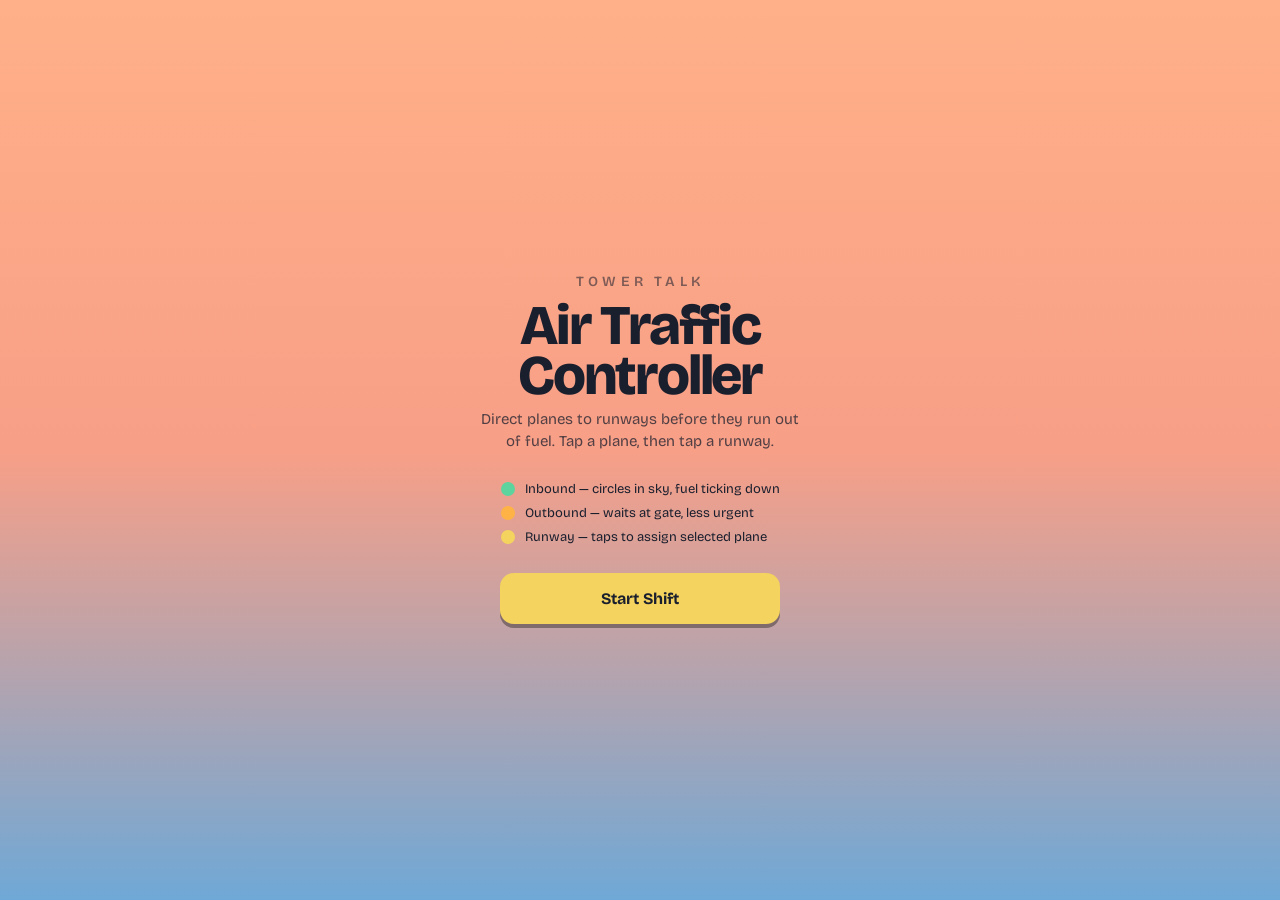
<file: tower-talk-pwa/index.html>
<!DOCTYPE html>
<html lang="en">
<head>
<meta charset="UTF-8">
<meta name="viewport" content="width=device-width, initial-scale=1.0, maximum-scale=1.0, user-scalable=no, viewport-fit=cover">
<meta name="theme-color" content="#1A1F2E">
<meta name="description" content="Air traffic controller — direct planes to runways before they run out of fuel.">
<meta name="apple-mobile-web-app-capable" content="yes">
<meta name="apple-mobile-web-app-status-bar-style" content="black-translucent">
<meta name="apple-mobile-web-app-title" content="Tower Talk">
<meta name="mobile-web-app-capable" content="yes">
<link rel="manifest" href="manifest.json">
<link rel="icon" type="image/png" href="favicon.png">
<link rel="apple-touch-icon" href="apple-touch-icon.png">
<title>Tower Talk · ATC</title>
<link rel="preconnect" href="https://fonts.googleapis.com">
<link rel="preconnect" href="https://fonts.gstatic.com" crossorigin>
<link href="https://fonts.googleapis.com/css2?family=Bricolage+Grotesque:wght@500;700;800&family=JetBrains+Mono:wght@500;700&display=swap" rel="stylesheet">
<style>
:root {
  --sky-top: #FFB088;
  --sky-mid: #F89F87;
  --sky-bot: #6FA8D6;
  --ground: #2E3F3A;
  --ground-light: #3F5550;
  --runway: #1A1F2E;
  --line: #F4D35E;
  --paper: #F5F1E8;
  --ink: #1A1F2E;
  --good: #5DD39E;
  --warn: #FFB347;
  --bad: #E63946;
}
* { box-sizing: border-box; margin: 0; padding: 0; -webkit-tap-highlight-color: transparent; }
html, body { height: 100%; overflow: hidden; font-family: 'Bricolage Grotesque', system-ui, sans-serif; background: var(--ground); color: var(--paper); user-select: none; -webkit-user-select: none; }
#game { position: fixed; inset: 0; }
canvas { display: block; width: 100%; height: 100%; touch-action: none; }

.hud { position: absolute; top: env(safe-area-inset-top, 12px); left: 12px; right: 12px; display: flex; justify-content: space-between; gap: 8px; pointer-events: none; padding-top: 8px; }
.stat { background: rgba(26,31,46,0.78); backdrop-filter: blur(8px); -webkit-backdrop-filter: blur(8px); padding: 8px 12px; border-radius: 12px; border: 1.5px solid rgba(245,241,232,0.12); color: var(--paper); min-width: 76px; }
.stat .lbl { font-size: 9px; opacity: 0.55; letter-spacing: 0.14em; text-transform: uppercase; display: block; margin-bottom: 1px; font-weight: 500; }
.stat .val { font-size: 18px; font-family: 'JetBrains Mono', monospace; font-weight: 700; line-height: 1; }
.stat.cash .val { color: var(--line); }

.tap-hint { position: absolute; top: 96px; left: 0; right: 0; text-align: center; font-size: 13px; opacity: 0.85; pointer-events: none; transition: opacity 0.4s; font-weight: 600; color: var(--paper); text-shadow: 0 1px 2px rgba(0,0,0,0.5); padding: 0 20px; }
.tap-hint.fade { opacity: 0; }

.toast { position: absolute; top: 50%; left: 50%; transform: translate(-50%, -50%) scale(0.8); background: var(--line); color: var(--ink); padding: 14px 22px; border-radius: 14px; font-weight: 800; font-size: 18px; letter-spacing: 0.04em; box-shadow: 0 6px 0 rgba(0,0,0,0.4); pointer-events: none; opacity: 0; transition: opacity 0.25s ease, transform 0.25s ease; z-index: 15; white-space: nowrap; }
.toast.show { opacity: 1; transform: translate(-50%, -50%) scale(1); }

.bottom-bar { position: absolute; bottom: env(safe-area-inset-bottom, 12px); left: 12px; right: 12px; display: flex; gap: 8px; pointer-events: none; padding-bottom: 8px; }
.btn { pointer-events: auto; background: var(--paper); color: var(--ink); border: none; padding: 14px 10px; font-family: 'Bricolage Grotesque', sans-serif; font-weight: 700; font-size: 14px; border-radius: 14px; box-shadow: 0 4px 0 rgba(0,0,0,0.35); cursor: pointer; transition: transform 0.06s ease, box-shadow 0.06s ease; }
.bottom-bar .btn { flex: 1; }
.bottom-bar .btn.icon { flex: 0 0 56px; padding: 14px 0; font-size: 18px; }
.intro .btn, .gameover .btn { width: 100%; max-width: 280px; padding: 16px 20px; font-size: 16px; }
.btn:active { transform: translateY(2px); box-shadow: 0 2px 0 rgba(0,0,0,0.35); }
.btn.primary { background: var(--line); }
.btn.danger { background: var(--bad); color: var(--paper); }

.panel { position: absolute; inset: 0; background: rgba(26,31,46,0.94); backdrop-filter: blur(12px); -webkit-backdrop-filter: blur(12px); display: flex; flex-direction: column; padding: 24px 18px; gap: 12px; z-index: 20; transform: translateY(100%); transition: transform 0.32s cubic-bezier(0.2, 0.8, 0.3, 1); pointer-events: auto; overflow-y: auto; }
.panel.open { transform: translateY(0); }
.panel h2 { font-weight: 800; font-size: 30px; letter-spacing: -0.025em; line-height: 1; }
.panel .sub { opacity: 0.65; font-size: 14px; margin-bottom: 6px; }
.upgrades { display: flex; flex-direction: column; gap: 10px; }
.upgrade { background: rgba(245,241,232,0.06); border: 1.5px solid rgba(245,241,232,0.12); border-radius: 14px; padding: 14px; display: flex; justify-content: space-between; align-items: center; gap: 12px; }
.upgrade.maxed { opacity: 0.5; }
.upgrade .info { flex: 1; min-width: 0; }
.upgrade .name { font-weight: 700; font-size: 15px; margin-bottom: 2px; }
.upgrade .desc { opacity: 0.6; font-size: 12px; line-height: 1.35; }
.upgrade .lvl { font-family: 'JetBrains Mono', monospace; font-size: 10px; opacity: 0.55; margin-top: 4px; letter-spacing: 0.06em; }
.upgrade button { font-family: 'JetBrains Mono', monospace; font-weight: 700; background: var(--line); color: var(--ink); border: none; padding: 10px 12px; border-radius: 10px; cursor: pointer; min-width: 84px; box-shadow: 0 3px 0 rgba(0,0,0,0.4); font-size: 13px; }
.upgrade button:disabled { opacity: 0.35; box-shadow: 0 1px 0 rgba(0,0,0,0.4); cursor: not-allowed; }
.upgrade button:active:not(:disabled) { transform: translateY(2px); box-shadow: 0 1px 0 rgba(0,0,0,0.4); }

.gameover { position: absolute; inset: 0; background: rgba(26,31,46,0.95); backdrop-filter: blur(8px); -webkit-backdrop-filter: blur(8px); display: none; flex-direction: column; align-items: center; justify-content: center; padding: 30px; z-index: 30; text-align: center; }
.gameover.show { display: flex; }
.gameover h1 { font-weight: 800; font-size: 52px; letter-spacing: -0.04em; margin-bottom: 4px; color: var(--bad); line-height: 0.95; }
.gameover .reason { opacity: 0.75; margin-bottom: 28px; font-size: 15px; max-width: 280px; }
.gameover .stats-grid { display: grid; grid-template-columns: 1fr 1fr; gap: 10px; width: 100%; max-width: 320px; margin-bottom: 28px; }
.gameover .stats-grid .stat { text-align: left; }
.gameover .btn { max-width: 280px; }

.intro { position: absolute; inset: 0; background: linear-gradient(180deg, var(--sky-top) 0%, var(--sky-mid) 50%, var(--sky-bot) 100%); display: flex; flex-direction: column; align-items: center; justify-content: center; padding: 30px; z-index: 40; text-align: center; transition: opacity 0.4s; }
.intro.hide { opacity: 0; pointer-events: none; }
.intro h1 { font-weight: 800; font-size: 56px; letter-spacing: -0.04em; line-height: 0.9; color: var(--ink); margin-bottom: 8px; }
.intro h1 small { display: block; font-size: 14px; font-weight: 600; letter-spacing: 0.3em; opacity: 0.55; margin-bottom: 12px; }
.intro p { color: var(--ink); opacity: 0.75; max-width: 320px; line-height: 1.45; margin-bottom: 28px; font-size: 15px; }
.intro .legend { display: flex; flex-direction: column; gap: 8px; max-width: 320px; margin-bottom: 28px; font-size: 13px; color: var(--ink); }
.intro .legend div { display: flex; gap: 10px; align-items: center; }
.intro .legend span.dot { width: 14px; height: 14px; border-radius: 50%; flex-shrink: 0; }
.intro .btn { max-width: 280px; }

@media (min-height: 800px) {
  .stat .val { font-size: 20px; }
  .btn { padding: 16px 12px; font-size: 15px; }
}
</style>
</head>
<body>
<div id="game">
  <canvas id="canvas"></canvas>

  <div class="hud">
    <div class="stat cash"><span class="lbl">Cash</span><span class="val" id="hud-money">$50</span></div>
    <div class="stat"><span class="lbl">Saved</span><span class="val" id="hud-saved">0</span></div>
    <div class="stat"><span class="lbl">Wave</span><span class="val" id="hud-wave">1</span></div>
  </div>

  <div class="tap-hint" id="hint">Tap a circling plane, then tap a runway</div>

  <div class="toast" id="toast"></div>

  <div class="bottom-bar">
    <button class="btn" id="btn-upgrade">⚙ Upgrades</button>
    <button class="btn primary" id="btn-pause">⏸ Pause</button>
    <button class="btn icon" id="btn-mute" aria-label="Mute">🔊</button>
  </div>

  <div class="panel" id="panel">
    <h2>Airport Upgrades</h2>
    <p class="sub">Spend cash to expand your operation.</p>
    <div class="upgrades" id="upgrades"></div>
    <button class="btn" id="btn-close" style="margin-top: 12px;">Back to Tower</button>
  </div>

  <div class="gameover" id="gameover">
    <h1 id="go-title">CRASH!</h1>
    <p class="reason" id="go-reason"></p>
    <div class="stats-grid">
      <div class="stat"><span class="lbl">Planes Saved</span><span class="val" id="go-saved">0</span></div>
      <div class="stat"><span class="lbl">Best Wave</span><span class="val" id="go-wave">0</span></div>
    </div>
    <button class="btn primary" id="btn-restart">Try Again</button>
  </div>

  <div class="intro" id="intro">
    <h1><small>TOWER TALK</small>Air Traffic<br>Controller</h1>
    <p>Direct planes to runways before they run out of fuel. Tap a plane, then tap a runway.</p>
    <div class="legend">
      <div><span class="dot" style="background:#5DD39E"></span> Inbound — circles in sky, fuel ticking down</div>
      <div><span class="dot" style="background:#FFB347"></span> Outbound — waits at gate, less urgent</div>
      <div><span class="dot" style="background:#F4D35E"></span> Runway — taps to assign selected plane</div>
    </div>
    <button class="btn primary" id="btn-start">Start Shift</button>
  </div>
</div>

<script>
'use strict';

// ============ AUDIO ============
let audioCtx = null;
let muted = false;
try { muted = localStorage.getItem('tt-muted') === '1'; } catch(e) {}

function initAudio() {
  if (!audioCtx) {
    try { audioCtx = new (window.AudioContext || window.webkitAudioContext)(); } catch(e) { return; }
  }
  if (audioCtx.state === 'suspended') audioCtx.resume();
}

function tone(freq, dur, type = 'sine', vol = 0.06, attack = 0.005) {
  if (muted || !audioCtx) return;
  const osc = audioCtx.createOscillator();
  const g = audioCtx.createGain();
  osc.type = type;
  osc.frequency.value = freq;
  osc.connect(g); g.connect(audioCtx.destination);
  const t = audioCtx.currentTime;
  g.gain.setValueAtTime(0, t);
  g.gain.linearRampToValueAtTime(vol, t + attack);
  g.gain.exponentialRampToValueAtTime(0.0001, t + dur);
  osc.start(t); osc.stop(t + dur);
}

function sweep(f1, f2, dur, type = 'sine', vol = 0.06) {
  if (muted || !audioCtx) return;
  const osc = audioCtx.createOscillator();
  const g = audioCtx.createGain();
  osc.type = type;
  osc.connect(g); g.connect(audioCtx.destination);
  const t = audioCtx.currentTime;
  osc.frequency.setValueAtTime(f1, t);
  osc.frequency.exponentialRampToValueAtTime(f2, t + dur);
  g.gain.setValueAtTime(0, t);
  g.gain.linearRampToValueAtTime(vol, t + 0.005);
  g.gain.exponentialRampToValueAtTime(0.0001, t + dur);
  osc.start(t); osc.stop(t + dur);
}

function noiseBurst(dur, vol = 0.08, filterFreq = 800) {
  if (muted || !audioCtx) return;
  const buf = audioCtx.createBuffer(1, Math.max(1, audioCtx.sampleRate * dur), audioCtx.sampleRate);
  const d = buf.getChannelData(0);
  for (let i = 0; i < d.length; i++) d[i] = Math.random() * 2 - 1;
  const s = audioCtx.createBufferSource();
  s.buffer = buf;
  const f = audioCtx.createBiquadFilter();
  f.type = 'lowpass';
  f.frequency.value = filterFreq;
  const g = audioCtx.createGain();
  s.connect(f); f.connect(g); g.connect(audioCtx.destination);
  const t = audioCtx.currentTime;
  g.gain.setValueAtTime(vol, t);
  g.gain.exponentialRampToValueAtTime(0.0001, t + dur);
  s.start(t);
}

const SFX = {
  select:  () => tone(660, 0.05, 'triangle', 0.035),
  assign:  () => { tone(523, 0.05, 'triangle', 0.05); setTimeout(() => tone(784, 0.08, 'triangle', 0.05), 55); },
  landing: () => { tone(659, 0.09, 'sine', 0.06); setTimeout(() => tone(880, 0.09, 'sine', 0.06), 90); setTimeout(() => tone(1047, 0.16, 'sine', 0.06), 180); },
  takeoff: () => sweep(180, 560, 0.45, 'sawtooth', 0.035),
  crash:   () => { noiseBurst(0.4, 0.09, 500); sweep(220, 50, 0.5, 'sawtooth', 0.07); },
  wave:    () => { [523, 659, 784, 1047].forEach((f, i) => setTimeout(() => tone(f, 0.1, 'triangle', 0.05), i * 70)); },
  error:   () => tone(140, 0.1, 'square', 0.035),
  upgrade: () => { [784, 1047, 1319].forEach((f, i) => setTimeout(() => tone(f, 0.08, 'triangle', 0.055), i * 55)); },
  bail:    () => sweep(440, 180, 0.35, 'sine', 0.04),
};

function setMuted(m) {
  muted = m;
  try { localStorage.setItem('tt-muted', m ? '1' : '0'); } catch(e) {}
  const btn = document.getElementById('btn-mute');
  if (btn) btn.textContent = muted ? '🔇' : '🔊';
}

// ============ CANVAS ============
const canvas = document.getElementById('canvas');
const ctx = canvas.getContext('2d');
let W = window.innerWidth, H = window.innerHeight;
const DPR = Math.min(window.devicePixelRatio || 1, 2);

function resize() {
  W = window.innerWidth;
  H = window.innerHeight;
  canvas.width = W * DPR;
  canvas.height = H * DPR;
  canvas.style.width = W + 'px';
  canvas.style.height = H + 'px';
  ctx.setTransform(DPR, 0, 0, DPR, 0, 0);
  layoutWorld();
}
window.addEventListener('resize', resize);

// ============ STATE ============
const PLANE_COLORS = ['#FF6B6B', '#F4D35E', '#5DD39E', '#4ECDC4', '#9381FF', '#FFB347', '#FF8FB1'];
let nextId = 1;
let lastT = 0;

const state = {
  money: 50,
  saved: 0,
  crashed: 0,
  wave: 1,
  waveTimer: 0,
  spawnTimer: 1500,
  spawnInterval: 6500,
  paused: false,
  over: false,
  started: false,
  selected: null,
  planes: [],
  runways: [],
  particles: [],
  holdingCenters: [],
  gateY: 0,
  upgrades: { runway: 1, crew: 0, autoTower: 0, holding: 0, apron: 0, radar: 0 },
  autoTimer: 0,
  bestWave: 1,
  shake: 0,
};

// === Upgrade defs ===
const UPGRADES = [
  { key: 'runway', name: 'Build Runway', desc: 'More runways = more throughput.',
    cost: lvl => 200 + lvl * 250, max: 3, lvlText: lvl => `Runways: ${lvl}` },
  { key: 'crew', name: 'Ground Crew', desc: 'Cuts runway cooldown by 0.8s.',
    cost: lvl => 120 + lvl * 80, max: 4, lvlText: lvl => `Crews hired: ${lvl}` },
  { key: 'autoTower', name: 'Auto-Tower', desc: 'Clears the most urgent plane every 14s — inbound first, then gates.',
    cost: lvl => 280 + lvl * 220, max: 2, lvlText: lvl => `Assistants: ${lvl}` },
  { key: 'holding', name: 'Bigger Airspace', desc: '+2 holding pattern slots before chaos.',
    cost: lvl => 90 + lvl * 70, max: 4, lvlText: lvl => `Slots: +${lvl * 2}` },
  { key: 'apron', name: 'Wider Apron', desc: '+1 outbound gate slot.',
    cost: lvl => 70 + lvl * 60, max: 4, lvlText: lvl => `Extra gates: ${lvl}` },
  { key: 'radar', name: 'Long-Range Radar', desc: '+30% fuel on new arrivals.',
    cost: lvl => 130 + lvl * 110, max: 3, lvlText: lvl => `Range: +${lvl * 30}%` },
];

// ============ LAYOUT ============
function layoutWorld() {
  const horizon = H * 0.55;
  const runwayCount = state.upgrades.runway;
  const runwaySpacing = Math.min(56, (H * 0.32) / runwayCount);
  const runwayH = Math.max(28, runwaySpacing - 18);
  const topY = horizon + 24;
  const margin = W * 0.07;

  for (let i = 0; i < runwayCount; i++) {
    if (!state.runways[i]) state.runways[i] = { id: i, busy: false, cooldown: 0, cooldownMax: 0 };
    const r = state.runways[i];
    r.x = margin;
    r.y = topY + i * runwaySpacing;
    r.w = W - margin * 2;
    r.h = runwayH;
    r.cx = r.x + r.w / 2;
    r.cy = r.y + r.h / 2;
  }
  while (state.runways.length > runwayCount) state.runways.pop();

  state.gateY = topY + runwayCount * runwaySpacing + 18;

  // Two holding patterns in upper sky
  const r = Math.min(W, H) * 0.12;
  state.holdingCenters = [
    { x: W * 0.30, y: H * 0.24, r },
    { x: W * 0.70, y: H * 0.30, r },
  ];
}

// ============ HELPERS ============
function rand(min, max) { return min + Math.random() * (max - min); }
function pickColor() { return PLANE_COLORS[Math.floor(Math.random() * PLANE_COLORS.length)]; }
function fmt$(n) { return '$' + Math.floor(n); }
function maxInbound() { return 5 + state.upgrades.holding * 2; }
function maxOutbound() { return 4 + state.upgrades.apron; }
function runwayCooldownMax() { return Math.max(1.4, 4 - state.upgrades.crew * 0.8); }
function fuelMaxFor() { return 28 * (1 + state.upgrades.radar * 0.3); }

// ============ PLANES ============
function spawnInbound() {
  const inbound = state.planes.filter(p => p.type === 'inbound').length;
  if (inbound >= maxInbound()) {
    // Overflow! Game over
    triggerGameOver('Holding pattern overflow — sky too crowded.', 'AIRSPACE FULL');
    return;
  }
  const center = state.holdingCenters[Math.floor(Math.random() * state.holdingCenters.length)];
  const startAngle = Math.random() * Math.PI * 2;
  const fuel = fuelMaxFor();
  state.planes.push({
    id: nextId++,
    type: 'inbound',
    state: 'holding',
    color: pickColor(),
    x: center.x + Math.cos(startAngle) * center.r,
    y: center.y + Math.sin(startAngle) * center.r,
    angle: startAngle + Math.PI / 2,
    fuel: fuel,
    fuelMax: fuel,
    holdingCenter: center,
    holdingAngle: startAngle,
    holdingSpeed: rand(0.32, 0.46),
    runway: null,
    progress: 0,
    targetX: 0, targetY: 0,
  });
}

function spawnOutbound() {
  const outbound = state.planes.filter(p => p.type === 'outbound').length;
  if (outbound >= maxOutbound()) return; // Soft cap, just don't spawn
  const idx = state.planes.filter(p => p.type === 'outbound' && p.state === 'waiting').length;
  state.planes.push({
    id: nextId++,
    type: 'outbound',
    state: 'waiting',
    color: pickColor(),
    x: 30 + idx * 44,
    y: state.gateY + 22,
    angle: -Math.PI / 2,
    fuel: 60, // patience
    fuelMax: 60,
    runway: null,
    progress: 0,
    targetX: 30 + idx * 44,
    targetY: state.gateY + 22,
    gateIdx: idx,
  });
}

function reflowGates() {
  const waiting = state.planes.filter(p => p.type === 'outbound' && p.state === 'waiting');
  waiting.forEach((p, i) => {
    p.gateIdx = i;
    p.targetX = 30 + i * 44;
    p.targetY = state.gateY + 22;
  });
}

// ============ INPUT ============
function getPos(e) {
  const t = e.touches ? e.touches[0] : e;
  const rect = canvas.getBoundingClientRect();
  return { x: t.clientX - rect.left, y: t.clientY - rect.top };
}

function findPlaneAt(x, y) {
  const HIT = 30;
  for (let i = state.planes.length - 1; i >= 0; i--) {
    const p = state.planes[i];
    if (p.state === 'done' || p.state === 'landing' || p.state === 'takingOff' || p.state === 'climbing' || p.state === 'taxiing') continue;
    const dx = p.x - x, dy = p.y - y;
    if (dx * dx + dy * dy < HIT * HIT) return p;
  }
  return null;
}

function findRunwayAt(x, y) {
  for (const r of state.runways) {
    if (x >= r.x && x <= r.x + r.w && y >= r.y - 8 && y <= r.y + r.h + 8) return r;
  }
  return null;
}

function handleTap(e) {
  if (state.paused || state.over || !state.started) return;
  e.preventDefault();
  const { x, y } = getPos(e);

  const plane = findPlaneAt(x, y);
  const runway = findRunwayAt(x, y);

  if (state.selected) {
    if (runway) {
      if (assignToRunway(state.selected, runway)) {
        state.selected = null;
        hideHint();
      }
      // If assignment failed (cooldown/busy), keep the plane selected
      return;
    }
    if (plane && plane !== state.selected) {
      state.selected = plane;
      SFX.select();
      return;
    }
    state.selected = null;
    return;
  }

  if (plane) {
    state.selected = plane;
    SFX.select();
    return;
  }
}

function assignToRunway(plane, runway) {
  if (runway.busy || runway.cooldown > 0) {
    state.shake = 0.3;
    SFX.error();
    return false;
  }
  runway.busy = true;
  runway.cooldown = runwayCooldownMax();
  runway.cooldownMax = runway.cooldown;
  plane.runway = runway;
  plane.progress = 0;
  if (plane.type === 'inbound') {
    plane.state = 'approaching';
  } else {
    plane.state = 'taxiing';
  }
  SFX.assign();
  return true;
}

canvas.addEventListener('pointerdown', handleTap, { passive: false });

// ============ UPDATE ============
function update(dt) {
  state.spawnTimer -= dt * 1000;
  state.waveTimer += dt;
  state.autoTimer += dt;

  // Wave progression
  if (state.waveTimer > 28) {
    state.waveTimer = 0;
    state.wave++;
    state.bestWave = Math.max(state.bestWave, state.wave);
    state.spawnInterval = Math.max(1800, state.spawnInterval - 1000);
    const bonus = 30 + (state.wave - 1) * 15;
    state.money += bonus;
    showToast(`WAVE ${state.wave} · +$${bonus}`);
    SFX.wave();
  }

  // Spawn
  // Active plane count = anything circling, waiting, or in transit
  const active = state.planes.filter(p =>
    p.state === 'holding' || p.state === 'waiting' ||
    p.state === 'approaching' || p.state === 'taxiing'
  ).length;
  const floor = 1 + Math.floor(state.wave * 0.6); // wave 1: 1, wave 2: 2, wave 3: 2, wave 4: 3...
  const belowFloor = active < floor;

  if (state.spawnTimer <= 0 || belowFloor) {
    state.spawnTimer = state.spawnInterval + rand(-700, 700);
    if (belowFloor) state.spawnTimer = Math.min(state.spawnTimer, 1500); // tighten next one too
    // Bias: more inbound at higher waves
    const inboundChance = 0.55 + Math.min(0.2, state.wave * 0.02);
    if (Math.random() < inboundChance) spawnInbound();
    else spawnOutbound();
  }

  // Auto-tower: holds the timer at interval until a runway frees up,
  // so you never lose a tick when everything's busy
  if (state.upgrades.autoTower > 0) {
    const interval = 14 / state.upgrades.autoTower;
    if (state.autoTimer >= interval) {
      if (autoAssign()) {
        state.autoTimer = 0;
      } else {
        state.autoTimer = interval; // pin so we keep retrying every frame
      }
    }
  }

  // Update planes
  for (const p of state.planes) {
    updatePlane(p, dt);
  }

  // Cleanup
  state.planes = state.planes.filter(p => p.state !== 'done');
  reflowGates();

  // Runways
  for (const r of state.runways) {
    if (r.cooldown > 0) {
      r.cooldown -= dt;
      if (r.cooldown <= 0) {
        r.cooldown = 0;
        r.busy = false;
      }
    }
  }

  // Particles
  state.particles = state.particles.filter(pt => {
    pt.life -= dt;
    pt.x += pt.vx * dt;
    pt.y += pt.vy * dt;
    pt.vy += 30 * dt;
    return pt.life > 0;
  });

  if (state.shake > 0) state.shake -= dt;
}

function autoAssign() {
  const free = state.runways.find(r => !r.busy && r.cooldown <= 0);
  if (!free) return false;

  // Priority 1: most urgent inbound (lowest fuel)
  const holding = state.planes.filter(p => p.type === 'inbound' && p.state === 'holding');
  if (holding.length > 0) {
    holding.sort((a, b) => a.fuel - b.fuel);
    assignToRunway(holding[0], free);
    return true;
  }

  // Priority 2: most impatient outbound (lowest patience)
  const waiting = state.planes.filter(p => p.type === 'outbound' && p.state === 'waiting');
  if (waiting.length > 0) {
    waiting.sort((a, b) => a.fuel - b.fuel);
    assignToRunway(waiting[0], free);
    return true;
  }

  return false;
}

function updatePlane(p, dt) {
  // Fuel/patience
  if (p.state === 'holding' || p.state === 'approaching') {
    p.fuel -= dt;
    if (p.fuel <= 0) {
      crashPlane(p);
      return;
    }
  } else if (p.state === 'waiting' || p.state === 'taxiing') {
    p.fuel -= dt;
    if (p.fuel <= 0) {
      // Flies off in a huff
      p.state = 'done';
      state.money = Math.max(0, state.money - 8);
      spawnParticles(p.x, p.y, '#E63946', 6);
      SFX.bail();
      reflowGates();
      return;
    }
  }

  switch (p.state) {
    case 'holding': {
      const c = p.holdingCenter;
      p.holdingAngle += p.holdingSpeed * dt;
      p.x = c.x + Math.cos(p.holdingAngle) * c.r;
      p.y = c.y + Math.sin(p.holdingAngle) * c.r;
      p.angle = p.holdingAngle + Math.PI / 2;
      break;
    }
    case 'approaching': {
      // Fly to start of runway (left edge)
      const tx = p.runway.x + 18;
      const ty = p.runway.cy;
      const dx = tx - p.x, dy = ty - p.y;
      const dist = Math.hypot(dx, dy);
      const speed = 280;
      p.angle = Math.atan2(dy, dx);
      if (dist < 6) {
        p.state = 'landing';
        p.x = tx; p.y = ty;
        p.angle = 0;
        p.progress = 0;
      } else {
        p.x += (dx / dist) * speed * dt;
        p.y += (dy / dist) * speed * dt;
      }
      break;
    }
    case 'landing': {
      // Roll along runway
      const startX = p.runway.x + 18;
      const endX = p.runway.x + p.runway.w - 18;
      const dur = 1.8;
      p.progress += dt / dur;
      const t = Math.min(1, p.progress);
      // Decelerating curve
      const eased = 1 - Math.pow(1 - t, 2);
      p.x = startX + (endX - startX) * eased;
      p.y = p.runway.cy;
      p.angle = 0;
      if (t >= 1) {
        completeLanding(p);
      }
      break;
    }
    case 'waiting': {
      // Settle at gate position
      const dx = p.targetX - p.x, dy = p.targetY - p.y;
      p.x += dx * 6 * dt;
      p.y += dy * 6 * dt;
      p.angle = -Math.PI / 2;
      break;
    }
    case 'taxiing': {
      const tx = p.runway.x + 18;
      const ty = p.runway.cy;
      const dx = tx - p.x, dy = ty - p.y;
      const dist = Math.hypot(dx, dy);
      const speed = 200;
      p.angle = Math.atan2(dy, dx);
      if (dist < 6) {
        p.state = 'takingOff';
        p.x = tx; p.y = ty;
        p.angle = 0;
        p.progress = 0;
      } else {
        p.x += (dx / dist) * speed * dt;
        p.y += (dy / dist) * speed * dt;
      }
      break;
    }
    case 'takingOff': {
      const startX = p.runway.x + 18;
      const endX = p.runway.x + p.runway.w - 18;
      const dur = 1.6;
      p.progress += dt / dur;
      const t = Math.min(1, p.progress);
      // Accelerating curve
      const eased = t * t;
      p.x = startX + (endX - startX) * eased;
      p.y = p.runway.cy;
      p.angle = 0;
      if (t >= 1) {
        p.state = 'climbing';
        p.progress = 0;
        // Free up runway
        if (p.runway) {
          p.runway.busy = false;
          // cooldown still ticks down independently
        }
        completeTakeoff(p);
      }
      break;
    }
    case 'climbing': {
      // Fly up and away off-screen
      p.progress += dt;
      const speed = 320;
      p.angle = -Math.PI / 4;
      p.x += Math.cos(p.angle) * speed * dt;
      p.y += Math.sin(p.angle) * speed * dt;
      if (p.y < -40 || p.x > W + 40) p.state = 'done';
      break;
    }
  }
}

function completeLanding(p) {
  state.saved++;
  state.money += 18;
  spawnParticles(p.x, p.y, '#5DD39E', 10);
  // Free runway, but cooldown still ticking
  if (p.runway) p.runway.busy = false;
  p.state = 'done';
  SFX.landing();
}

function completeTakeoff(p) {
  state.saved++;
  state.money += 10;
  spawnParticles(p.x, p.y, '#F4D35E', 8);
  SFX.takeoff();
}

function crashPlane(p) {
  state.crashed++;
  spawnParticles(p.x, p.y, '#E63946', 24, 200);
  state.shake = 0.6;
  SFX.crash();
  triggerGameOver(`A ${p.type} plane ran out of fuel and crashed.`, 'CRASH!');
  p.state = 'done';
}

function spawnParticles(x, y, color, count, spread = 80) {
  for (let i = 0; i < count; i++) {
    state.particles.push({
      x, y,
      vx: rand(-spread, spread),
      vy: rand(-spread, 20),
      life: rand(0.5, 1.0),
      lifeMax: 1.0,
      color,
      size: rand(2, 5),
    });
  }
}

function triggerGameOver(reason, title) {
  if (state.over) return;
  state.over = true;
  state.bestWave = Math.max(state.bestWave, state.wave);
  document.getElementById('go-title').textContent = title;
  document.getElementById('go-reason').textContent = reason;
  document.getElementById('go-saved').textContent = state.saved;
  document.getElementById('go-wave').textContent = state.bestWave;
  document.getElementById('gameover').classList.add('show');
}

// ============ RENDER ============
function render() {
  let sx = 0, sy = 0;
  if (state.shake > 0) {
    sx = rand(-6, 6) * state.shake;
    sy = rand(-6, 6) * state.shake;
  }
  ctx.save();
  ctx.translate(sx, sy);

  // Sky gradient
  const skyGrad = ctx.createLinearGradient(0, 0, 0, H * 0.55);
  skyGrad.addColorStop(0, '#FFB088');
  skyGrad.addColorStop(0.55, '#F89F87');
  skyGrad.addColorStop(1, '#6FA8D6');
  ctx.fillStyle = skyGrad;
  ctx.fillRect(0, 0, W, H * 0.55);

  // Soft sun
  ctx.fillStyle = 'rgba(255, 220, 180, 0.6)';
  ctx.beginPath();
  ctx.arc(W * 0.78, H * 0.18, 50, 0, Math.PI * 2);
  ctx.fill();

  // Distant clouds
  ctx.fillStyle = 'rgba(255,255,255,0.18)';
  for (let i = 0; i < 5; i++) {
    const cx = (i * W * 0.27 + 40) % W;
    const cy = H * 0.1 + (i % 2) * 30;
    cloud(cx, cy, 36);
  }

  // Ground
  ctx.fillStyle = '#2E3F3A';
  ctx.fillRect(0, H * 0.55, W, H * 0.45);
  // Ground texture
  ctx.fillStyle = '#3F5550';
  for (let i = 0; i < 30; i++) {
    const gx = (i * 79 + 13) % W;
    const gy = H * 0.55 + ((i * 47) % (H * 0.45));
    ctx.fillRect(gx, gy, 2, 2);
  }

  // Holding pattern circles + airspace capacity indicator
  const inboundCount = state.planes.filter(p => p.type === 'inbound').length;
  const cap = maxInbound();
  const fillRatio = cap > 0 ? inboundCount / cap : 0;

  let ringColor, textColor;
  if (fillRatio < 0.6)       { ringColor = 'rgba(255,255,255,0.20)'; textColor = '#F5F1E8'; }
  else if (fillRatio < 0.85) { ringColor = 'rgba(255,179,71,0.55)';  textColor = '#FFB347'; }
  else                       { ringColor = 'rgba(230,57,70,0.65)';   textColor = '#E63946'; }

  ctx.strokeStyle = ringColor;
  ctx.setLineDash([4, 6]);
  ctx.lineWidth = fillRatio >= 0.85 ? 2.5 : 1.5;
  for (const c of state.holdingCenters) {
    ctx.beginPath();
    ctx.arc(c.x, c.y, c.r, 0, Math.PI * 2);
    ctx.stroke();
  }
  ctx.setLineDash([]);
  ctx.lineWidth = 1;

  // Airspace counter — centered between the two holding patterns
  const labelY = (state.holdingCenters[0].y + state.holdingCenters[1].y) / 2;
  const labelText = `AIRSPACE  ${inboundCount}/${cap}`;
  ctx.font = '700 12px "JetBrains Mono", monospace';
  ctx.textAlign = 'center';
  ctx.textBaseline = 'middle';
  const tw = ctx.measureText(labelText).width;

  // Flash effect when critical: pill background flips between dark and red
  const critical = fillRatio >= 0.85;
  const flash = critical ? (Math.sin(performance.now() / 180) > 0) : false;
  const pillBg = flash ? '#E63946' : 'rgba(26,31,46,0.78)';
  const pillText = flash ? '#FFFFFF' : textColor;

  ctx.fillStyle = pillBg;
  ctx.beginPath();
  const padX = 12, padY = 7;
  const bx = W / 2 - tw / 2 - padX;
  const by = labelY - padY - 6;
  const bw = tw + padX * 2;
  const bh = padY * 2 + 12;
  ctx.roundRect ? ctx.roundRect(bx, by, bw, bh, 8) : ctx.rect(bx, by, bw, bh);
  ctx.fill();
  ctx.fillStyle = pillText;
  ctx.fillText(labelText, W / 2, labelY);
  ctx.textBaseline = 'alphabetic';

  // Tower
  drawTower(W / 2, H * 0.55);

  // Runways
  for (const r of state.runways) {
    drawRunway(r);
  }

  // Gate area
  drawGateArea();

  // Particles
  for (const pt of state.particles) {
    ctx.globalAlpha = Math.max(0, pt.life / pt.lifeMax);
    ctx.fillStyle = pt.color;
    ctx.fillRect(pt.x - pt.size / 2, pt.y - pt.size / 2, pt.size, pt.size);
  }
  ctx.globalAlpha = 1;

  // Planes (sort: inbound on top of outbound, selected highest)
  const sorted = [...state.planes].sort((a, b) => {
    if (a === state.selected) return 1;
    if (b === state.selected) return -1;
    return 0;
  });
  for (const p of sorted) {
    drawPlane(p);
  }

  ctx.restore();

  // Update DOM HUD
  document.getElementById('hud-money').textContent = fmt$(state.money);
  document.getElementById('hud-saved').textContent = state.saved;
  document.getElementById('hud-wave').textContent = state.wave;
}

function cloud(x, y, r) {
  ctx.beginPath();
  ctx.arc(x, y, r * 0.6, 0, Math.PI * 2);
  ctx.arc(x + r * 0.5, y - r * 0.2, r * 0.5, 0, Math.PI * 2);
  ctx.arc(x + r * 0.9, y, r * 0.55, 0, Math.PI * 2);
  ctx.fill();
}

function drawTower(x, baseY) {
  ctx.fillStyle = '#F5F1E8';
  ctx.fillRect(x - 6, baseY - 28, 12, 28);
  ctx.fillStyle = '#1A1F2E';
  ctx.fillRect(x - 12, baseY - 38, 24, 12);
  ctx.fillStyle = '#F4D35E';
  ctx.fillRect(x - 9, baseY - 35, 18, 6);
  // Antenna
  ctx.fillStyle = '#1A1F2E';
  ctx.fillRect(x - 1, baseY - 50, 2, 12);
}

function drawRunway(r) {
  // Body
  ctx.fillStyle = '#1A1F2E';
  ctx.fillRect(r.x, r.y, r.w, r.h);
  // Center dashed line
  ctx.strokeStyle = '#F5F1E8';
  ctx.setLineDash([14, 12]);
  ctx.lineWidth = 2.5;
  ctx.beginPath();
  ctx.moveTo(r.x + 16, r.cy);
  ctx.lineTo(r.x + r.w - 16, r.cy);
  ctx.stroke();
  ctx.setLineDash([]);
  // Threshold markers
  ctx.fillStyle = '#F5F1E8';
  for (let i = 0; i < 3; i++) {
    ctx.fillRect(r.x + 4, r.y + 5 + i * (r.h - 10) / 2 - 1, 8, 2);
    ctx.fillRect(r.x + r.w - 12, r.y + 5 + i * (r.h - 10) / 2 - 1, 8, 2);
  }

  // Cooldown / busy overlay
  if (r.cooldown > 0) {
    const pct = r.cooldown / r.cooldownMax;
    ctx.fillStyle = 'rgba(244, 211, 94, 0.22)';
    ctx.fillRect(r.x, r.y, r.w * pct, r.h);
    // Cooldown text
    ctx.fillStyle = '#F4D35E';
    ctx.font = '600 11px "JetBrains Mono", monospace';
    ctx.textAlign = 'right';
    ctx.fillText(r.cooldown.toFixed(1) + 's', r.x + r.w - 8, r.y - 4);
  }

  // Highlight if a plane is selected and runway is free
  if (state.selected && !r.busy && r.cooldown <= 0) {
    ctx.strokeStyle = '#5DD39E';
    ctx.lineWidth = 3;
    ctx.setLineDash([8, 4]);
    ctx.strokeRect(r.x - 2, r.y - 2, r.w + 4, r.h + 4);
    ctx.setLineDash([]);
  }
}

function drawGateArea() {
  const y = state.gateY;
  ctx.fillStyle = '#3F5550';
  ctx.fillRect(0, y, W, 50);
  // Gate label
  ctx.fillStyle = 'rgba(245,241,232,0.45)';
  ctx.font = '600 10px "JetBrains Mono", monospace';
  ctx.textAlign = 'left';
  ctx.fillText('GATES', 12, y + 14);
}

function drawPlane(p) {
  ctx.save();
  ctx.translate(p.x, p.y);
  ctx.rotate(p.angle);

  // Selection ring
  if (state.selected === p) {
    ctx.strokeStyle = '#F4D35E';
    ctx.lineWidth = 3;
    const pulse = 1 + Math.sin(performance.now() / 150) * 0.08;
    ctx.beginPath();
    ctx.arc(0, 0, 22 * pulse, 0, Math.PI * 2);
    ctx.stroke();
  }

  // Shadow
  ctx.fillStyle = 'rgba(0,0,0,0.25)';
  ctx.beginPath();
  ctx.ellipse(2, 4, 14, 5, 0, 0, Math.PI * 2);
  ctx.fill();

  // Body
  ctx.fillStyle = p.color;
  ctx.beginPath();
  ctx.moveTo(14, 0);
  ctx.lineTo(8, -4);
  ctx.lineTo(-10, -4);
  ctx.lineTo(-12, -2);
  ctx.lineTo(-12, 2);
  ctx.lineTo(-10, 4);
  ctx.lineTo(8, 4);
  ctx.closePath();
  ctx.fill();

  // Wings
  ctx.fillStyle = '#F5F1E8';
  ctx.fillRect(-3, -10, 6, 20);
  // Tail
  ctx.fillRect(-11, -7, 4, 14);

  // Cockpit
  ctx.fillStyle = '#1A1F2E';
  ctx.fillRect(7, -2, 4, 4);

  ctx.restore();

  // Fuel/patience bar (only for actionable states)
  if (p.state === 'holding' || p.state === 'waiting' || p.state === 'approaching' || p.state === 'taxiing') {
    const pct = Math.max(0, p.fuel / p.fuelMax);
    const barW = 26;
    const barX = p.x - barW / 2;
    const barY = p.y - 22;
    ctx.fillStyle = 'rgba(0,0,0,0.45)';
    ctx.fillRect(barX - 1, barY - 1, barW + 2, 5);
    let color;
    if (p.type === 'inbound') {
      color = pct > 0.5 ? '#5DD39E' : pct > 0.25 ? '#FFB347' : '#E63946';
    } else {
      color = pct > 0.4 ? '#FFB347' : '#E63946';
    }
    ctx.fillStyle = color;
    ctx.fillRect(barX, barY, barW * pct, 3);
  }
}

// ============ LOOP ============
function loop(t) {
  const dt = Math.min(0.05, (t - lastT) / 1000);
  lastT = t;
  if (!state.paused && !state.over && state.started) update(dt);
  render();
  requestAnimationFrame(loop);
}

// ============ UI ============
const panel = document.getElementById('panel');
const upgradesList = document.getElementById('upgrades');
const btnUpgrade = document.getElementById('btn-upgrade');
const btnClose = document.getElementById('btn-close');
const btnPause = document.getElementById('btn-pause');
const btnRestart = document.getElementById('btn-restart');
const btnStart = document.getElementById('btn-start');
const intro = document.getElementById('intro');
const hint = document.getElementById('hint');

function renderUpgrades() {
  upgradesList.innerHTML = '';
  for (const u of UPGRADES) {
    const lvl = state.upgrades[u.key];
    const maxed = lvl >= u.max;
    const cost = u.cost(lvl);
    const canAfford = state.money >= cost && !maxed;
    const div = document.createElement('div');
    div.className = 'upgrade' + (maxed ? ' maxed' : '');
    div.innerHTML = `
      <div class="info">
        <div class="name">${u.name}</div>
        <div class="desc">${u.desc}</div>
        <div class="lvl">${u.lvlText(lvl)}${maxed ? ' · MAX' : ''}</div>
      </div>
      <button data-key="${u.key}" ${canAfford ? '' : 'disabled'}>${maxed ? 'MAX' : '$' + cost}</button>
    `;
    upgradesList.appendChild(div);
  }
  upgradesList.querySelectorAll('button').forEach(b => {
    b.addEventListener('click', () => buyUpgrade(b.dataset.key));
  });
}

function buyUpgrade(key) {
  const u = UPGRADES.find(x => x.key === key);
  const lvl = state.upgrades[key];
  if (lvl >= u.max) return;
  const cost = u.cost(lvl);
  if (state.money < cost) return;
  state.money -= cost;
  state.upgrades[key]++;
  SFX.upgrade();
  // Apply
  if (key === 'runway') layoutWorld();
  if (key === 'apron' || key === 'holding') layoutWorld();
  renderUpgrades();
}

btnUpgrade.addEventListener('click', () => {
  panel.classList.add('open');
  state.paused = true;
  btnPause.textContent = '▶ Resume';
  renderUpgrades();
});
btnClose.addEventListener('click', () => {
  panel.classList.remove('open');
  state.paused = false;
  btnPause.textContent = '⏸ Pause';
});
btnPause.addEventListener('click', () => {
  if (panel.classList.contains('open')) return;
  state.paused = !state.paused;
  btnPause.textContent = state.paused ? '▶ Resume' : '⏸ Pause';
});
btnRestart.addEventListener('click', restart);
btnStart.addEventListener('click', () => {
  initAudio();
  intro.classList.add('hide');
  state.started = true;
  seedStart();
  setTimeout(() => intro.style.display = 'none', 400);
});

const btnMute = document.getElementById('btn-mute');
btnMute.textContent = muted ? '🔇' : '🔊';
btnMute.addEventListener('click', () => {
  initAudio();
  setMuted(!muted);
});

// Also kick audio on first canvas tap (iOS sometimes needs reactivation)
canvas.addEventListener('pointerdown', () => initAudio(), { once: true });

function hideHint() {
  hint.classList.add('fade');
}

const toastEl = document.getElementById('toast');
let toastTimer = null;
function showToast(text) {
  toastEl.textContent = text;
  toastEl.classList.add('show');
  clearTimeout(toastTimer);
  toastTimer = setTimeout(() => toastEl.classList.remove('show'), 1600);
}

function seedStart() {
  // Two inbound circling, one outbound at gate, so the game has immediate stakes
  spawnInbound();
  spawnInbound();
  spawnOutbound();
  // Stagger their fuel so they don't all expire at once
  const inb = state.planes.filter(p => p.type === 'inbound');
  if (inb[0]) inb[0].fuel = inb[0].fuelMax * 0.85;
  if (inb[1]) inb[1].fuel = inb[1].fuelMax * 0.65;
}

function restart() {
  state.money = 50;
  state.saved = 0;
  state.crashed = 0;
  state.wave = 1;
  state.waveTimer = 0;
  state.spawnTimer = 3500; // first new spawn comes a bit after seeded ones
  state.spawnInterval = 6500;
  state.paused = false;
  state.over = false;
  state.selected = null;
  state.planes = [];
  state.runways = [];
  state.particles = [];
  state.upgrades = { runway: 1, crew: 0, autoTower: 0, holding: 0, apron: 0, radar: 0 };
  state.autoTimer = 0;
  state.shake = 0;
  document.getElementById('gameover').classList.remove('show');
  hint.classList.remove('fade');
  layoutWorld();
  seedStart();
}

// ============ BOOT ============
resize();
requestAnimationFrame(loop);

// Auto-fade hint after 12s
setTimeout(() => hideHint(), 12000);

// Prevent scroll/zoom
document.addEventListener('touchmove', e => e.preventDefault(), { passive: false });
document.addEventListener('gesturestart', e => e.preventDefault());

// PWA: register service worker
if ('serviceWorker' in navigator) {
  window.addEventListener('load', () => {
    navigator.serviceWorker.register('sw.js').catch(err => {
      console.warn('SW registration failed:', err);
    });
  });
}
</script>
</body>
</html>
</file>
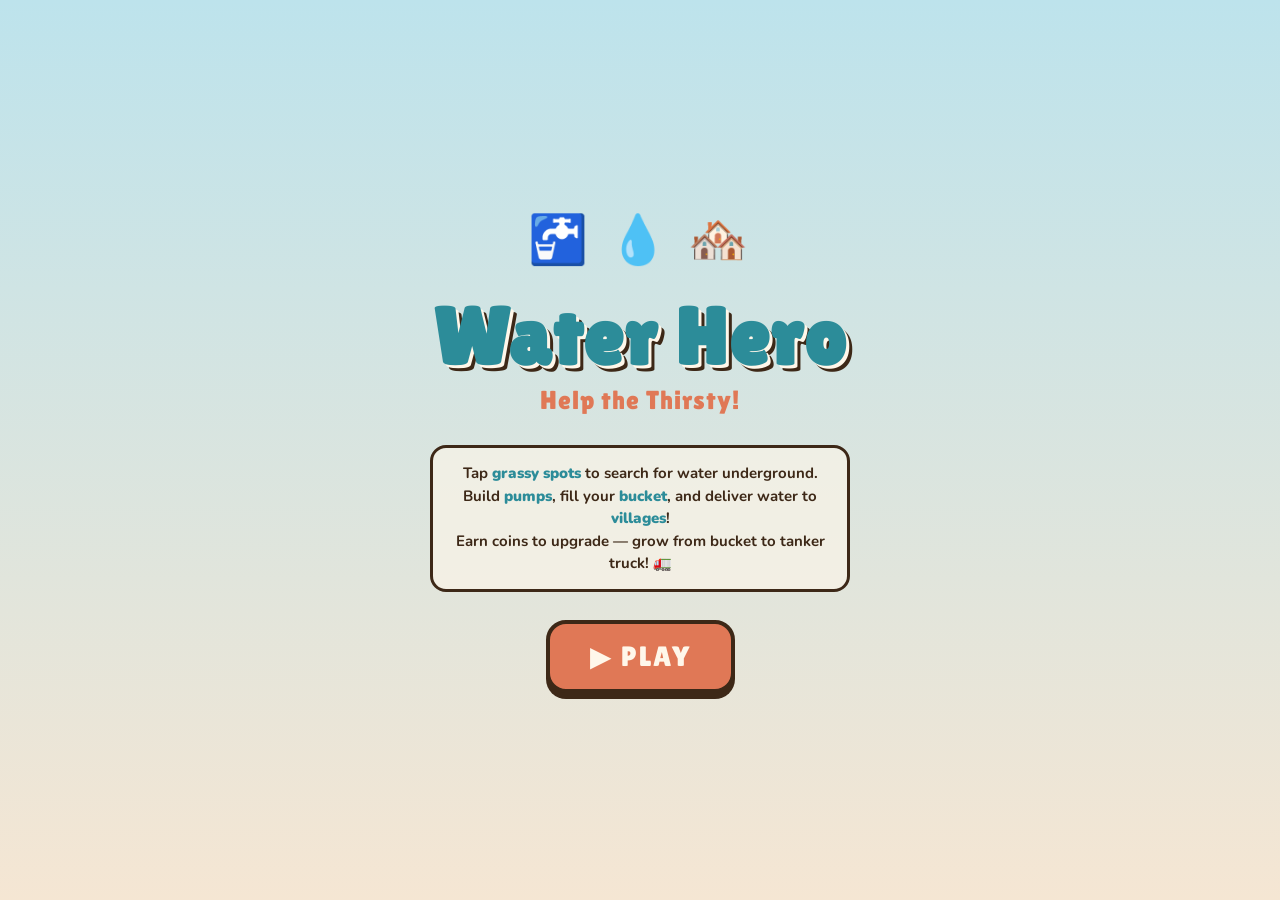
<file: waterhero-pwa/index.html>
<!DOCTYPE html>
<html lang="en">
<head>
<meta charset="UTF-8" />
<meta name="viewport" content="width=device-width, initial-scale=1, maximum-scale=1, user-scalable=no, viewport-fit=cover" />
<meta name="apple-mobile-web-app-capable" content="yes" />
<meta name="apple-mobile-web-app-status-bar-style" content="black-translucent" />
<meta name="apple-mobile-web-app-title" content="Water Hero" />
<meta name="mobile-web-app-capable" content="yes" />
<meta name="theme-color" content="#2C8C99" />
<meta name="description" content="Build pumps, deliver water, help villages. A game about clean water access." />
<link rel="manifest" href="manifest.json" />
<link rel="icon" type="image/png" sizes="192x192" href="icons/icon-192.png" />
<link rel="icon" type="image/png" sizes="512x512" href="icons/icon-512.png" />
<link rel="apple-touch-icon" href="icons/icon-192.png" />
<title>Water Hero</title>
<link rel="preconnect" href="https://fonts.googleapis.com">
<link rel="preconnect" href="https://fonts.gstatic.com" crossorigin>
<link href="https://fonts.googleapis.com/css2?family=Lilita+One&family=Nunito:wght@600;700;800;900&display=swap" rel="stylesheet">
<style>
  :root {
    --sand: #F5E6D3;
    --sand-dark: #E8D4B8;
    --grass: #9CB071;
    --grass-dark: #7A8F58;
    --water: #2C8C99;
    --water-light: #4FBACE;
    --sky: #BDE3EC;
    --terracotta: #E07856;
    --peach: #F4A261;
    --sun: #F6C15A;
    --brown: #3D2817;
    --brown-soft: #6B4A2E;
    --cream: #FFF7EA;
    --danger: #C94F3A;
    --happy: #7FB069;
  }

  * {
    margin: 0;
    padding: 0;
    box-sizing: border-box;
    -webkit-tap-highlight-color: transparent;
    -webkit-touch-callout: none;
    -webkit-user-select: none;
    user-select: none;
  }

  html, body {
    height: 100%;
    overflow: hidden;
    overscroll-behavior: none;
    touch-action: manipulation;
    font-family: 'Nunito', sans-serif;
    background: var(--sand);
    color: var(--brown);
  }

  #app {
    position: fixed;
    inset: 0;
    display: flex;
    flex-direction: column;
    background:
      radial-gradient(ellipse at top, var(--sky) 0%, var(--sand) 60%);
  }

  /* ------ HUD ------ */
  .hud {
    display: flex;
    justify-content: space-between;
    align-items: center;
    padding:
      calc(10px + env(safe-area-inset-top))
      calc(14px + env(safe-area-inset-right))
      10px
      calc(14px + env(safe-area-inset-left));
    gap: 10px;
    background: linear-gradient(180deg, rgba(255,247,234,0.95), rgba(255,247,234,0.75));
    backdrop-filter: blur(8px);
    -webkit-backdrop-filter: blur(8px);
    border-bottom: 3px solid var(--brown);
    box-shadow: 0 4px 0 rgba(61,40,23,0.08);
    z-index: 10;
    flex-shrink: 0;
  }

  .hud-stat {
    display: flex;
    align-items: center;
    gap: 6px;
    background: var(--cream);
    border: 3px solid var(--brown);
    border-radius: 14px;
    padding: 6px 12px;
    font-family: 'Lilita One', sans-serif;
    font-size: 20px;
    letter-spacing: 0.5px;
    box-shadow: 0 3px 0 var(--brown);
    min-width: 80px;
    justify-content: center;
  }

  .hud-stat .icon {
    font-size: 22px;
    line-height: 1;
  }

  .hud-stat.coins { color: var(--brown); }
  .hud-stat.rep { color: var(--terracotta); }
  .hud-stat.helped { color: var(--water); }

  .hud-title {
    font-family: 'Lilita One', sans-serif;
    font-size: 22px;
    color: var(--water);
    text-shadow: 2px 2px 0 var(--cream);
    letter-spacing: 1px;
    display: flex;
    align-items: center;
    gap: 4px;
  }

  /* ------ WORLD ------ */
  .world-wrap {
    flex: 1;
    position: relative;
    overflow: hidden;
  }

  /* Wrapper we translate to shift the world up when a sheet would cover
     the tapped object. Clips within .world-wrap's overflow:hidden. */
  .world-inner {
    position: absolute;
    inset: 0;
    transform: translateY(0);
    transition: transform 0.3s cubic-bezier(0.2, 0.9, 0.3, 1);
    will-change: transform;
  }

  #world {
    width: 100%;
    height: 100%;
    display: block;
    cursor: pointer;
  }

  .world-overlay {
    position: absolute;
    inset: 0;
    pointer-events: none;
    overflow: hidden;
  }

  .floater {
    position: absolute;
    font-family: 'Lilita One', sans-serif;
    font-size: 22px;
    pointer-events: none;
    animation: floatUp 1.2s ease-out forwards;
    text-shadow: 2px 2px 0 rgba(255,255,255,0.8);
    white-space: nowrap;
  }

  @keyframes floatUp {
    0% { transform: translate(-50%, 0) scale(0.7); opacity: 0; }
    15% { transform: translate(-50%, -10px) scale(1.2); opacity: 1; }
    80% { transform: translate(-50%, -60px) scale(1); opacity: 1; }
    100% { transform: translate(-50%, -90px) scale(0.9); opacity: 0; }
  }

  .floater.coin { color: #D49E18; }
  .floater.minus { color: var(--danger); }
  .floater.water { color: var(--water); }
  .floater.happy { color: var(--happy); }

  .toast {
    position: absolute;
    top: 20px;
    left: 50%;
    transform: translateX(-50%);
    background: var(--brown);
    color: var(--cream);
    padding: 10px 18px;
    border-radius: 14px;
    font-weight: 800;
    font-size: 14px;
    box-shadow: 0 4px 0 rgba(0,0,0,0.15);
    animation: toastPop 2.2s ease forwards;
    pointer-events: none;
    z-index: 20;
    max-width: 85%;
    text-align: center;
  }

  @keyframes toastPop {
    0% { opacity: 0; transform: translate(-50%, -20px) scale(0.9); }
    10%, 80% { opacity: 1; transform: translate(-50%, 0) scale(1); }
    100% { opacity: 0; transform: translate(-50%, -10px) scale(0.95); }
  }

  /* ------ BOTTOM BAR ------ */
  .bottom-bar {
    display: flex;
    gap: 8px;
    padding:
      10px
      calc(10px + env(safe-area-inset-right))
      calc(10px + env(safe-area-inset-bottom))
      calc(10px + env(safe-area-inset-left));
    background: linear-gradient(0deg, rgba(255,247,234,0.95), rgba(255,247,234,0.75));
    backdrop-filter: blur(8px);
    -webkit-backdrop-filter: blur(8px);
    border-top: 3px solid var(--brown);
    box-shadow: 0 -4px 0 rgba(61,40,23,0.08);
    z-index: 10;
    flex-shrink: 0;
  }

  .truck-card {
    flex: 1;
    background: var(--cream);
    border: 3px solid var(--brown);
    border-radius: 16px;
    padding: 8px 12px;
    display: flex;
    align-items: center;
    gap: 10px;
    box-shadow: 0 3px 0 var(--brown);
    min-width: 0;
  }

  .truck-emoji {
    font-size: 32px;
    line-height: 1;
  }

  .truck-info {
    flex: 1;
    min-width: 0;
  }

  .truck-name {
    font-family: 'Lilita One', sans-serif;
    font-size: 14px;
    color: var(--brown);
    letter-spacing: 0.5px;
  }

  .water-bar {
    height: 12px;
    background: #E0D4C0;
    border: 2px solid var(--brown);
    border-radius: 6px;
    margin-top: 3px;
    overflow: hidden;
    position: relative;
  }

  .water-bar-fill {
    height: 100%;
    background: linear-gradient(180deg, var(--water-light), var(--water));
    transition: width 0.3s ease;
    box-shadow: inset 0 -3px 0 rgba(0,0,0,0.15), inset 0 2px 0 rgba(255,255,255,0.3);
  }

  .water-bar-label {
    position: absolute;
    top: 50%;
    left: 50%;
    transform: translate(-50%, -50%);
    font-size: 10px;
    font-weight: 900;
    color: var(--brown);
    text-shadow: 0 0 3px rgba(255,255,255,0.9);
    line-height: 1;
  }

  .btn {
    font-family: 'Lilita One', sans-serif;
    font-size: 16px;
    letter-spacing: 0.5px;
    background: var(--sun);
    color: var(--brown);
    border: 3px solid var(--brown);
    border-radius: 16px;
    padding: 10px 16px;
    cursor: pointer;
    box-shadow: 0 4px 0 var(--brown);
    transition: transform 0.08s, box-shadow 0.08s;
    display: flex;
    align-items: center;
    gap: 6px;
    min-height: 52px;
  }

  .btn:active {
    transform: translateY(3px);
    box-shadow: 0 1px 0 var(--brown);
  }

  .btn.primary { background: var(--sun); }
  .btn.shop-btn { background: var(--terracotta); color: var(--cream); }
  .btn.build { background: var(--happy); color: var(--cream); }
  .btn.cancel { background: #DDD; }

  .btn:disabled {
    opacity: 0.5;
    cursor: not-allowed;
  }

  /* ------ ACTION SHEET (appears when tapping things) ------ */
  .action-sheet {
    position: absolute;
    bottom: 0;
    left: 0;
    right: 0;
    background: var(--cream);
    border-top: 4px solid var(--brown);
    border-radius: 24px 24px 0 0;
    padding:
      16px
      calc(16px + env(safe-area-inset-right))
      calc(16px + env(safe-area-inset-bottom))
      calc(16px + env(safe-area-inset-left));
    box-shadow: 0 -6px 0 rgba(61,40,23,0.1);
    transform: translateY(100%);
    transition: transform 0.28s cubic-bezier(0.2, 0.9, 0.3, 1.2);
    z-index: 15;
    max-height: 75vh;
    overflow-y: auto;
  }

  .action-sheet.open {
    transform: translateY(0);
  }

  .sheet-title {
    font-family: 'Lilita One', sans-serif;
    font-size: 24px;
    color: var(--brown);
    margin-bottom: 6px;
    display: flex;
    align-items: center;
    gap: 8px;
  }

  .sheet-desc {
    font-size: 14px;
    font-weight: 700;
    color: var(--brown-soft);
    margin-bottom: 14px;
    line-height: 1.4;
  }

  .sheet-actions {
    display: flex;
    gap: 10px;
    flex-wrap: wrap;
  }

  .sheet-actions .btn { flex: 1; min-width: 120px; justify-content: center; }

  .stats-grid {
    display: grid;
    grid-template-columns: 1fr 1fr;
    gap: 8px;
    margin-bottom: 14px;
  }

  .stat-chip {
    background: var(--sand);
    border: 2px solid var(--brown);
    border-radius: 10px;
    padding: 8px 10px;
  }

  .stat-chip .label {
    font-size: 11px;
    font-weight: 800;
    color: var(--brown-soft);
    text-transform: uppercase;
    letter-spacing: 0.5px;
  }

  .stat-chip .value {
    font-family: 'Lilita One', sans-serif;
    font-size: 18px;
    color: var(--brown);
  }

  /* ------ SHOP ------ */
  .shop-list {
    display: flex;
    flex-direction: column;
    gap: 10px;
  }

  .shop-item {
    background: var(--sand);
    border: 3px solid var(--brown);
    border-radius: 16px;
    padding: 12px;
    display: flex;
    align-items: center;
    gap: 12px;
  }

  .shop-item .icon {
    font-size: 36px;
    line-height: 1;
    width: 44px;
    text-align: center;
  }

  .shop-item .info {
    flex: 1;
    min-width: 0;
  }

  .shop-item .name {
    font-family: 'Lilita One', sans-serif;
    font-size: 17px;
    color: var(--brown);
    margin-bottom: 2px;
  }

  .shop-item .detail {
    font-size: 12px;
    font-weight: 700;
    color: var(--brown-soft);
  }

  .shop-item .buy {
    background: var(--happy);
    color: var(--cream);
    border: 2px solid var(--brown);
    border-radius: 12px;
    font-family: 'Lilita One', sans-serif;
    font-size: 14px;
    padding: 8px 12px;
    box-shadow: 0 3px 0 var(--brown);
    cursor: pointer;
    min-height: 40px;
    white-space: nowrap;
  }

  .shop-item .buy:active {
    transform: translateY(2px);
    box-shadow: 0 1px 0 var(--brown);
  }

  .shop-item .buy:disabled {
    background: #CCC;
    color: #777;
    cursor: not-allowed;
  }

  .shop-item.maxed .buy {
    background: var(--brown-soft);
    color: var(--cream);
  }

  /* ------ INTRO SCREEN ------ */
  .intro {
    position: fixed;
    inset: 0;
    background: linear-gradient(180deg, var(--sky), var(--sand));
    display: flex;
    flex-direction: column;
    align-items: center;
    justify-content: center;
    padding: 20px;
    z-index: 100;
    text-align: center;
  }

  .intro.hidden {
    display: none;
  }

  .intro-logo {
    font-family: 'Lilita One', sans-serif;
    font-size: 56px;
    color: var(--water);
    text-shadow:
      3px 3px 0 var(--cream),
      6px 6px 0 var(--brown);
    letter-spacing: 2px;
    margin-bottom: 8px;
    line-height: 1;
    animation: bob 3s ease-in-out infinite;
  }

  @keyframes bob {
    0%, 100% { transform: translateY(0) rotate(-1deg); }
    50% { transform: translateY(-8px) rotate(1deg); }
  }

  .intro-sub {
    font-family: 'Lilita One', sans-serif;
    font-size: 20px;
    color: var(--terracotta);
    margin-bottom: 30px;
    letter-spacing: 1px;
  }

  .intro-emojis {
    font-size: 48px;
    margin-bottom: 24px;
    letter-spacing: 4px;
    animation: sway 2s ease-in-out infinite;
  }

  @keyframes sway {
    0%, 100% { transform: rotate(-3deg); }
    50% { transform: rotate(3deg); }
  }

  .intro-text {
    max-width: 420px;
    font-size: 15px;
    font-weight: 700;
    color: var(--brown);
    margin-bottom: 28px;
    line-height: 1.5;
    background: rgba(255,247,234,0.6);
    padding: 14px 18px;
    border-radius: 16px;
    border: 3px solid var(--brown);
  }

  .intro-text b { color: var(--water); font-weight: 900; }

  .play-btn {
    font-family: 'Lilita One', sans-serif;
    font-size: 28px;
    letter-spacing: 2px;
    background: var(--terracotta);
    color: var(--cream);
    border: 4px solid var(--brown);
    border-radius: 20px;
    padding: 16px 40px;
    cursor: pointer;
    box-shadow: 0 6px 0 var(--brown);
    transition: transform 0.1s, box-shadow 0.1s;
  }

  .play-btn:active {
    transform: translateY(4px);
    box-shadow: 0 2px 0 var(--brown);
  }

  /* ------ TUTORIAL HINT ------ */
  .hint {
    position: absolute;
    background: var(--brown);
    color: var(--cream);
    padding: 10px 14px;
    border-radius: 12px;
    font-size: 13px;
    font-weight: 800;
    max-width: 220px;
    pointer-events: none;
    box-shadow: 0 4px 0 rgba(0,0,0,0.2);
    z-index: 25;
    animation: hintPulse 1.8s ease-in-out infinite;
  }

  .hint::after {
    content: '';
    position: absolute;
    bottom: -10px;
    left: 20px;
    border: 8px solid transparent;
    border-top-color: var(--brown);
  }

  @keyframes hintPulse {
    0%, 100% { transform: scale(1); }
    50% { transform: scale(1.03); }
  }

  /* ------ RESPONSIVE ------ */
  @media (min-width: 700px) {
    .hud-stat { font-size: 22px; padding: 8px 14px; min-width: 100px; }
    .hud-title { font-size: 28px; }
    .btn { font-size: 18px; padding: 12px 20px; }
    .intro-logo { font-size: 80px; }
    .intro-sub { font-size: 26px; }
  }
</style>
</head>
<body>
<div id="app">
  <header class="hud">
    <div class="hud-stat coins"><span class="icon">🪙</span><span id="stat-coins">100</span></div>
    <div class="hud-title">💧 Water Hero</div>
    <div class="hud-stat helped"><span class="icon">🫶</span><span id="stat-helped">0</span></div>
  </header>

  <div class="world-wrap">
    <div class="world-inner" id="world-inner">
      <canvas id="world"></canvas>
      <div class="world-overlay" id="overlay"></div>
    </div>
  </div>

  <footer class="bottom-bar">
    <div class="truck-card">
      <span class="truck-emoji" id="truck-emoji">🪣</span>
      <div class="truck-info">
        <div class="truck-name" id="truck-name">Bucket</div>
        <div class="water-bar">
          <div class="water-bar-fill" id="truck-fill" style="width: 0%"></div>
          <div class="water-bar-label" id="truck-label">0 / 10 L</div>
        </div>
      </div>
    </div>
    <button class="btn shop-btn" id="open-shop">🏪 Shop</button>
  </footer>

  <div class="action-sheet" id="sheet">
    <div id="sheet-content"></div>
  </div>
</div>

<div class="intro" id="intro">
  <div class="intro-emojis">🚰 💧 🏘️</div>
  <h1 class="intro-logo">Water Hero</h1>
  <div class="intro-sub">Help the Thirsty!</div>
  <p class="intro-text">
    Tap <b>grassy spots</b> to search for water underground.<br>
    Build <b>pumps</b>, fill your <b>bucket</b>, and deliver water to <b>villages</b>!<br>
    Earn coins to upgrade — grow from bucket to tanker truck! 🚛
  </p>
  <button class="play-btn" id="play-btn">▶ PLAY</button>
</div>

<script>
// =========================================================
//  WATER HERO — a game about building wells and helping
//  villages.  Tap-based play suitable for small humans.
// =========================================================

(() => {

  // ---------- Canvas + DPR setup ----------
  const canvas = document.getElementById('world');
  const ctx = canvas.getContext('2d');
  const overlay = document.getElementById('overlay');
  let W = 0, H = 0, DPR = 1;

  function resize() {
    DPR = Math.min(window.devicePixelRatio || 1, 2);
    const rect = canvas.getBoundingClientRect();
    W = rect.width;
    H = rect.height;
    canvas.width = W * DPR;
    canvas.height = H * DPR;
    ctx.setTransform(DPR, 0, 0, DPR, 0, 0);
    ctx.imageSmoothingEnabled = true;
    layoutWorld();
  }
  window.addEventListener('resize', resize);
  window.addEventListener('orientationchange', () => setTimeout(resize, 120));

  // ---------- Game state ----------
  const TRUCK_TIERS = [
    { name: 'Bucket',      emoji: '🪣', cap: 10,  speed: 140 },
    { name: 'Cart',        emoji: '🛒', cap: 25,  speed: 170 },
    { name: 'Van',         emoji: '🚐', cap: 60,  speed: 210 },
    { name: 'Truck',       emoji: '🚚', cap: 150, speed: 250 },
    { name: 'Tanker',      emoji: '🚛', cap: 400, speed: 300 },
  ];

  const VILLAGE_NAMES = [
    'Sunville', 'Dustbrook', 'Oakglen', 'Rockfield',
    'Palmridge', 'Acacia', 'Maple Hill', 'Reedwater',
    'Elmsford', 'Thornwick', 'Larkspur', 'Ironhollow',
  ];
  const MAX_VILLAGES = 8;

  // Build a village object with derived defaults. Used both for initial
  // world gen and for spawning new villages mid-game.
  function makeVillage(name, rx, ry, pop, thirst = 1.0, spawnedAt = 0) {
    const maxPop = ri(55, 90);
    return {
      rx, ry,
      name,
      thirst,
      drainRate: rand(0.006, 0.012), // per second (as ratio of capacity)
      pop,
      maxPop,
      capacity: pop * 3, // liters; scales with population
      growthTimer: rand(15, 30), // seconds until next +1 pop
      pulse: Math.random() * Math.PI * 2,
      spawnedAt, // time.value when created; used for entry animation
    };
  }

  const state = {
    coins: 100,
    helped: 0,          // total liters delivered (shown as people helped)
    truckTier: 0,
    upgrades: {
      pumpRateLvl: 0,       // each level +20% fill rate
      pumpStoreLvl: 0,      // each level +25% capacity
      slotsUnlocked: 1,     // how many pumps can be built
    },
    truck: {
      x: 0, y: 0,
      targetX: 0, targetY: 0,
      state: 'idle',     // idle | toPump | atPump | toVillage | atVillage | toBase
      targetObj: null,
      water: 0,
      waggle: 0,
    },
    base: { x: 0, y: 0 },
    spots: [],
    pumps: [],           // references a spotIdx
    villages: [],
    floaters: [],        // {text, x, y, cls, born}
    toasts: [],          // {text, born}
    openedSheet: null,
    openSheetRefresh: null,  // callback run each tick to update the live sheet's buttons/stats
    time: 0,
    hintShown: false,
    surveysCompleted: 0,     // used to guarantee first survey yields a good spot
    donationsReceived: 0,    // safety-net "community donations" given when stuck
    newTownTimer: 75,        // seconds until next spawn attempt; first wave ~75s in
    drivers: [],             // hired NPC drivers — see makeDriver()
  };

  // Each driver has their own vehicle (separate from the player's).
  // They auto-fetch from pumps and deliver to whichever village needs
  // water most. Hire cost rises with each driver.
  const DRIVER_HIRE_COST = (n) => Math.round(500 * Math.pow(1.8, n));
  const MAX_DRIVERS = 6;
  const DRIVER_BADGE_COLORS = ['#E07856', '#7FB069', '#5B8FB9', '#C77DBA', '#E2B33D', '#A06B4F'];

  function makeDriver(idx) {
    return {
      // Vehicle stats (parallel to state.truck)
      x: state.base.x,
      y: state.base.y,
      targetX: state.base.x,
      targetY: state.base.y,
      state: 'idle',         // idle | toPump | toVillage | toBase
      targetObj: null,
      plannedVillage: null,  // when state==='toPump', the village we plan to deliver to next
      water: 0,
      waggle: Math.random() * Math.PI * 2,
      tier: 0,               // index into TRUCK_TIERS, like player's truckTier
      // Driver-specific
      id: idx,
      name: 'Driver ' + (idx + 1),
      badge: DRIVER_BADGE_COLORS[idx % DRIVER_BADGE_COLORS.length],
      idleTimer: 0,          // small delay between AI decisions so they don't thrash
    };
  }

  // ---------- World layout ----------
  function rand(a, b) { return a + Math.random() * (b - a); }
  function ri(a, b) { return Math.floor(rand(a, b)); }

  function layoutWorld() {
    // Only initialize once; on resize we just rescale positions.
    if (state.spots.length === 0) {
      generateWorld();
    } else {
      // keep positions as ratios of W/H for simple rescaling
      rescaleWorld();
    }
  }

  function generateWorld() {
    // Base at left-center
    state.base.rx = 0.12;
    state.base.ry = 0.55;

    // Villages on right-ish side
    const vCount = 4;
    for (let i = 0; i < vCount; i++) {
      const pop = ri(8, 30);
      const rx = rand(0.55, 0.92);
      const ry = rand(0.18 + (i/vCount)*0.7, 0.28 + (i/vCount)*0.7);
      state.villages.push(
        makeVillage(VILLAGE_NAMES[i % VILLAGE_NAMES.length], rx, ry, pop)
      );
    }

    // Pump spots scattered in middle-left
    const sCount = 10;
    for (let i = 0; i < sCount; i++) {
      state.spots.push({
        rx: rand(0.22, 0.55),
        ry: rand(0.12, 0.88),
        surveyed: false,
        yieldRate: 0,           // L/s base
        hasPump: false,
        variant: ri(0,3),       // grass tuft variation
        bob: Math.random() * Math.PI * 2,
      });
    }

    rescaleWorld();
    state.truck.x = state.base.x;
    state.truck.y = state.base.y;
  }

  function rescaleWorld() {
    state.base.x = state.base.rx * W;
    state.base.y = state.base.ry * H;
    for (const s of state.spots) {
      s.x = s.rx * W;
      s.y = s.ry * H;
    }
    for (const v of state.villages) {
      v.x = v.rx * W;
      v.y = v.ry * H;
    }
    // If truck was at base, keep it there
    if (state.truck.state === 'idle') {
      state.truck.x = state.base.x;
      state.truck.y = state.base.y;
    }
  }

  // ---------- Economy ----------
  const COSTS = {
    survey: 20,
    pump: 60,
    slotUnlock: (n) => 150 * Math.pow(2.2, n - 1),      // n = current slots, cost to go +1
    pumpRate: (lvl) => Math.round(90 * Math.pow(1.5, lvl)),
    pumpStore: (lvl) => Math.round(70 * Math.pow(1.5, lvl)),
    truckUpgrade: (tier) => [120, 320, 800, 2000][tier] || Infinity, // cost to go from tier -> tier+1
  };

  function pumpRateMult() { return 1 + 0.20 * state.upgrades.pumpRateLvl; }
  function pumpStoreMult() { return 1 + 0.25 * state.upgrades.pumpStoreLvl; }

  function currentTruck() { return TRUCK_TIERS[state.truckTier]; }

  // ---------- Floaters & Toasts ----------
  function addFloater(text, x, y, cls) {
    const el = document.createElement('div');
    el.className = 'floater ' + (cls || '');
    el.textContent = text;
    el.style.left = x + 'px';
    el.style.top = y + 'px';
    overlay.appendChild(el);
    setTimeout(() => el.remove(), 1300);
  }

  function toast(text) {
    const el = document.createElement('div');
    el.className = 'toast';
    el.textContent = text;
    overlay.appendChild(el);
    setTimeout(() => el.remove(), 2400);
  }

  // ---------- Input ----------
  canvas.addEventListener('click', onCanvasTap);
  function onCanvasTap(e) {
    const rect = canvas.getBoundingClientRect();
    const x = e.clientX - rect.left;
    const y = e.clientY - rect.top;
    handleTap(x, y);
  }

  function dist(a, b, c, d) { return Math.hypot(a - c, b - d); }

  function handleTap(x, y) {
    // Safety net: if the player has spent all their coins surveying and
    // can't afford a pump, with no other way to earn coins, offer a
    // one-time community donation so they're never fully stuck.
    if (isPlayerStuck()) {
      return openDonation();
    }
    // Priority: villages > pumps > spots > base
    for (const v of state.villages) {
      if (dist(x, y, v.x, v.y) < 42) return openVillage(v);
    }
    for (const p of state.pumps) {
      const s = state.spots[p.spotIdx];
      if (dist(x, y, s.x, s.y) < 40) return openPump(p);
    }
    for (const s of state.spots) {
      if (s.hasPump) continue;
      if (dist(x, y, s.x, s.y) < 38) return openSpot(s);
    }
    if (dist(x, y, state.base.x, state.base.y) < 48) return openBase();
    closeSheet();
  }

  // Detect when the player cannot possibly make progress: no pumps, no
  // water in the truck, and no affordable next step available.
  function isPlayerStuck() {
    if (state.pumps.length > 0) return false;        // has a pump → can still earn
    if (state.truck.water > 0) return false;          // can still deliver what they have
    if (state.truck.state !== 'idle') return false;   // truck is doing something
    // Drivers might be in the middle of a delivery that will pay out.
    if (state.drivers.some(d => d.water > 0 || d.state !== 'idle')) return false;

    const hasSurveyedOpen = state.spots.some(s => s.surveyed && !s.hasPump);
    const hasUnsurveyed = state.spots.some(s => !s.surveyed);
    const canBuild  = hasSurveyedOpen && state.coins >= COSTS.pump;
    const canSurvey = hasUnsurveyed  && state.coins >= COSTS.survey;

    return !canBuild && !canSurvey;
  }

  function openDonation() {
    const amount = COSTS.pump - state.coins + 10; // enough to build + small buffer
    openSheet(`
      <div class="sheet-title">💌 A kind donation!</div>
      <div class="sheet-desc">
        A neighbor heard about your water mission and wants to help.<br>
        They're donating <b>${amount}🪙</b> so you can keep going. 🫶
      </div>
      <div class="sheet-actions">
        <button class="btn primary" data-act="accept-donation" data-amount="${amount}">
          ✨ Accept gift
        </button>
      </div>
    `);
  }

  // ---------- Sheets ----------
  const sheet = document.getElementById('sheet');
  const sheetContent = document.getElementById('sheet-content');

  const worldInner = document.getElementById('world-inner');

  // focusPoint is optional {x, y} in canvas/world coords; when provided,
  // after the sheet animates open we measure and shift the world up if
  // the sheet would otherwise cover the tapped object.
  function openSheet(html, focusPoint) {
    sheetContent.innerHTML = html;
    sheet.classList.add('open');
    state.openedSheet = true;
    state.openSheetRefresh = null;  // caller will (re)assign if needed

    // Reset any prior shift first so we measure cleanly.
    worldInner.style.transform = 'translateY(0px)';

    if (focusPoint) {
      // Wait two frames: one for DOM paint, one for the sheet's open
      // animation to actually position the element.
      requestAnimationFrame(() => requestAnimationFrame(() => {
        if (!state.openedSheet) return;   // user already closed it
        const sheetRect = sheet.getBoundingClientRect();
        const wrapRect = worldInner.getBoundingClientRect();
        // focusPoint is in world/canvas coords (before transform, but
        // since we reset transform above, these match viewport y - wrapRect.top)
        const objViewY = wrapRect.top + focusPoint.y;
        const safeBottom = sheetRect.top - 60;     // 60px breathing room
        // Also keep object at least 12px below HUD area top.
        // wrapRect.top IS already below the HUD, so shifting up means the
        // object approaches wrapRect.top. We'll cap the shift so object
        // doesn't slide into the HUD gradient.
        const maxShift = Math.max(0, (focusPoint.y) - 20); // leave 20px from world top
        if (objViewY > safeBottom) {
          const shift = Math.min(maxShift, objViewY - safeBottom);
          if (shift > 0) worldInner.style.transform = `translateY(-${shift}px)`;
        }
      }));
    }
  }
  function closeSheet() {
    sheet.classList.remove('open');
    state.openedSheet = false;
    state.openSheetRefresh = null;
    worldInner.style.transform = 'translateY(0px)';
  }

  // Small DOM update helpers that no-op when value already matches,
  // so calling them each tick is cheap and doesn't cause layout thrash.
  function setDisabled(el, val) {
    if (!el) return;
    if (el.disabled !== val) el.disabled = val;
  }
  function setText(el, val) {
    if (!el) return;
    if (el.textContent !== val) el.textContent = val;
  }
  function setHTML(el, val) {
    if (!el) return;
    if (el.innerHTML !== val) el.innerHTML = val;
  }

  // Tap outside sheet closes it
  document.addEventListener('click', (e) => {
    if (!sheet.classList.contains('open')) return;
    if (!sheet.contains(e.target) && e.target !== canvas) {
      // but let HUD buttons work normally
    }
  });

  function openSpot(s) {
    const idx = state.spots.indexOf(s);
    const focus = { x: s.x, y: s.y };
    if (!s.surveyed) {
      openSheet(`
        <div class="sheet-title">🌿 Grassy spot</div>
        <div class="sheet-desc">Might have water underground. Survey to find out!</div>
        <div class="sheet-actions">
          <button class="btn primary" data-act="survey" data-i="${idx}" data-refresh-btn="survey">🔍 Survey (${COSTS.survey}🪙)</button>
          <button class="btn cancel" data-act="close">Close</button>
        </div>
      `, focus);
      state.openSheetRefresh = () => {
        const btn = sheetContent.querySelector('[data-refresh-btn="survey"]');
        setDisabled(btn, state.coins < COSTS.survey);
      };
    } else {
      const yieldTxt = s.yieldRate.toFixed(1);
      openSheet(`
        <div class="sheet-title">💧 Good spot!</div>
        <div class="sheet-desc">Yields about <b>${yieldTxt} L/sec</b> of fresh water.</div>
        <div class="sheet-actions">
          <button class="btn build" data-act="build" data-i="${idx}" data-refresh-btn="build">🔨 Build Pump (${COSTS.pump}🪙)</button>
          <button class="btn cancel" data-act="close">Close</button>
        </div>
      `, focus);
      state.openSheetRefresh = () => {
        const btn = sheetContent.querySelector('[data-refresh-btn="build"]');
        if (!btn) return;
        const hasSlot = state.pumps.length < state.upgrades.slotsUnlocked;
        const canAfford = state.coins >= COSTS.pump;
        setDisabled(btn, !hasSlot || !canAfford);
        const wanted = !hasSlot
          ? '🔒 No pump slots — upgrade in shop'
          : `🔨 Build Pump (${COSTS.pump}🪙)`;
        if (btn.innerHTML.trim() !== wanted) btn.innerHTML = wanted;
      };
    }
    state.openSheetRefresh();
  }

  function openPump(p) {
    const pi = state.pumps.indexOf(p);
    const s = state.spots[p.spotIdx];
    openSheet(`
      <div class="sheet-title">🚰 Pump</div>
      <div class="sheet-desc" data-refresh-text="pump-desc">Filling up…  Sends fresh water straight out of the ground.</div>
      <div class="stats-grid">
        <div class="stat-chip"><div class="label">Water</div><div class="value" data-refresh-text="pump-water">—</div></div>
        <div class="stat-chip"><div class="label">Rate</div><div class="value" data-refresh-text="pump-rate">—</div></div>
      </div>
      <div class="sheet-actions">
        <button class="btn primary" data-act="collect" data-i="${pi}" data-refresh-btn="collect">
          🚚 Send truck to collect
        </button>
        <button class="btn cancel" data-act="close">Close</button>
      </div>
    `, { x: s.x, y: s.y });
    state.openSheetRefresh = () => {
      const cur = Math.floor(p.water);
      const cap = Math.round(p.maxWater);
      const full = p.water >= p.maxWater - 0.5;
      const truckBusy = state.truck.state !== 'idle';
      setText(sheetContent.querySelector('[data-refresh-text="pump-desc"]'),
        (full ? 'Tank full!' : 'Filling up…') + '  Sends fresh water straight out of the ground.');
      setText(sheetContent.querySelector('[data-refresh-text="pump-water"]'),
        `${cur} / ${cap} L`);
      setText(sheetContent.querySelector('[data-refresh-text="pump-rate"]'),
        `${p.rate.toFixed(1)} L/s`);
      setDisabled(sheetContent.querySelector('[data-refresh-btn="collect"]'),
        cur <= 0 || truckBusy);
    };
    state.openSheetRefresh();
  }

  function openVillage(v) {
    const vi = state.villages.indexOf(v);
    openSheet(`
      <div class="sheet-title" data-refresh-text="vil-title">🏘️ ${v.name}</div>
      <div class="sheet-desc" data-refresh-text="vil-desc"></div>
      <div class="sheet-actions">
        <button class="btn primary" data-act="deliver" data-i="${vi}" data-refresh-btn="deliver">
          🚚 Deliver water
        </button>
        <button class="btn cancel" data-act="close">Close</button>
      </div>
    `, { x: v.x, y: v.y });
    state.openSheetRefresh = () => {
      const thirstPct = Math.round(v.thirst * 100);
      const storedL = Math.floor(v.thirst * v.capacity);
      const spaceL = Math.floor((1 - v.thirst) * v.capacity);
      const mood = v.thirst > 0.6 ? '😊' : v.thirst > 0.3 ? '😐' : '😩';
      const descText = v.thirst >= 0.99 ? 'Fully stocked — come back later when they need more.'
                     : v.thirst > 0.7  ? 'Doing okay — but they\u2019ll welcome a top-up.'
                     : v.thirst > 0.35 ? 'Getting thirsty. A delivery would help a lot.'
                     : 'Very thirsty! Big bonus for delivering water!';
      const truckHasWater = state.truck.water > 0;
      const truckBusy = state.truck.state !== 'idle';
      const villageFull = v.thirst >= 0.99;

      setText(sheetContent.querySelector('[data-refresh-text="vil-title"]'),
        `🏘️ ${v.name} ${mood}`);
      setHTML(sheetContent.querySelector('[data-refresh-text="vil-desc"]'),
        `${descText}<br>Population: <b>${v.pop}</b> &middot; Stores: <b>${storedL} / ${v.capacity} L</b> (${thirstPct}%)`);

      const btn = sheetContent.querySelector('[data-refresh-btn="deliver"]');
      if (btn) {
        setDisabled(btn, !truckHasWater || truckBusy || villageFull);
        let wantedText;
        if (villageFull) {
          wantedText = '✅ Already full';
        } else if (!truckHasWater) {
          wantedText = '🚚 Truck is empty';
        } else {
          const willDeliver = Math.min(Math.floor(state.truck.water), spaceL);
          wantedText = `🚚 Deliver ${willDeliver} L (has room for ${spaceL})`;
        }
        if (btn.innerHTML.trim() !== wantedText) btn.innerHTML = wantedText;
      }
    };
    state.openSheetRefresh();
  }

  function openBase() {
    const t = currentTruck();
    openSheet(`
      <div class="sheet-title">🏕️ Your Base</div>
      <div class="sheet-desc">Home of the ${t.name}. Upgrade your vehicle in the Shop!</div>
      <div class="sheet-actions">
        <button class="btn shop-btn" data-act="shop">🏪 Open Shop</button>
        <button class="btn cancel" data-act="close">Close</button>
      </div>
    `, { x: state.base.x, y: state.base.y });
  }

  function openShop() {
    const nextTruck = TRUCK_TIERS[state.truckTier + 1];
    const truckCost = COSTS.truckUpgrade(state.truckTier);
    const slotCost = Math.round(COSTS.slotUnlock(state.upgrades.slotsUnlocked));
    const rateCost = COSTS.pumpRate(state.upgrades.pumpRateLvl);
    const storeCost = COSTS.pumpStore(state.upgrades.pumpStoreLvl);
    const driverCount = state.drivers.length;
    const hireCost = DRIVER_HIRE_COST(driverCount);
    const canHire = driverCount < MAX_DRIVERS;

    openSheet(`
      <div class="sheet-title">🏪 Upgrades Shop</div>
      <div class="sheet-desc">Spend coins to grow your operation!</div>
      <div class="shop-list">

        <div class="shop-item">
          <div class="icon">🧑‍🔧</div>
          <div class="info">
            <div class="name">Drivers (${driverCount}${canHire ? '' : ' MAX'})</div>
            <div class="detail">${driverCount === 0
              ? 'Hire helpers to auto-deliver water!'
              : `${driverCount} working &middot; tap to manage`}</div>
          </div>
          <button class="buy" data-act="open-drivers" style="background:var(--water);">
            Manage
          </button>
        </div>

        ${canHire ? `
        <div class="shop-item">
          <div class="icon">➕</div>
          <div class="info">
            <div class="name">Hire ${driverCount === 0 ? 'first ' : 'another '}driver</div>
            <div class="detail">Auto-fetches water and delivers to neediest villages</div>
          </div>
          <button class="buy" data-act="hire-driver" data-refresh-btn="hire-driver">
            ${hireCost}🪙
          </button>
        </div>` : ''}

        ${nextTruck ? `
        <div class="shop-item">
          <div class="icon">${nextTruck.emoji}</div>
          <div class="info">
            <div class="name">Upgrade to ${nextTruck.name}</div>
            <div class="detail">Capacity ${currentTruck().cap}L → <b>${nextTruck.cap}L</b> &middot; faster too</div>
          </div>
          <button class="buy" data-act="buy-truck" data-refresh-btn="buy-truck">
            ${truckCost}🪙
          </button>
        </div>` : `
        <div class="shop-item maxed">
          <div class="icon">${currentTruck().emoji}</div>
          <div class="info">
            <div class="name">${currentTruck().name}</div>
            <div class="detail">You have the biggest vehicle!</div>
          </div>
          <button class="buy" disabled>MAX</button>
        </div>
        `}

        <div class="shop-item">
          <div class="icon">🧩</div>
          <div class="info">
            <div class="name">Extra Pump Slot</div>
            <div class="detail">Allows ${state.upgrades.slotsUnlocked} → <b>${state.upgrades.slotsUnlocked + 1}</b> pumps</div>
          </div>
          <button class="buy" data-act="buy-slot" data-refresh-btn="buy-slot">
            ${slotCost}🪙
          </button>
        </div>

        <div class="shop-item">
          <div class="icon">⚡</div>
          <div class="info">
            <div class="name">Faster Pumps (Lvl ${state.upgrades.pumpRateLvl + 1})</div>
            <div class="detail">All pumps fill +20% faster</div>
          </div>
          <button class="buy" data-act="buy-rate" data-refresh-btn="buy-rate">
            ${rateCost}🪙
          </button>
        </div>

        <div class="shop-item">
          <div class="icon">🛢️</div>
          <div class="info">
            <div class="name">Bigger Pump Tanks (Lvl ${state.upgrades.pumpStoreLvl + 1})</div>
            <div class="detail">All pumps hold +25% more water</div>
          </div>
          <button class="buy" data-act="buy-store" data-refresh-btn="buy-store">
            ${storeCost}🪙
          </button>
        </div>

      </div>
      <div style="height:10px"></div>
      <div class="sheet-actions">
        <button class="btn cancel" data-act="close">Close</button>
      </div>
    `);

    state.openSheetRefresh = () => {
      setDisabled(sheetContent.querySelector('[data-refresh-btn="buy-truck"]'),
        state.coins < truckCost);
      setDisabled(sheetContent.querySelector('[data-refresh-btn="buy-slot"]'),
        state.coins < slotCost);
      setDisabled(sheetContent.querySelector('[data-refresh-btn="buy-rate"]'),
        state.coins < rateCost);
      setDisabled(sheetContent.querySelector('[data-refresh-btn="buy-store"]'),
        state.coins < storeCost);
      setDisabled(sheetContent.querySelector('[data-refresh-btn="hire-driver"]'),
        state.coins < hireCost);
    };
    state.openSheetRefresh();
  }

  // Driver management sheet: list each hired driver, show their status,
  // and let the player upgrade their truck independently.
  function openDrivers() {
    const items = state.drivers.length === 0
      ? `<div class="shop-item"><div class="info"><div class="name">No drivers yet</div><div class="detail">Hire one from the shop!</div></div></div>`
      : state.drivers.map((d, i) => {
          const tier = TRUCK_TIERS[d.tier];
          const next = TRUCK_TIERS[d.tier + 1];
          const upCost = next ? COSTS.truckUpgrade(d.tier) : null;
          return `
          <div class="shop-item">
            <div class="icon" style="position:relative;">
              ${tier.emoji}
              <div style="position:absolute; top:0; left:0; width:14px; height:14px; border-radius:50%; background:${d.badge}; border:2px solid var(--brown);"></div>
            </div>
            <div class="info">
              <div class="name">${d.name} &middot; ${tier.name}</div>
              <div class="detail" data-refresh-text="driver-status-${i}"></div>
            </div>
            ${next ? `
              <button class="buy" data-act="upgrade-driver" data-i="${i}" data-refresh-btn="upgrade-driver-${i}">
                ⬆ ${upCost}🪙
              </button>
            ` : `<button class="buy" disabled>MAX</button>`}
          </div>
        `;
        }).join('');

    openSheet(`
      <div class="sheet-title">🧑‍🔧 Drivers</div>
      <div class="sheet-desc">Drivers auto-fetch water from your pumps and deliver it to the thirstiest villages.</div>
      <div class="shop-list">${items}</div>
      <div style="height:10px"></div>
      <div class="sheet-actions">
        <button class="btn shop-btn" data-act="shop">⬅ Back to Shop</button>
        <button class="btn cancel" data-act="close">Close</button>
      </div>
    `);

    state.openSheetRefresh = () => {
      state.drivers.forEach((d, i) => {
        const tier = TRUCK_TIERS[d.tier];
        const next = TRUCK_TIERS[d.tier + 1];
        let status;
        if (d.state === 'idle') {
          status = '💤 Idle (no work available)';
        } else if (d.state === 'toPump') {
          const dest = d.plannedVillage ? ` for ${d.plannedVillage.name}` : '';
          status = `→ 🚰 Fetching water${dest}`;
        } else if (d.state === 'toVillage') {
          const v = d.targetObj;
          status = `→ 🏘️ Delivering ${Math.floor(d.water)} L to ${v ? v.name : '...'}`;
        } else if (d.state === 'toBase') {
          status = `← Returning (${Math.floor(d.water)} L on board)`;
        } else {
          status = '...';
        }
        setText(sheetContent.querySelector(`[data-refresh-text="driver-status-${i}"]`), status);
        if (next) {
          const cost = COSTS.truckUpgrade(d.tier);
          setDisabled(sheetContent.querySelector(`[data-refresh-btn="upgrade-driver-${i}"]`),
            state.coins < cost);
        }
      });
    };
    state.openSheetRefresh();
  }

  // ---------- Action dispatch ----------
  sheet.addEventListener('click', (e) => {
    const t = e.target.closest('[data-act]');
    if (!t) return;
    const act = t.dataset.act;
    const i = t.dataset.i ? parseInt(t.dataset.i, 10) : null;

    if (act === 'close') return closeSheet();
    if (act === 'shop') return openShop();
    if (act === 'survey') return doSurvey(i);
    if (act === 'build')  return doBuild(i);
    if (act === 'collect') return dispatchToPump(state.pumps[i]);
    if (act === 'deliver') return dispatchToVillage(state.villages[i]);
    if (act === 'buy-truck') return buyTruck();
    if (act === 'buy-slot')  return buySlot();
    if (act === 'buy-rate')  return buyRate();
    if (act === 'buy-store') return buyStore();
    if (act === 'open-drivers') return openDrivers();
    if (act === 'hire-driver') return hireDriver();
    if (act === 'upgrade-driver') return upgradeDriver(i);
    if (act === 'accept-donation') {
      const amount = parseInt(t.dataset.amount, 10) || 0;
      state.coins += amount;
      state.donationsReceived++;
      addFloater(`+${amount}🪙`, W / 2, H / 2, 'coin');
      toast(`Received ${amount}🪙 from a kind neighbor 🫶`);
      closeSheet();
      return;
    }
  });

  document.getElementById('open-shop').addEventListener('click', openShop);

  // ---------- Actions ----------
  function doSurvey(i) {
    const s = state.spots[i];
    if (!s || s.surveyed) return;
    if (state.coins < COSTS.survey) { toast('Not enough coins!'); return; }
    state.coins -= COSTS.survey;
    addFloater(`-${COSTS.survey}🪙`, s.x, s.y - 20, 'minus');
    s.surveyed = true;

    // Guarantee the first survey is a solidly good spot so new players
    // can always get a pump running. Subsequent surveys are randomized.
    if (state.surveysCompleted === 0) {
      s.yieldRate = rand(1.8, 2.8);
    } else {
      const roll = Math.random();
      if (roll < 0.15) {
        s.yieldRate = rand(0.4, 0.8);
        toast(`Dry spot at ${s.yieldRate.toFixed(1)} L/s — but still buildable`);
      } else if (roll < 0.75) {
        s.yieldRate = rand(1.0, 2.5);
      } else {
        s.yieldRate = rand(2.8, 4.2);
        toast('Gusher! Great yield here!');
      }
    }
    state.surveysCompleted++;
    setTimeout(() => openSpot(s), 300);
  }

  function doBuild(i) {
    const s = state.spots[i];
    if (!s || !s.surveyed || s.hasPump) return;
    if (state.pumps.length >= state.upgrades.slotsUnlocked) { toast('No pump slots available!'); return; }
    if (state.coins < COSTS.pump) { toast('Not enough coins!'); return; }
    state.coins -= COSTS.pump;
    addFloater(`-${COSTS.pump}🪙`, s.x, s.y - 20, 'minus');
    s.hasPump = true;
    const baseStore = 30;
    state.pumps.push({
      spotIdx: state.spots.indexOf(s),
      water: 0,
      maxWater: baseStore * pumpStoreMult(),
      rate: s.yieldRate * pumpRateMult(),
      baseRate: s.yieldRate,
      baseStore,
    });
    toast('Pump built! It will fill up over time 💧');
    closeSheet();
  }

  function dispatchToPump(p) {
    if (state.truck.state !== 'idle') return;
    state.truck.state = 'toPump';
    state.truck.targetObj = p;
    const s = state.spots[p.spotIdx];
    state.truck.targetX = s.x;
    state.truck.targetY = s.y;
    closeSheet();
  }

  function dispatchToVillage(v) {
    if (state.truck.state !== 'idle') return;
    if (state.truck.water <= 0) return;
    state.truck.state = 'toVillage';
    state.truck.targetObj = v;
    state.truck.targetX = v.x;
    state.truck.targetY = v.y;
    closeSheet();
  }

  // ---------- Shop actions ----------
  function buyTruck() {
    const cost = COSTS.truckUpgrade(state.truckTier);
    if (state.coins < cost) return;
    const next = TRUCK_TIERS[state.truckTier + 1];
    if (!next) return;
    state.coins -= cost;
    state.truckTier++;
    toast(`Upgraded to ${next.name}! ${next.emoji}`);
    openShop();
  }
  function buySlot() {
    const cost = Math.round(COSTS.slotUnlock(state.upgrades.slotsUnlocked));
    if (state.coins < cost) return;
    state.coins -= cost;
    state.upgrades.slotsUnlocked++;
    toast('New pump slot unlocked!');
    openShop();
  }
  function buyRate() {
    const cost = COSTS.pumpRate(state.upgrades.pumpRateLvl);
    if (state.coins < cost) return;
    state.coins -= cost;
    state.upgrades.pumpRateLvl++;
    // apply to existing pumps
    for (const p of state.pumps) p.rate = p.baseRate * pumpRateMult();
    toast('All pumps now fill faster!');
    openShop();
  }
  function buyStore() {
    const cost = COSTS.pumpStore(state.upgrades.pumpStoreLvl);
    if (state.coins < cost) return;
    state.coins -= cost;
    state.upgrades.pumpStoreLvl++;
    for (const p of state.pumps) p.maxWater = p.baseStore * pumpStoreMult();
    toast('Pumps hold more water now!');
    openShop();
  }

  function hireDriver() {
    const n = state.drivers.length;
    if (n >= MAX_DRIVERS) { toast('Maximum drivers hired!'); return; }
    const cost = DRIVER_HIRE_COST(n);
    if (state.coins < cost) return;
    state.coins -= cost;
    const d = makeDriver(n);
    state.drivers.push(d);
    toast(`${d.name} hired! 🧑‍🔧`);
    openShop();
  }

  function upgradeDriver(i) {
    const d = state.drivers[i];
    if (!d) return;
    const next = TRUCK_TIERS[d.tier + 1];
    if (!next) return;
    const cost = COSTS.truckUpgrade(d.tier);
    if (state.coins < cost) return;
    state.coins -= cost;
    d.tier++;
    toast(`${d.name} upgraded to ${next.name}! ${next.emoji}`);
    openDrivers();
  }

  // ---------- Village growth & spawning ----------
  // Grow a village by +1 population. Preserve absolute stored water
  // so the thirst ratio naturally drops — "they're spread thinner now"
  // which creates organic demand pressure as populations rise.
  function growVillage(v) {
    const storedL = v.thirst * v.capacity;
    v.pop += 1;
    v.capacity = v.pop * 3;
    v.thirst = Math.min(1, storedL / v.capacity);
    // Next growth: slows as pop gets bigger (logistic-ish feel)
    v.growthTimer = rand(12, 25) * (1 + v.pop / 50);
    addFloater('+1 \u{1F476}', v.x, v.y - 50, 'happy');  // +1 baby emoji
  }

  // Try to spawn a new village. Looks for a free spot on the right side
  // of the map that isn't too close to any existing village.
  function trySpawnNewTown() {
    if (state.villages.length >= MAX_VILLAGES) return;

    // Minimum separation between villages (in pixels, not ratios,
    // because village footprints are pixel-sized).
    const MIN_SEP = 100;
    // Find an unused name
    const usedNames = new Set(state.villages.map(v => v.name));
    const freeName = VILLAGE_NAMES.find(n => !usedNames.has(n));
    if (!freeName) return; // ran out of names

    // Try up to 30 random placements to find one that doesn't collide.
    for (let attempt = 0; attempt < 30; attempt++) {
      const rx = rand(0.55, 0.92);
      const ry = rand(0.12, 0.88);
      const px = rx * W;
      const py = ry * H;
      // Ensure separation from every existing village
      let ok = true;
      for (const v of state.villages) {
        if (Math.hypot(px - v.x, py - v.y) < MIN_SEP) { ok = false; break; }
      }
      if (!ok) continue;

      // Build village: start smaller so they ease in
      const pop = ri(6, 12);
      const v = makeVillage(freeName, rx, ry, pop, 1.0, state.time);
      v.x = px; v.y = py;
      state.villages.push(v);
      toast(`\u{1F389} New village founded: ${freeName}!`);
      return;
    }
    // Couldn't find a spot — try again on next timer tick
  }

  // ---------- Game update ----------
  let last = performance.now();
  function tick(now) {
    const dt = Math.min(0.08, (now - last) / 1000);
    last = now;
    state.time += dt;
    update(dt);
    render();
    updateHUD();
    // Keep open sheet's buttons/stats live. ~10Hz is plenty for UI and
    // avoids any busywork when player isn't looking at a sheet.
    if (state.openSheetRefresh) {
      state.sheetRefreshAccum = (state.sheetRefreshAccum || 0) + dt;
      if (state.sheetRefreshAccum >= 0.1) {
        state.sheetRefreshAccum = 0;
        state.openSheetRefresh();
      }
    }
    requestAnimationFrame(tick);
  }

  function update(dt) {
    // Pumps fill
    for (const p of state.pumps) {
      if (p.water < p.maxWater) {
        p.water = Math.min(p.maxWater, p.water + p.rate * dt);
      }
    }

    // Villages drain thirst + grow over time
    for (const v of state.villages) {
      v.thirst = Math.max(0, v.thirst - v.drainRate * dt);
      v.pulse += dt * (v.thirst < 0.3 ? 4 : 2);

      if (v.pop < v.maxPop) {
        v.growthTimer -= dt;
        if (v.growthTimer <= 0) {
          growVillage(v);
        }
      }
    }

    // New town spawning: occasionally a new village pops up on the map
    // as long as there's room (max 8) and a free placement exists.
    state.newTownTimer -= dt;
    if (state.newTownTimer <= 0) {
      trySpawnNewTown();
      // Retry window: 60-110s, gets faster as more villages exist
      // (more demand = more growth), but skips quickly if we're already full.
      state.newTownTimer = state.villages.length >= MAX_VILLAGES
        ? 60
        : rand(60, 110);
    }

    // Truck movement
    const tr = state.truck;
    tr.waggle += dt * 10;
    moveVehicle(tr, currentTruck().speed, dt);

    // Drivers: each operates independently.
    for (const d of state.drivers) {
      d.waggle += dt * 10;
      const tier = TRUCK_TIERS[d.tier];
      moveVehicle(d, tier.speed, dt);
      driverThink(d, dt);
    }

    // Bob animations
    for (const s of state.spots) s.bob += dt * 2;
  }

  // Generalized vehicle movement. When the vehicle reaches its target,
  // dispatches to onArrive() so loading/delivering logic runs.
  function moveVehicle(tr, speed, dt) {
    if (tr.state === 'idle') return;
    const dx = tr.targetX - tr.x;
    const dy = tr.targetY - tr.y;
    const d = Math.hypot(dx, dy);
    if (d > 2) {
      const move = speed * dt;
      if (move >= d) {
        tr.x = tr.targetX;
        tr.y = tr.targetY;
        onVehicleArrive(tr);
      } else {
        tr.x += dx / d * move;
        tr.y += dy / d * move;
      }
    } else {
      onVehicleArrive(tr);
    }
  }

  // Capacity for a vehicle, whether player truck (uses state.truckTier)
  // or a driver (uses their own .tier).
  function vehicleCap(tr) {
    if (tr === state.truck) return currentTruck().cap;
    return TRUCK_TIERS[tr.tier].cap;
  }
  function vehicleEmoji(tr) {
    if (tr === state.truck) return currentTruck().emoji;
    return TRUCK_TIERS[tr.tier].emoji;
  }

  function onVehicleArrive(tr) {
    const cap = vehicleCap(tr);
    const isPlayer = (tr === state.truck);
    if (tr.state === 'toPump') {
      // Load water
      const p = tr.targetObj;
      // Pump may have been removed (e.g. future feature) — guard it.
      if (!p || !state.pumps.includes(p)) {
        tr.plannedVillage = null;
        tr.state = 'toBase';
        tr.targetX = state.base.x; tr.targetY = state.base.y;
        tr.targetObj = null;
        return;
      }
      const space = cap - tr.water;
      const take = Math.min(space, p.water);
      p.water -= take;
      tr.water += take;
      if (take > 0) {
        addFloater(`+${Math.floor(take)}💧`, tr.x, tr.y - 30, 'water');
        if (isPlayer) toast(`Loaded ${Math.floor(take)} L`);
      }
      // Player heads back to base; drivers head straight to their
      // planned delivery village (decided when they left base). If the
      // planned village is gone, full, or somehow invalid, fall back to
      // picking the neediest one — and if even that fails, head home.
      if (!isPlayer && tr.water > 0) {
        let target = tr.plannedVillage;
        const stillViable = target
          && state.villages.includes(target)
          && target.thirst < 0.99;
        if (!stillViable) target = pickNeediestVillage(null, tr);
        tr.plannedVillage = null;  // consumed; clear regardless
        if (target) {
          tr.state = 'toVillage';
          tr.targetObj = target;
          tr.targetX = target.x;
          tr.targetY = target.y;
          return;
        }
      }
      tr.plannedVillage = null;
      tr.state = 'toBase';
      tr.targetX = state.base.x;
      tr.targetY = state.base.y;
      tr.targetObj = null;
    } else if (tr.state === 'toVillage') {
      // Deliver only what the village has room for. Surplus stays on the truck.
      const v = tr.targetObj;
      if (!v || !state.villages.includes(v)) {
        tr.state = 'toBase';
        tr.targetX = state.base.x; tr.targetY = state.base.y;
        tr.targetObj = null;
        return;
      }
      const spaceL = (1 - v.thirst) * v.capacity;
      const delivered = Math.min(tr.water, spaceL);
      const thirstBefore = v.thirst;
      tr.water -= delivered;
      v.thirst = Math.min(1, v.thirst + delivered / v.capacity);

      if (delivered > 0.5) {
        const bonusMult = 1 + (1 - thirstBefore) * 1.5;
        const payout = Math.floor(delivered * 2 * bonusMult);
        state.coins += payout;
        state.helped += Math.floor(delivered);
        addFloater(`+${payout}🪙`, v.x, v.y - 40, 'coin');
        addFloater('❤️', v.x + 20, v.y - 60, 'happy');
        if (isPlayer) {
          const leftover = Math.floor(tr.water);
          const msg = leftover > 0
            ? `Delivered ${Math.floor(delivered)} L — ${leftover} L still on board`
            : `Delivered ${Math.floor(delivered)} L to ${v.name}!`;
          toast(msg);
        }
      } else if (isPlayer) {
        toast(`${v.name} is already full!`);
      }

      // If a driver still has water after delivery, find another needy village.
      if (!isPlayer && tr.water > 0.5) {
        const target = pickNeediestVillage(v, tr);
        if (target) {
          tr.state = 'toVillage';
          tr.targetObj = target;
          tr.targetX = target.x;
          tr.targetY = target.y;
          return;
        }
      }
      tr.state = 'toBase';
      tr.targetX = state.base.x;
      tr.targetY = state.base.y;
      tr.targetObj = null;
    } else if (tr.state === 'toBase') {
      tr.state = 'idle';
      tr.x = state.base.x;
      tr.y = state.base.y;
    }
  }

  // ---------- Driver AI ----------
  // When idle, drivers plan their full route at base: pick the
  // (pump, village) pair that maximizes water delivered, weighted by
  // village urgency and total trip distance. This is better than picking
  // a pump first and a village later, because:
  //   - Drivers naturally specialize on lanes (less crisscrossing)
  //   - We never load water for villages that don't actually need it
  //   - Different drivers pick different routes when claims overlap
  function driverThink(d, dt) {
    if (d.state !== 'idle') return;
    d.idleTimer -= dt;
    if (d.idleTimer > 0) return;
    d.idleTimer = 0.4;  // re-evaluate every ~0.4s while idle

    const cap = vehicleCap(d);

    // If the driver already has water (e.g. came back to base with
    // leftover), skip pump planning and just deliver to the neediest
    // village that has room.
    if (d.water > 0.5) {
      const target = pickNeediestVillage(null, d);
      if (target) {
        d.state = 'toVillage';
        d.targetObj = target;
        d.targetX = target.x;
        d.targetY = target.y;
      }
      return; // either dispatched or sit idle
    }

    // Empty: plan a (pump, village) route. Score every viable pair and
    // pick the best one.
    let bestScore = -Infinity;
    let bestPump = null, bestVillage = null;

    for (const p of state.pumps) {
      const pumpAvail = pumpAvailableWater(p, d);
      if (pumpAvail < 1) continue;

      const ps = state.spots[p.spotIdx];

      for (const v of state.villages) {
        const villageSpace = villageAvailableSpace(v, d);
        if (villageSpace < 1) continue;

        // How much water this driver would actually move on this route
        const litersMoved = Math.min(cap, pumpAvail, villageSpace);
        if (litersMoved < 1) continue;

        // Trip distance: driver → pump → village (we don't count the
        // return to base because that's the same regardless of route).
        const d1 = Math.hypot(ps.x - d.x, ps.y - d.y);
        const d2 = Math.hypot(v.x - ps.x, v.y - ps.y);
        const totalDist = d1 + d2;

        // Urgency multiplier: thirstier village = higher score.
        // 0% thirst → 2.0x, 100% thirst → 1.0x. Same shape as payout bonus.
        const urgency = 1 + (1 - v.thirst);

        // Score: liters * urgency, with distance penalty.
        // Distance coefficient 0.01 = 100px of travel costs ~1 liter of
        // value. Tunable; this feels balanced for the world size.
        const score = litersMoved * urgency - totalDist * 0.01;

        if (score > bestScore) {
          bestScore = score;
          bestPump = p;
          bestVillage = v;
        }
      }
    }

    if (bestPump && bestVillage) {
      const ps = state.spots[bestPump.spotIdx];
      d.state = 'toPump';
      d.targetObj = bestPump;
      d.plannedVillage = bestVillage;  // claim the village too
      d.targetX = ps.x;
      d.targetY = ps.y;
    }
    // else: no useful work right now, stay idle and re-check in 0.4s
  }

  // Pick the neediest village that still has room AFTER accounting for
  // water other trucks are already bringing. Excludes a target if given
  // (used right after a driver delivers, to skip the just-served village).
  function pickNeediestVillage(exclude, self) {
    let best = null, bestScore = Infinity;
    for (const v of state.villages) {
      if (v === exclude) continue;
      const space = villageAvailableSpace(v, self);
      if (space < 1) continue;  // already full or fully claimed
      // Score: lower thirst = more urgent (lower score wins). The
      // available-space gate above already filters out "claimed" villages
      // so we just rank the rest by genuine thirst.
      const score = v.thirst;
      if (score < bestScore) { bestScore = score; best = v; }
    }
    return best;
  }

  // Iterate every vehicle (player truck + drivers), so claim helpers
  // can consider the whole fleet without duplicating the union logic.
  function* allVehicles() {
    yield state.truck;
    for (const d of state.drivers) yield d;
  }

  // How much water is genuinely up-for-grabs at this pump? Starts from
  // the pump's current water level and subtracts what every other truck
  // currently inbound to this pump intends to load.
  function pumpAvailableWater(p, self) {
    let avail = p.water;
    for (const v of allVehicles()) {
      if (v === self) continue;
      if (v.state !== 'toPump') continue;
      if (v.targetObj !== p) continue;
      const cap = vehicleCap(v);
      const willTake = Math.min(cap - v.water, avail);
      avail -= Math.max(0, willTake);
      if (avail <= 0) return 0;
    }
    return avail;
  }

  // How much room does this village still have AFTER accounting for
  // water that's already on the way?  Two kinds of incoming claims:
  //   1. Trucks currently driving to this village to deliver
  //   2. Trucks driving to a pump but planning to deliver here next
  function villageAvailableSpace(v, self) {
    let space = (1 - v.thirst) * v.capacity;
    for (const tr of allVehicles()) {
      if (tr === self) continue;

      // Direct claim: truck en route to this village
      if (tr.state === 'toVillage' && tr.targetObj === v) {
        const willDeliver = Math.min(tr.water, space);
        space -= Math.max(0, willDeliver);
      }
      // Planned claim: driver heading to a pump intends to deliver here
      else if (tr.state === 'toPump' && tr.plannedVillage === v) {
        // We don't yet know exactly how much water they'll pick up at
        // the pump, but a useful estimate is min(truck capacity,
        // pump availability *for that truck*). Since computing the
        // exact pump availability for that truck would recurse, we
        // approximate with their truck capacity — slightly pessimistic
        // (over-claims) which is fine because it just makes other
        // drivers pick different villages.
        const willDeliver = Math.min(vehicleCap(tr), space);
        space -= Math.max(0, willDeliver);
      }

      if (space <= 0) return 0;
    }
    return space;
  }

  // ---------- Rendering ----------
  function render() {
    // Ground base
    const g = ctx.createLinearGradient(0, 0, 0, H);
    g.addColorStop(0, '#CEDCA5');
    g.addColorStop(1, '#9CB071');
    ctx.fillStyle = g;
    ctx.fillRect(0, 0, W, H);

    // Scattered grass texture
    drawGrassTexture();

    // Paths from base to villages / pumps (subtle dirt paths)
    drawPaths();

    // Base
    drawBase();

    // Spots (grass tufts or pumps)
    for (const s of state.spots) drawSpot(s);

    // Villages
    for (const v of state.villages) drawVillage(v);

    // Truck
    drawTruck();
  }

  function drawGrassTexture() {
    // Low-detail noise dots: precompute once, then rotate through
    if (!drawGrassTexture.dots) {
      const dots = [];
      for (let i = 0; i < 200; i++) {
        dots.push({ rx: Math.random(), ry: Math.random(), c: Math.random() > 0.5 ? '#88A260' : '#B2C07D', r: rand(2, 5) });
      }
      drawGrassTexture.dots = dots;
    }
    for (const d of drawGrassTexture.dots) {
      ctx.fillStyle = d.c;
      ctx.beginPath();
      ctx.arc(d.rx * W, d.ry * H, d.r, 0, Math.PI * 2);
      ctx.fill();
    }
    // Decorative trees
    if (!drawGrassTexture.trees) {
      const trees = [];
      for (let i = 0; i < 8; i++) trees.push({ rx: rand(0.03, 0.97), ry: rand(0.04, 0.96) });
      drawGrassTexture.trees = trees.filter(t =>
        // keep trees away from village/pump lanes
        !(t.rx > 0.2 && t.rx < 0.9 && t.ry > 0.1 && t.ry < 0.9)
      );
    }
    for (const t of drawGrassTexture.trees) {
      ctx.font = '26px sans-serif';
      ctx.textAlign = 'center';
      ctx.textBaseline = 'middle';
      ctx.fillText('🌳', t.rx * W, t.ry * H);
    }
  }

  function drawPaths() {
    ctx.strokeStyle = 'rgba(199, 176, 136, 0.45)';
    ctx.lineWidth = 8;
    ctx.lineCap = 'round';
    ctx.setLineDash([1, 14]);
    ctx.lineDashOffset = -state.time * 8;
    for (const v of state.villages) {
      ctx.beginPath();
      ctx.moveTo(state.base.x, state.base.y);
      // Curved path via midpoint
      const mx = (state.base.x + v.x) / 2;
      const my = (state.base.y + v.y) / 2 + (v.y > state.base.y ? -20 : 20);
      ctx.quadraticCurveTo(mx, my, v.x, v.y);
      ctx.stroke();
    }
    ctx.setLineDash([]);
  }

  function drawBase() {
    const { x, y } = state.base;
    // Shadow
    ctx.fillStyle = 'rgba(0,0,0,0.15)';
    ctx.beginPath();
    ctx.ellipse(x, y + 26, 36, 8, 0, 0, Math.PI * 2);
    ctx.fill();

    // Tent (triangle)
    ctx.fillStyle = '#C74F3A';
    ctx.beginPath();
    ctx.moveTo(x - 30, y + 20);
    ctx.lineTo(x, y - 24);
    ctx.lineTo(x + 30, y + 20);
    ctx.closePath();
    ctx.fill();
    ctx.strokeStyle = '#3D2817';
    ctx.lineWidth = 3;
    ctx.stroke();

    // Door
    ctx.fillStyle = '#3D2817';
    ctx.beginPath();
    ctx.moveTo(x - 6, y + 20);
    ctx.lineTo(x, y + 4);
    ctx.lineTo(x + 6, y + 20);
    ctx.closePath();
    ctx.fill();

    // Label
    ctx.fillStyle = '#3D2817';
    ctx.font = '900 11px Nunito, sans-serif';
    ctx.textAlign = 'center';
    ctx.textBaseline = 'alphabetic';
    ctx.fillText('HOME', x, y + 38);
  }

  function drawSpot(s) {
    const { x, y } = s;
    if (s.hasPump) {
      drawPump(s);
      return;
    }
    // Shadow
    ctx.fillStyle = 'rgba(0,0,0,0.12)';
    ctx.beginPath();
    ctx.ellipse(x, y + 16, 22, 5, 0, 0, Math.PI * 2);
    ctx.fill();

    if (!s.surveyed) {
      // Mystery grass tuft with question mark
      const bob = Math.sin(s.bob) * 2;
      ctx.font = '30px sans-serif';
      ctx.textAlign = 'center';
      ctx.textBaseline = 'middle';
      ctx.fillText('🌱', x, y + bob);
      // Pulse ring
      const t = (state.time * 1.5 + s.bob) % 2;
      ctx.strokeStyle = `rgba(44,140,153,${0.5 - t * 0.25})`;
      ctx.lineWidth = 2;
      ctx.beginPath();
      ctx.arc(x, y, 14 + t * 14, 0, Math.PI * 2);
      ctx.stroke();
    } else {
      // Surveyed but no pump: show a marker
      ctx.font = '28px sans-serif';
      ctx.textAlign = 'center';
      ctx.textBaseline = 'middle';
      ctx.fillText('💦', x, y);
      ctx.fillStyle = '#3D2817';
      ctx.font = '900 10px Nunito, sans-serif';
      ctx.textBaseline = 'alphabetic';
      ctx.fillText(`${s.yieldRate.toFixed(1)} L/s`, x, y + 22);
    }
  }

  function drawPump(s) {
    const p = state.pumps.find(pp => pp.spotIdx === state.spots.indexOf(s));
    if (!p) return;
    const { x, y } = s;
    // Shadow
    ctx.fillStyle = 'rgba(0,0,0,0.18)';
    ctx.beginPath();
    ctx.ellipse(x, y + 22, 26, 6, 0, 0, Math.PI * 2);
    ctx.fill();

    // Base (concrete slab)
    ctx.fillStyle = '#B9B0A0';
    ctx.strokeStyle = '#3D2817';
    ctx.lineWidth = 2.5;
    roundRect(x - 20, y + 8, 40, 14, 4, true, true);

    // Pump body
    ctx.fillStyle = '#5B8FB9';
    roundRect(x - 9, y - 16, 18, 26, 3, true, true);

    // Spout
    ctx.fillStyle = '#3D2817';
    ctx.fillRect(x + 7, y - 4, 12, 5);

    // Handle
    ctx.strokeStyle = '#3D2817';
    ctx.lineWidth = 3;
    ctx.beginPath();
    ctx.moveTo(x - 4, y - 16);
    ctx.lineTo(x + 14, y - 22);
    ctx.stroke();

    // Water fill indicator (ring)
    const pct = p.water / p.maxWater;
    ctx.lineWidth = 4;
    ctx.strokeStyle = '#D7CDB8';
    ctx.beginPath();
    ctx.arc(x, y + 2, 28, -Math.PI/2, Math.PI * 1.5);
    ctx.stroke();
    ctx.strokeStyle = pct >= 1 ? '#2C8C99' : '#4FBACE';
    ctx.beginPath();
    ctx.arc(x, y + 2, 28, -Math.PI/2, -Math.PI/2 + pct * Math.PI * 2);
    ctx.stroke();

    // Drop emoji when full
    if (pct >= 1) {
      const bob = Math.sin(state.time * 3) * 2;
      ctx.font = '20px sans-serif';
      ctx.textAlign = 'center';
      ctx.textBaseline = 'middle';
      ctx.fillText('💧', x + 20, y - 20 + bob);
    }

    // Label with current L
    ctx.fillStyle = '#3D2817';
    ctx.font = '900 10px Nunito, sans-serif';
    ctx.textAlign = 'center';
    ctx.textBaseline = 'alphabetic';
    ctx.fillText(`${Math.floor(p.water)}/${Math.round(p.maxWater)}L`, x, y + 40);
  }

  // Fixed slot layout for 2-6 houses. First N used based on pop tier.
  // Slots ordered so smaller clusters look balanced (front row first).
  const HOUSE_SLOTS = [
    { x:  -14, y:  4,  c: 0 },  // front left
    { x:   10, y:  6,  c: 2 },  // front right
    { x:   -2, y: -6,  c: 1 },  // back middle
    { x:  -28, y:  0,  c: 2 },  // far left
    { x:   26, y:  2,  c: 0 },  // far right
    { x:   14, y:-12,  c: 1 },  // back right
  ];

  function villageHouseCount(pop) {
    if (pop < 16) return 2;
    if (pop < 32) return 3;
    if (pop < 50) return 4;
    if (pop < 70) return 5;
    return 6;
  }

  function drawVillage(v) {
    const { x, y } = v;

    // Spawn-in animation: scale from 0 → 1 over 0.6s the first time a
    // new village appears so it pops in smoothly instead of flashing.
    const age = state.time - (v.spawnedAt || 0);
    let scale = 1;
    if (v.spawnedAt && age < 0.6) {
      const t = age / 0.6;
      // Overshoot slightly (back-ease-out): scale 0 → 1.15 → 1
      scale = 1 + Math.sin(t * Math.PI) * 0.15;
      // Actual growth
      scale *= Math.min(1, t * 1.4);
    }

    ctx.save();
    ctx.translate(x, y);
    ctx.scale(scale, scale);
    ctx.translate(-x, -y);

    // Shadow
    ctx.fillStyle = 'rgba(0,0,0,0.15)';
    ctx.beginPath();
    ctx.ellipse(x, y + 26, 34, 7, 0, 0, Math.PI * 2);
    ctx.fill();

    // Houses — count scales with population
    const colors = ['#F4A261', '#E07856', '#E9B872'];
    const houseCount = villageHouseCount(v.pop);
    // Draw back rows first (sorted by y ascending = higher in view = drawn first)
    const slots = HOUSE_SLOTS.slice(0, houseCount)
      .slice()
      .sort((a, b) => a.y - b.y);
    for (const slot of slots) {
      const hx = x + slot.x;
      const hy = y + slot.y;
      // Roof
      ctx.fillStyle = '#8B3A2E';
      ctx.beginPath();
      ctx.moveTo(hx - 11, hy - 4);
      ctx.lineTo(hx, hy - 16);
      ctx.lineTo(hx + 11, hy - 4);
      ctx.closePath();
      ctx.fill();
      ctx.strokeStyle = '#3D2817';
      ctx.lineWidth = 1.5;
      ctx.stroke();
      // Wall
      ctx.fillStyle = colors[slot.c];
      roundRect(hx - 9, hy - 4, 18, 16, 1.5, true, true);
      // Door
      ctx.fillStyle = '#3D2817';
      ctx.fillRect(hx - 2, hy + 4, 4, 8);
    }

    // Mood emoji overhead
    const mood = v.thirst > 0.6 ? '😊' : v.thirst > 0.3 ? '😐' : '😩';
    const bob = v.thirst < 0.3 ? Math.sin(v.pulse) * 2 : Math.sin(v.pulse * 0.5) * 1;
    ctx.font = '22px sans-serif';
    ctx.textAlign = 'center';
    ctx.textBaseline = 'middle';
    ctx.fillText(mood, x, y - 32 + bob);

    // Thirst bar
    const barW = 54;
    const barH = 7;
    const barX = x - barW / 2;
    const barY = y + 30;
    ctx.fillStyle = '#5A4530';
    roundRect(barX - 1, barY - 1, barW + 2, barH + 2, 4, true, false);
    ctx.fillStyle = '#D7CDB8';
    roundRect(barX, barY, barW, barH, 3, true, false);
    // fill color by thirst
    const col = v.thirst > 0.6 ? '#4FBACE' :
                v.thirst > 0.3 ? '#F4A261' : '#C94F3A';
    ctx.fillStyle = col;
    roundRect(barX, barY, barW * v.thirst, barH, 3, true, false);

    // Name + population
    ctx.fillStyle = '#3D2817';
    ctx.font = '900 11px Nunito, sans-serif';
    ctx.textBaseline = 'alphabetic';
    ctx.fillText(`${v.name} \u00B7 ${v.pop}`, x, y + 50);

    ctx.restore();
  }

  function drawTruck() {
    drawVehicle(state.truck, currentTruck(), null);
    for (const d of state.drivers) {
      drawVehicle(d, TRUCK_TIERS[d.tier], d.badge);
    }
  }

  function drawVehicle(tr, tier, badge) {
    const { x, y } = tr;
    // Shadow
    ctx.fillStyle = 'rgba(0,0,0,0.25)';
    ctx.beginPath();
    ctx.ellipse(x, y + 14, 18, 4, 0, 0, Math.PI * 2);
    ctx.fill();

    const bob = tr.state !== 'idle' ? Math.sin(tr.waggle) * 1.5 : 0;
    ctx.font = '32px sans-serif';
    ctx.textAlign = 'center';
    ctx.textBaseline = 'middle';
    ctx.fillText(tier.emoji, x, y + bob);

    // Driver badge: small colored dot above-left so you can see who's who.
    if (badge) {
      ctx.fillStyle = badge;
      ctx.strokeStyle = '#3D2817';
      ctx.lineWidth = 1.5;
      ctx.beginPath();
      ctx.arc(x - 15, y - 13 + bob, 6, 0, Math.PI * 2);
      ctx.fill();
      ctx.stroke();
    }

    // Water indicator above (if carrying)
    if (tr.water > 0) {
      const pct = tr.water / tier.cap;
      ctx.fillStyle = 'rgba(255,255,255,0.8)';
      roundRect(x - 16, y - 26, 32, 6, 3, true, false);
      ctx.fillStyle = '#2C8C99';
      roundRect(x - 15, y - 25, 30 * pct, 4, 2, true, false);
    }
  }

  function roundRect(x, y, w, h, r, fill, stroke) {
    ctx.beginPath();
    ctx.moveTo(x + r, y);
    ctx.lineTo(x + w - r, y);
    ctx.quadraticCurveTo(x + w, y, x + w, y + r);
    ctx.lineTo(x + w, y + h - r);
    ctx.quadraticCurveTo(x + w, y + h, x + w - r, y + h);
    ctx.lineTo(x + r, y + h);
    ctx.quadraticCurveTo(x, y + h, x, y + h - r);
    ctx.lineTo(x, y + r);
    ctx.quadraticCurveTo(x, y, x + r, y);
    if (fill) ctx.fill();
    if (stroke) ctx.stroke();
  }

  // ---------- HUD ----------
  function updateHUD() {
    document.getElementById('stat-coins').textContent = Math.floor(state.coins);
    document.getElementById('stat-helped').textContent = Math.floor(state.helped);
    const t = currentTruck();
    document.getElementById('truck-emoji').textContent = t.emoji;
    document.getElementById('truck-name').textContent = t.name;
    const pct = (state.truck.water / t.cap) * 100;
    document.getElementById('truck-fill').style.width = pct + '%';
    document.getElementById('truck-label').textContent = `${Math.floor(state.truck.water)} / ${t.cap} L`;
  }

  // ---------- Intro ----------
  document.getElementById('play-btn').addEventListener('click', () => {
    document.getElementById('intro').classList.add('hidden');
    resize();
    requestAnimationFrame(tick);
    setTimeout(() => {
      toast('Tap a 🌱 grassy spot to look for water!');
    }, 400);
  });

  // Prevent iOS pinch/double-tap zoom on game area
  document.addEventListener('gesturestart', e => e.preventDefault());
  document.addEventListener('touchmove', e => {
    if (e.scale !== 1) e.preventDefault();
  }, { passive: false });

  // Initial layout (so intro shows atop proper canvas sizing)
  resize();

})();

// --- Service worker registration for offline play ---
// Uses a relative URL so it works correctly on GitHub Pages subpaths
// (e.g. https://username.github.io/water-hero/).
if ('serviceWorker' in navigator) {
  window.addEventListener('load', () => {
    navigator.serviceWorker.register('sw.js').catch(err => {
      console.warn('SW registration failed:', err);
    });
  });
}
</script>
</body>
</html>
</file>
<file: craftyskins/assets/index-MkHpmah1.css>
/*! tailwindcss v4.3.2 | MIT License | https://tailwindcss.com */
@layer properties{@supports (((-webkit-hyphens:none)) and (not (margin-trim:inline))) or ((-moz-orient:inline) and (not (color:rgb(from red r g b)))){*,:before,:after,::backdrop{--tw-border-style:solid;--tw-font-weight:initial;--tw-tracking:initial;--tw-shadow:0 0 #0000;--tw-shadow-color:initial;--tw-shadow-alpha:100%;--tw-inset-shadow:0 0 #0000;--tw-inset-shadow-color:initial;--tw-inset-shadow-alpha:100%;--tw-ring-color:initial;--tw-ring-shadow:0 0 #0000;--tw-inset-ring-color:initial;--tw-inset-ring-shadow:0 0 #0000;--tw-ring-inset:initial;--tw-ring-offset-width:0px;--tw-ring-offset-color:#fff;--tw-ring-offset-shadow:0 0 #0000;--tw-blur:initial;--tw-brightness:initial;--tw-contrast:initial;--tw-grayscale:initial;--tw-hue-rotate:initial;--tw-invert:initial;--tw-opacity:initial;--tw-saturate:initial;--tw-sepia:initial;--tw-drop-shadow:initial;--tw-drop-shadow-color:initial;--tw-drop-shadow-alpha:100%;--tw-drop-shadow-size:initial;--tw-backdrop-blur:initial;--tw-backdrop-brightness:initial;--tw-backdrop-contrast:initial;--tw-backdrop-grayscale:initial;--tw-backdrop-hue-rotate:initial;--tw-backdrop-invert:initial;--tw-backdrop-opacity:initial;--tw-backdrop-saturate:initial;--tw-backdrop-sepia:initial}}}@layer theme{:root,:host{--font-sans:ui-sans-serif, system-ui, sans-serif, "Apple Color Emoji", "Segoe UI Emoji", "Segoe UI Symbol", "Noto Color Emoji";--font-mono:ui-monospace, SFMono-Regular, Menlo, Monaco, Consolas, "Liberation Mono", "Courier New", monospace;--color-red-50:oklch(97.1% .013 17.38);--color-red-600:oklch(57.7% .245 27.325);--color-amber-100:oklch(96.2% .059 95.617);--color-amber-900:oklch(41.4% .112 45.904);--color-blue-50:oklch(97% .014 254.604);--color-blue-200:oklch(88.2% .059 254.128);--color-blue-500:oklch(62.3% .214 259.815);--color-blue-600:oklch(54.6% .245 262.881);--color-blue-700:oklch(48.8% .243 264.376);--color-gray-100:oklch(96.7% .003 264.542);--color-gray-200:oklch(92.8% .006 264.531);--color-gray-300:oklch(87.2% .01 258.338);--color-gray-400:oklch(70.7% .022 261.325);--color-gray-500:oklch(55.1% .027 264.364);--color-gray-600:oklch(44.6% .03 256.802);--color-gray-700:oklch(37.3% .034 259.733);--color-gray-800:oklch(27.8% .033 256.848);--color-gray-900:oklch(21% .034 264.665);--color-black:#000;--color-white:#fff;--spacing:.25rem;--container-sm:24rem;--text-xs:.75rem;--text-xs--line-height:calc(1 / .75);--text-sm:.875rem;--text-sm--line-height:calc(1.25 / .875);--text-base:1rem;--text-base--line-height:calc(1.5 / 1);--text-lg:1.125rem;--text-lg--line-height:calc(1.75 / 1.125);--text-xl:1.25rem;--text-xl--line-height:calc(1.75 / 1.25);--text-2xl:1.5rem;--text-2xl--line-height:calc(2 / 1.5);--font-weight-medium:500;--font-weight-semibold:600;--tracking-tight:-.025em;--radius-lg:.5rem;--radius-xl:.75rem;--radius-2xl:1rem;--radius-3xl:1.5rem;--default-transition-duration:.15s;--default-transition-timing-function:cubic-bezier(.4, 0, .2, 1);--default-font-family:var(--font-sans);--default-mono-font-family:var(--font-mono)}}@layer base{*,:after,:before,::backdrop{box-sizing:border-box;border:0 solid;margin:0;padding:0}::file-selector-button{box-sizing:border-box;border:0 solid;margin:0;padding:0}html,:host{-webkit-text-size-adjust:100%;tab-size:4;line-height:1.5;font-family:var(--default-font-family,ui-sans-serif, system-ui, sans-serif, "Apple Color Emoji", "Segoe UI Emoji", "Segoe UI Symbol", "Noto Color Emoji");font-feature-settings:var(--default-font-feature-settings,normal);font-variation-settings:var(--default-font-variation-settings,normal);-webkit-tap-highlight-color:transparent}hr{height:0;color:inherit;border-top-width:1px}abbr:where([title]){-webkit-text-decoration:underline dotted;text-decoration:underline dotted}h1,h2,h3,h4,h5,h6{font-size:inherit;font-weight:inherit}a{color:inherit;-webkit-text-decoration:inherit;-webkit-text-decoration:inherit;-webkit-text-decoration:inherit;-webkit-text-decoration:inherit;text-decoration:inherit}b,strong{font-weight:bolder}code,kbd,samp,pre{font-family:var(--default-mono-font-family,ui-monospace, SFMono-Regular, Menlo, Monaco, Consolas, "Liberation Mono", "Courier New", monospace);font-feature-settings:var(--default-mono-font-feature-settings,normal);font-variation-settings:var(--default-mono-font-variation-settings,normal);font-size:1em}small{font-size:80%}sub,sup{vertical-align:baseline;font-size:75%;line-height:0;position:relative}sub{bottom:-.25em}sup{top:-.5em}table{text-indent:0;border-color:inherit;border-collapse:collapse}:-moz-focusring{outline:auto}progress{vertical-align:baseline}summary{display:list-item}ol,ul,menu{list-style:none}img,svg,video,canvas,audio,iframe,embed,object{vertical-align:middle;display:block}img,video{max-width:100%;height:auto}button,input,select,optgroup,textarea{font:inherit;font-feature-settings:inherit;font-variation-settings:inherit;letter-spacing:inherit;color:inherit;opacity:1;background-color:#0000;border-radius:0}::file-selector-button{font:inherit;font-feature-settings:inherit;font-variation-settings:inherit;letter-spacing:inherit;color:inherit;opacity:1;background-color:#0000;border-radius:0}:where(select:is([multiple],[size])) optgroup{font-weight:bolder}:where(select:is([multiple],[size])) optgroup option{padding-inline-start:20px}::file-selector-button{margin-inline-end:4px}::placeholder{opacity:1}@supports (not ((-webkit-appearance:-apple-pay-button))) or (contain-intrinsic-size:1px){::placeholder{color:currentColor}@supports (color:color-mix(in lab, red, red)){::placeholder{color:color-mix(in oklab, currentcolor 50%, transparent)}}}textarea{resize:vertical}::-webkit-search-decoration{-webkit-appearance:none}::-webkit-date-and-time-value{min-height:1lh;text-align:inherit}::-webkit-datetime-edit{display:inline-flex}::-webkit-datetime-edit-fields-wrapper{padding:0}::-webkit-datetime-edit{padding-block:0}::-webkit-datetime-edit-year-field{padding-block:0}::-webkit-datetime-edit-month-field{padding-block:0}::-webkit-datetime-edit-day-field{padding-block:0}::-webkit-datetime-edit-hour-field{padding-block:0}::-webkit-datetime-edit-minute-field{padding-block:0}::-webkit-datetime-edit-second-field{padding-block:0}::-webkit-datetime-edit-millisecond-field{padding-block:0}::-webkit-datetime-edit-meridiem-field{padding-block:0}::-webkit-calendar-picker-indicator{line-height:1}:-moz-ui-invalid{box-shadow:none}button,input:where([type=button],[type=reset],[type=submit]){appearance:button}::file-selector-button{appearance:button}::-webkit-inner-spin-button{height:auto}::-webkit-outer-spin-button{height:auto}[hidden]:where(:not([hidden=until-found])){display:none!important}}@layer components;@layer utilities{.pointer-events-auto{pointer-events:auto}.pointer-events-none{pointer-events:none}.invisible{visibility:hidden}.visible{visibility:visible}.absolute{position:absolute}.fixed{position:fixed}.relative{position:relative}.static{position:static}.inset-0{inset:0}.inset-x-0{inset-inline:0}.inset-y-0{inset-block:0}.top-0{top:0}.top-2{top:calc(var(--spacing) * 2)}.top-14{top:calc(var(--spacing) * 14)}.right-0{right:0}.right-2{right:calc(var(--spacing) * 2)}.right-3{right:calc(var(--spacing) * 3)}.bottom-0{bottom:0}.bottom-24{bottom:calc(var(--spacing) * 24)}.bottom-28{bottom:calc(var(--spacing) * 28)}.z-10{z-index:10}.z-20{z-index:20}.z-30{z-index:30}.z-40{z-index:40}.-m-1{margin:calc(var(--spacing) * -1)}.mx-1{margin-inline:var(--spacing)}.mt-1{margin-top:var(--spacing)}.mt-2{margin-top:calc(var(--spacing) * 2)}.mt-3{margin-top:calc(var(--spacing) * 3)}.mb-1{margin-bottom:var(--spacing)}.mb-3{margin-bottom:calc(var(--spacing) * 3)}.mb-4{margin-bottom:calc(var(--spacing) * 4)}.mb-5{margin-bottom:calc(var(--spacing) * 5)}.block{display:block}.flex{display:flex}.grid{display:grid}.hidden{display:none}.inline{display:inline}.table{display:table}.aspect-square{aspect-ratio:1}.size-4{width:calc(var(--spacing) * 4);height:calc(var(--spacing) * 4)}.size-8{width:calc(var(--spacing) * 8);height:calc(var(--spacing) * 8)}.size-9{width:calc(var(--spacing) * 9);height:calc(var(--spacing) * 9)}.size-11{width:calc(var(--spacing) * 11);height:calc(var(--spacing) * 11)}.h-8{height:calc(var(--spacing) * 8)}.h-9{height:calc(var(--spacing) * 9)}.h-11{height:calc(var(--spacing) * 11)}.h-12{height:calc(var(--spacing) * 12)}.h-full{height:100%}.w-4\.5{width:calc(var(--spacing) * 4.5)}.w-9{width:calc(var(--spacing) * 9)}.w-11{width:calc(var(--spacing) * 11)}.w-28{width:calc(var(--spacing) * 28)}.w-40{width:calc(var(--spacing) * 40)}.w-80{width:calc(var(--spacing) * 80)}.w-full{width:100%}.w-px{width:1px}.max-w-\[85vw\]{max-width:85vw}.max-w-full{max-width:100%}.max-w-sm{max-width:var(--container-sm)}.min-w-0{min-width:0}.shrink-0{flex-shrink:0}.cursor-pointer{cursor:pointer}.touch-manipulation{touch-action:manipulation}.grid-cols-2{grid-template-columns:repeat(2,minmax(0,1fr))}.flex-col{flex-direction:column}.flex-wrap{flex-wrap:wrap}.place-items-center{place-items:center}.items-center{align-items:center}.items-start{align-items:flex-start}.justify-between{justify-content:space-between}.justify-center{justify-content:center}.justify-end{justify-content:flex-end}.gap-0\.5{gap:calc(var(--spacing) * .5)}.gap-1{gap:var(--spacing)}.gap-2{gap:calc(var(--spacing) * 2)}.gap-3{gap:calc(var(--spacing) * 3)}.truncate{text-overflow:ellipsis;white-space:nowrap;overflow:hidden}.overflow-hidden{overflow:hidden}.overflow-visible{overflow:visible}.overflow-x-auto{overflow-x:auto}.overflow-y-auto{overflow-y:auto}.rounded-2xl{border-radius:var(--radius-2xl)}.rounded-\[3px\]{border-radius:3px}.rounded-lg{border-radius:var(--radius-lg)}.rounded-xl{border-radius:var(--radius-xl)}.rounded-t-3xl{border-top-left-radius:var(--radius-3xl);border-top-right-radius:var(--radius-3xl)}.border{border-style:var(--tw-border-style);border-width:1px}.border-2{border-style:var(--tw-border-style);border-width:2px}.border-b{border-bottom-style:var(--tw-border-style);border-bottom-width:1px}.border-dashed{--tw-border-style:dashed;border-style:dashed}.border-blue-500{border-color:var(--color-blue-500)}.border-gray-100{border-color:var(--color-gray-100)}.border-gray-200{border-color:var(--color-gray-200)}.border-gray-300{border-color:var(--color-gray-300)}.border-gray-400{border-color:var(--color-gray-400)}.border-gray-500{border-color:var(--color-gray-500)}.border-white{border-color:var(--color-white)}.bg-amber-100{background-color:var(--color-amber-100)}.bg-black\/40{background-color:#0006}@supports (color:color-mix(in lab, red, red)){.bg-black\/40{background-color:color-mix(in oklab, var(--color-black) 40%, transparent)}}.bg-blue-50{background-color:var(--color-blue-50)}.bg-blue-600{background-color:var(--color-blue-600)}.bg-gray-100{background-color:var(--color-gray-100)}.bg-gray-200{background-color:var(--color-gray-200)}.bg-gray-600{background-color:var(--color-gray-600)}.bg-red-600{background-color:var(--color-red-600)}.bg-transparent{background-color:#0000}.bg-white{background-color:var(--color-white)}.bg-white\/90{background-color:#ffffffe6}@supports (color:color-mix(in lab, red, red)){.bg-white\/90{background-color:color-mix(in oklab, var(--color-white) 90%, transparent)}}.object-contain{object-fit:contain}.p-1{padding:var(--spacing)}.p-1\.5{padding:calc(var(--spacing) * 1.5)}.p-2{padding:calc(var(--spacing) * 2)}.p-2\.5{padding:calc(var(--spacing) * 2.5)}.p-3{padding:calc(var(--spacing) * 3)}.p-4{padding:calc(var(--spacing) * 4)}.p-8{padding:calc(var(--spacing) * 8)}.px-2{padding-inline:calc(var(--spacing) * 2)}.px-3{padding-inline:calc(var(--spacing) * 3)}.px-4{padding-inline:calc(var(--spacing) * 4)}.py-1\.5{padding-block:calc(var(--spacing) * 1.5)}.py-2{padding-block:calc(var(--spacing) * 2)}.py-2\.5{padding-block:calc(var(--spacing) * 2.5)}.py-3{padding-block:calc(var(--spacing) * 3)}.pb-4{padding-bottom:calc(var(--spacing) * 4)}.text-center{text-align:center}.text-left{text-align:left}.font-mono{font-family:var(--font-mono)}.text-2xl{font-size:var(--text-2xl);line-height:var(--tw-leading,var(--text-2xl--line-height))}.text-base{font-size:var(--text-base);line-height:var(--tw-leading,var(--text-base--line-height))}.text-lg{font-size:var(--text-lg);line-height:var(--tw-leading,var(--text-lg--line-height))}.text-sm{font-size:var(--text-sm);line-height:var(--tw-leading,var(--text-sm--line-height))}.text-xl{font-size:var(--text-xl);line-height:var(--tw-leading,var(--text-xl--line-height))}.text-xs{font-size:var(--text-xs);line-height:var(--tw-leading,var(--text-xs--line-height))}.font-medium{--tw-font-weight:var(--font-weight-medium);font-weight:var(--font-weight-medium)}.font-semibold{--tw-font-weight:var(--font-weight-semibold);font-weight:var(--font-weight-semibold)}.tracking-tight{--tw-tracking:var(--tracking-tight);letter-spacing:var(--tracking-tight)}.text-amber-900{color:var(--color-amber-900)}.text-gray-400{color:var(--color-gray-400)}.text-gray-500{color:var(--color-gray-500)}.text-gray-600{color:var(--color-gray-600)}.text-gray-700{color:var(--color-gray-700)}.text-gray-800{color:var(--color-gray-800)}.text-gray-900{color:var(--color-gray-900)}.text-red-600{color:var(--color-red-600)}.text-white{color:var(--color-white)}.underline{text-decoration-line:underline}.shadow{--tw-shadow:0 1px 3px 0 var(--tw-shadow-color,#0000001a), 0 1px 2px -1px var(--tw-shadow-color,#0000001a);box-shadow:var(--tw-inset-shadow), var(--tw-inset-ring-shadow), var(--tw-ring-offset-shadow), var(--tw-ring-shadow), var(--tw-shadow)}.shadow-2xl{--tw-shadow:0 25px 50px -12px var(--tw-shadow-color,#00000040);box-shadow:var(--tw-inset-shadow), var(--tw-inset-ring-shadow), var(--tw-ring-offset-shadow), var(--tw-ring-shadow), var(--tw-shadow)}.shadow-inner{--tw-shadow:inset 0 2px 4px 0 var(--tw-shadow-color,#0000000d);box-shadow:var(--tw-inset-shadow), var(--tw-inset-ring-shadow), var(--tw-ring-offset-shadow), var(--tw-ring-shadow), var(--tw-shadow)}.shadow-lg{--tw-shadow:0 10px 15px -3px var(--tw-shadow-color,#0000001a), 0 4px 6px -4px var(--tw-shadow-color,#0000001a);box-shadow:var(--tw-inset-shadow), var(--tw-inset-ring-shadow), var(--tw-ring-offset-shadow), var(--tw-ring-shadow), var(--tw-shadow)}.ring-2{--tw-ring-shadow:var(--tw-ring-inset,) 0 0 0 calc(2px + var(--tw-ring-offset-width)) var(--tw-ring-color,currentcolor);box-shadow:var(--tw-inset-shadow), var(--tw-inset-ring-shadow), var(--tw-ring-offset-shadow), var(--tw-ring-shadow), var(--tw-shadow)}.ring-blue-200{--tw-ring-color:var(--color-blue-200)}.filter{filter:var(--tw-blur,) var(--tw-brightness,) var(--tw-contrast,) var(--tw-grayscale,) var(--tw-hue-rotate,) var(--tw-invert,) var(--tw-saturate,) var(--tw-sepia,) var(--tw-drop-shadow,)}.backdrop-blur{--tw-backdrop-blur:blur(8px);-webkit-backdrop-filter:var(--tw-backdrop-blur,) var(--tw-backdrop-brightness,) var(--tw-backdrop-contrast,) var(--tw-backdrop-grayscale,) var(--tw-backdrop-hue-rotate,) var(--tw-backdrop-invert,) var(--tw-backdrop-opacity,) var(--tw-backdrop-saturate,) var(--tw-backdrop-sepia,);backdrop-filter:var(--tw-backdrop-blur,) var(--tw-backdrop-brightness,) var(--tw-backdrop-contrast,) var(--tw-backdrop-grayscale,) var(--tw-backdrop-hue-rotate,) var(--tw-backdrop-invert,) var(--tw-backdrop-opacity,) var(--tw-backdrop-saturate,) var(--tw-backdrop-sepia,)}.transition-colors{transition-property:color,background-color,border-color,outline-color,text-decoration-color,fill,stroke,--tw-gradient-from,--tw-gradient-via,--tw-gradient-to;transition-timing-function:var(--tw-ease,var(--default-transition-timing-function));transition-duration:var(--tw-duration,var(--default-transition-duration))}@media (hover:hover){.hover\:bg-blue-700:hover{background-color:var(--color-blue-700)}.hover\:bg-gray-100:hover{background-color:var(--color-gray-100)}.hover\:bg-gray-200:hover{background-color:var(--color-gray-200)}.hover\:bg-red-50:hover{background-color:var(--color-red-50)}.hover\:text-gray-600:hover{color:var(--color-gray-600)}}.disabled\:opacity-30:disabled{opacity:.3}@media (width>=40rem){.sm\:grid-cols-3{grid-template-columns:repeat(3,minmax(0,1fr))}}@media (width>=48rem){.md\:grid-cols-4{grid-template-columns:repeat(4,minmax(0,1fr))}}}html,body,#root{overscroll-behavior:none;height:100%}body{-webkit-user-select:none;user-select:none;-webkit-touch-callout:none}@property --tw-border-style{syntax:"*";inherits:false;initial-value:solid}@property --tw-font-weight{syntax:"*";inherits:false}@property --tw-tracking{syntax:"*";inherits:false}@property --tw-shadow{syntax:"*";inherits:false;initial-value:0 0 #0000}@property --tw-shadow-color{syntax:"*";inherits:false}@property --tw-shadow-alpha{syntax:"<percentage>";inherits:false;initial-value:100%}@property --tw-inset-shadow{syntax:"*";inherits:false;initial-value:0 0 #0000}@property --tw-inset-shadow-color{syntax:"*";inherits:false}@property --tw-inset-shadow-alpha{syntax:"<percentage>";inherits:false;initial-value:100%}@property --tw-ring-color{syntax:"*";inherits:false}@property --tw-ring-shadow{syntax:"*";inherits:false;initial-value:0 0 #0000}@property --tw-inset-ring-color{syntax:"*";inherits:false}@property --tw-inset-ring-shadow{syntax:"*";inherits:false;initial-value:0 0 #0000}@property --tw-ring-inset{syntax:"*";inherits:false}@property --tw-ring-offset-width{syntax:"<length>";inherits:false;initial-value:0}@property --tw-ring-offset-color{syntax:"*";inherits:false;initial-value:#fff}@property --tw-ring-offset-shadow{syntax:"*";inherits:false;initial-value:0 0 #0000}@property --tw-blur{syntax:"*";inherits:false}@property --tw-brightness{syntax:"*";inherits:false}@property --tw-contrast{syntax:"*";inherits:false}@property --tw-grayscale{syntax:"*";inherits:false}@property --tw-hue-rotate{syntax:"*";inherits:false}@property --tw-invert{syntax:"*";inherits:false}@property --tw-opacity{syntax:"*";inherits:false}@property --tw-saturate{syntax:"*";inherits:false}@property --tw-sepia{syntax:"*";inherits:false}@property --tw-drop-shadow{syntax:"*";inherits:false}@property --tw-drop-shadow-color{syntax:"*";inherits:false}@property --tw-drop-shadow-alpha{syntax:"<percentage>";inherits:false;initial-value:100%}@property --tw-drop-shadow-size{syntax:"*";inherits:false}@property --tw-backdrop-blur{syntax:"*";inherits:false}@property --tw-backdrop-brightness{syntax:"*";inherits:false}@property --tw-backdrop-contrast{syntax:"*";inherits:false}@property --tw-backdrop-grayscale{syntax:"*";inherits:false}@property --tw-backdrop-hue-rotate{syntax:"*";inherits:false}@property --tw-backdrop-invert{syntax:"*";inherits:false}@property --tw-backdrop-opacity{syntax:"*";inherits:false}@property --tw-backdrop-saturate{syntax:"*";inherits:false}@property --tw-backdrop-sepia{syntax:"*";inherits:false}
</file>
